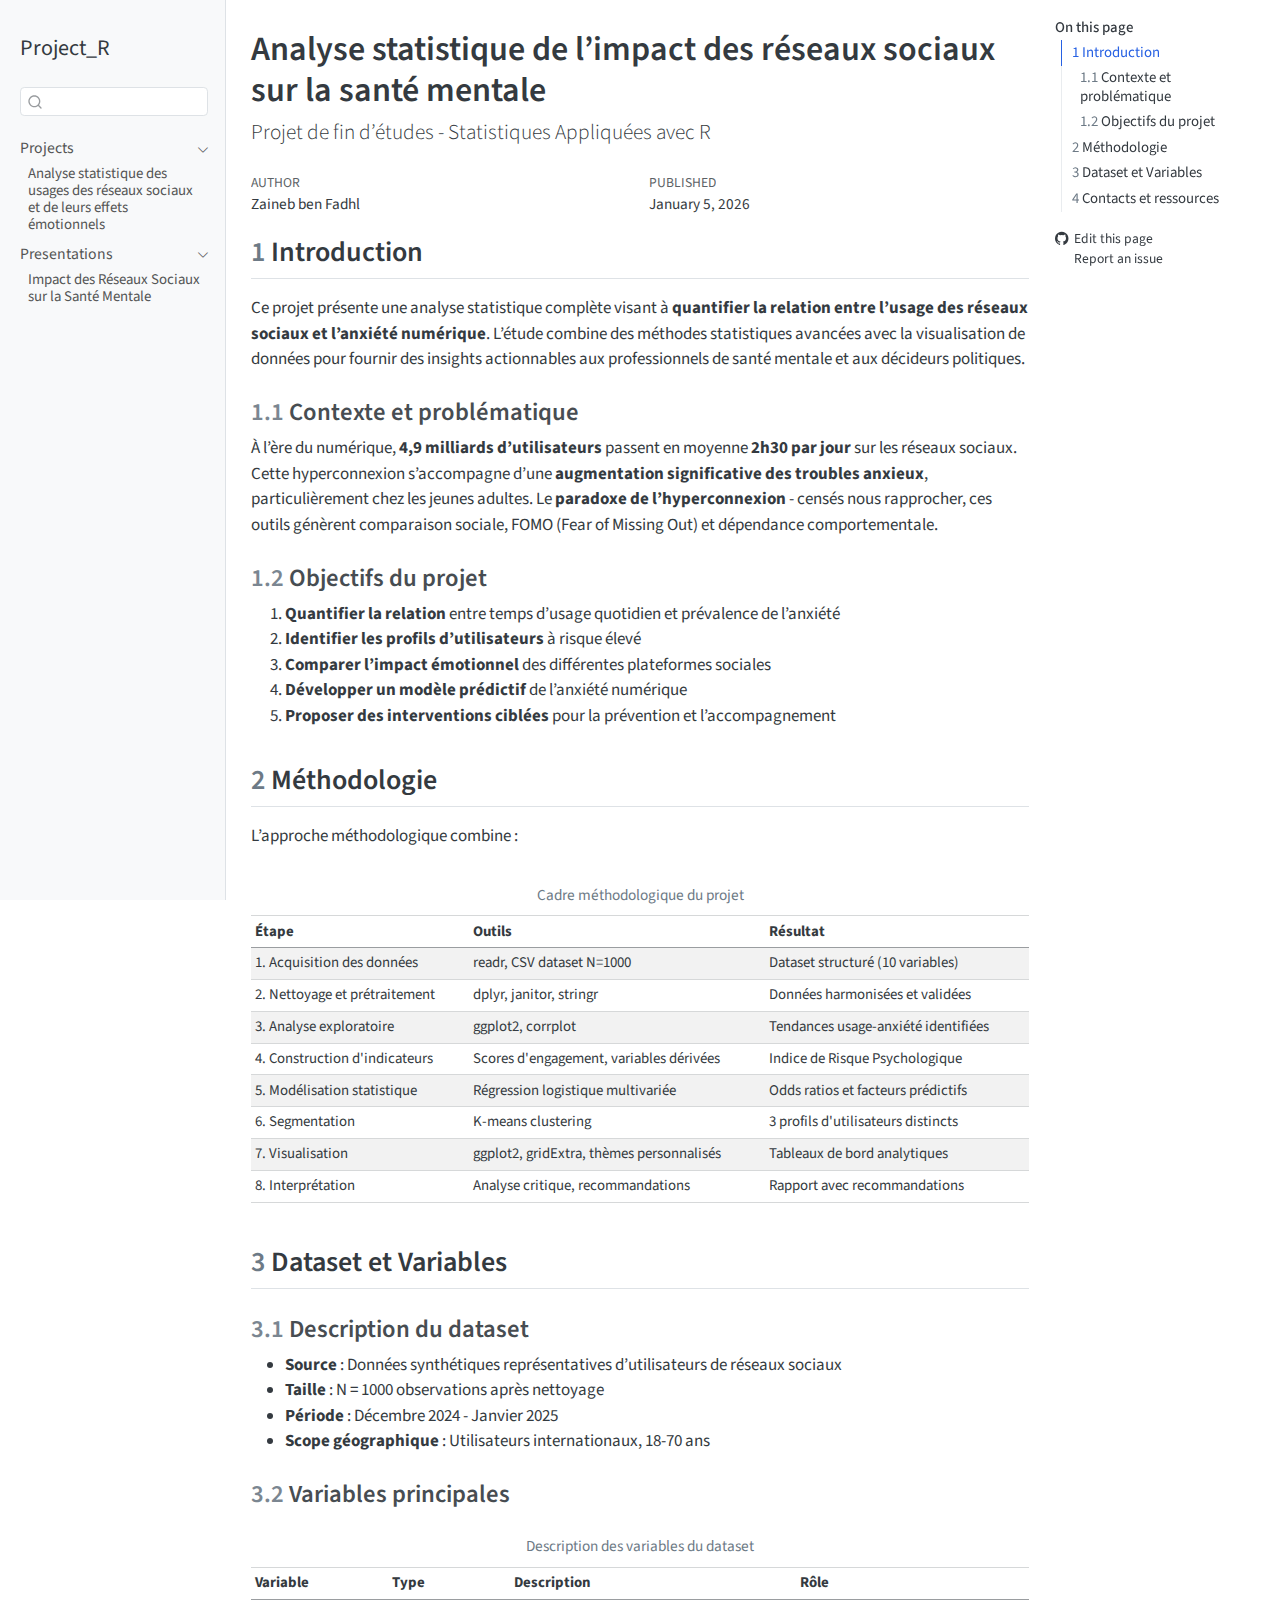
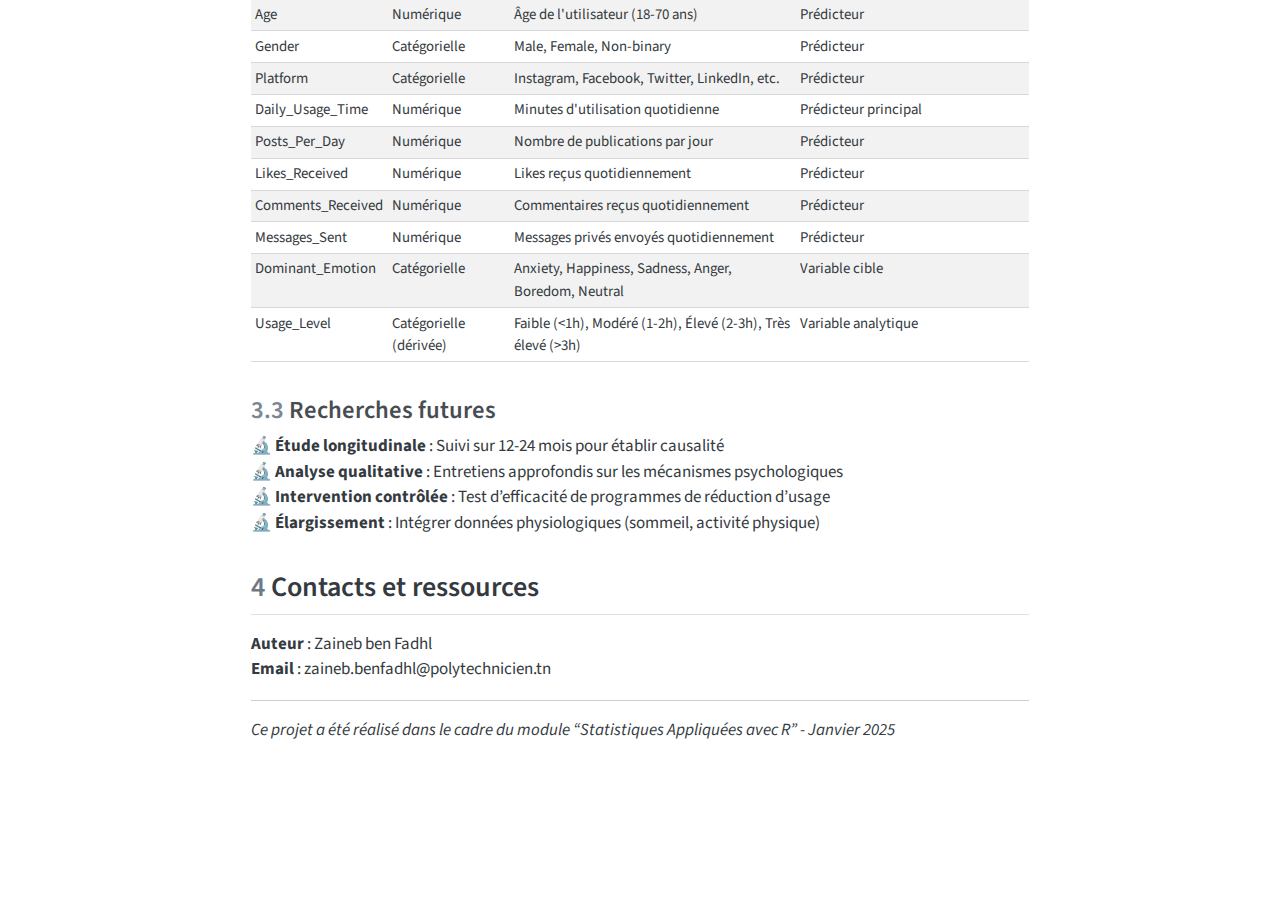
<file: index.html>
<!DOCTYPE html>
<html xmlns="http://www.w3.org/1999/xhtml" lang="en" xml:lang="en"><head>

<meta charset="utf-8">
<meta name="generator" content="quarto-1.8.26">

<meta name="viewport" content="width=device-width, initial-scale=1.0, user-scalable=yes">

<meta name="author" content="Zaineb ben Fadhl">
<meta name="dcterms.date" content="2026-01-05">

<title>Analyse statistique de l’impact des réseaux sociaux sur la santé mentale – Project_R</title>
<style>
code{white-space: pre-wrap;}
span.smallcaps{font-variant: small-caps;}
div.columns{display: flex; gap: min(4vw, 1.5em);}
div.column{flex: auto; overflow-x: auto;}
div.hanging-indent{margin-left: 1.5em; text-indent: -1.5em;}
ul.task-list{list-style: none;}
ul.task-list li input[type="checkbox"] {
  width: 0.8em;
  margin: 0 0.8em 0.2em -1em; /* quarto-specific, see https://github.com/quarto-dev/quarto-cli/issues/4556 */ 
  vertical-align: middle;
}
</style>


<script src="site_libs/quarto-nav/quarto-nav.js"></script>
<script src="site_libs/quarto-nav/headroom.min.js"></script>
<script src="site_libs/clipboard/clipboard.min.js"></script>
<script src="site_libs/quarto-search/autocomplete.umd.js"></script>
<script src="site_libs/quarto-search/fuse.min.js"></script>
<script src="site_libs/quarto-search/quarto-search.js"></script>
<meta name="quarto:offset" content="./">
<script src="site_libs/quarto-html/quarto.js" type="module"></script>
<script src="site_libs/quarto-html/tabsets/tabsets.js" type="module"></script>
<script src="site_libs/quarto-html/axe/axe-check.js" type="module"></script>
<script src="site_libs/quarto-html/popper.min.js"></script>
<script src="site_libs/quarto-html/tippy.umd.min.js"></script>
<script src="site_libs/quarto-html/anchor.min.js"></script>
<link href="site_libs/quarto-html/tippy.css" rel="stylesheet">
<link href="site_libs/quarto-html/quarto-syntax-highlighting-587c61ba64f3a5504c4d52d930310e48.css" rel="stylesheet" id="quarto-text-highlighting-styles">
<script src="site_libs/bootstrap/bootstrap.min.js"></script>
<link href="site_libs/bootstrap/bootstrap-icons.css" rel="stylesheet">
<link href="site_libs/bootstrap/bootstrap-448787667581206a8ee337d8d6bc6f89.min.css" rel="stylesheet" append-hash="true" id="quarto-bootstrap" data-mode="light">
<script id="quarto-search-options" type="application/json">{
  "location": "sidebar",
  "copy-button": false,
  "collapse-after": 3,
  "panel-placement": "start",
  "type": "textbox",
  "limit": 50,
  "keyboard-shortcut": [
    "f",
    "/",
    "s"
  ],
  "show-item-context": false,
  "language": {
    "search-no-results-text": "No results",
    "search-matching-documents-text": "matching documents",
    "search-copy-link-title": "Copy link to search",
    "search-hide-matches-text": "Hide additional matches",
    "search-more-match-text": "more match in this document",
    "search-more-matches-text": "more matches in this document",
    "search-clear-button-title": "Clear",
    "search-text-placeholder": "",
    "search-detached-cancel-button-title": "Cancel",
    "search-submit-button-title": "Submit",
    "search-label": "Search"
  }
}</script>
<script src="site_libs/kePrint-0.0.1/kePrint.js"></script>
<link href="site_libs/lightable-0.0.1/lightable.css" rel="stylesheet">


<link rel="stylesheet" href="thpe.css">
<link rel="stylesheet" href="styles.css">
</head>

<body class="nav-sidebar docked quarto-light">

<div id="quarto-search-results"></div>
  <header id="quarto-header" class="headroom fixed-top">
  <nav class="quarto-secondary-nav">
    <div class="container-fluid d-flex">
      <button type="button" class="quarto-btn-toggle btn" data-bs-toggle="collapse" role="button" data-bs-target=".quarto-sidebar-collapse-item" aria-controls="quarto-sidebar" aria-expanded="false" aria-label="Toggle sidebar navigation" onclick="if (window.quartoToggleHeadroom) { window.quartoToggleHeadroom(); }">
        <i class="bi bi-layout-text-sidebar-reverse"></i>
      </button>
        <nav class="quarto-page-breadcrumbs" aria-label="breadcrumb"><ol class="breadcrumb"><li class="breadcrumb-item">
      Project_R
      </li></ol></nav>
        <a class="flex-grow-1" role="navigation" data-bs-toggle="collapse" data-bs-target=".quarto-sidebar-collapse-item" aria-controls="quarto-sidebar" aria-expanded="false" aria-label="Toggle sidebar navigation" onclick="if (window.quartoToggleHeadroom) { window.quartoToggleHeadroom(); }">      
        </a>
      <button type="button" class="btn quarto-search-button" aria-label="Search" onclick="window.quartoOpenSearch();">
        <i class="bi bi-search"></i>
      </button>
    </div>
  </nav>
</header>
<!-- content -->
<div id="quarto-content" class="quarto-container page-columns page-rows-contents page-layout-article">
<!-- sidebar -->
  <nav id="quarto-sidebar" class="sidebar collapse collapse-horizontal quarto-sidebar-collapse-item sidebar-navigation docked overflow-auto">
    <div class="pt-lg-2 mt-2 text-left sidebar-header">
    <div class="sidebar-title mb-0 py-0">
      <a href="./">Project_R</a> 
    </div>
      </div>
        <div class="mt-2 flex-shrink-0 align-items-center">
        <div class="sidebar-search">
        <div id="quarto-search" class="" title="Search"></div>
        </div>
        </div>
    <div class="sidebar-menu-container"> 
    <ul class="list-unstyled mt-1">
        <li class="sidebar-item sidebar-item-section">
      <div class="sidebar-item-container"> 
            <a class="sidebar-item-text sidebar-link text-start" data-bs-toggle="collapse" data-bs-target="#quarto-sidebar-section-1" role="navigation" aria-expanded="true">
 <span class="menu-text">Projects</span></a>
          <a class="sidebar-item-toggle text-start" data-bs-toggle="collapse" data-bs-target="#quarto-sidebar-section-1" role="navigation" aria-expanded="true" aria-label="Toggle section">
            <i class="bi bi-chevron-right ms-2"></i>
          </a> 
      </div>
      <ul id="quarto-sidebar-section-1" class="collapse list-unstyled sidebar-section depth1 show">  
          <li class="sidebar-item">
  <div class="sidebar-item-container"> 
  <a href="./qmd/Project_R.html" class="sidebar-item-text sidebar-link">
 <span class="menu-text">Analyse statistique des usages des réseaux sociaux et de leurs effets émotionnels</span></a>
  </div>
</li>
      </ul>
  </li>
        <li class="sidebar-item sidebar-item-section">
      <div class="sidebar-item-container"> 
            <a class="sidebar-item-text sidebar-link text-start" data-bs-toggle="collapse" data-bs-target="#quarto-sidebar-section-2" role="navigation" aria-expanded="true">
 <span class="menu-text">Presentations</span></a>
          <a class="sidebar-item-toggle text-start" data-bs-toggle="collapse" data-bs-target="#quarto-sidebar-section-2" role="navigation" aria-expanded="true" aria-label="Toggle section">
            <i class="bi bi-chevron-right ms-2"></i>
          </a> 
      </div>
      <ul id="quarto-sidebar-section-2" class="collapse list-unstyled sidebar-section depth1 show">  
          <li class="sidebar-item">
  <div class="sidebar-item-container"> 
  <a href="./qmd/presentation.html" class="sidebar-item-text sidebar-link">
 <span class="menu-text">Impact des Réseaux Sociaux sur la Santé Mentale</span></a>
  </div>
</li>
      </ul>
  </li>
    </ul>
    </div>
</nav>
<div id="quarto-sidebar-glass" class="quarto-sidebar-collapse-item" data-bs-toggle="collapse" data-bs-target=".quarto-sidebar-collapse-item"></div>
<!-- margin-sidebar -->
    <div id="quarto-margin-sidebar" class="sidebar margin-sidebar">
        <nav id="TOC" role="doc-toc" class="toc-active">
    <h2 id="toc-title">On this page</h2>
   
  <ul>
  <li><a href="#introduction" id="toc-introduction" class="nav-link active" data-scroll-target="#introduction"><span class="header-section-number">1</span> Introduction</a>
  <ul class="collapse">
  <li><a href="#contexte-et-problématique" id="toc-contexte-et-problématique" class="nav-link" data-scroll-target="#contexte-et-problématique"><span class="header-section-number">1.1</span> Contexte et problématique</a></li>
  <li><a href="#objectifs-du-projet" id="toc-objectifs-du-projet" class="nav-link" data-scroll-target="#objectifs-du-projet"><span class="header-section-number">1.2</span> Objectifs du projet</a></li>
  </ul></li>
  <li><a href="#méthodologie" id="toc-méthodologie" class="nav-link" data-scroll-target="#méthodologie"><span class="header-section-number">2</span> Méthodologie</a></li>
  <li><a href="#dataset-et-variables" id="toc-dataset-et-variables" class="nav-link" data-scroll-target="#dataset-et-variables"><span class="header-section-number">3</span> Dataset et Variables</a>
  <ul class="collapse">
  <li><a href="#description-du-dataset" id="toc-description-du-dataset" class="nav-link" data-scroll-target="#description-du-dataset"><span class="header-section-number">3.1</span> Description du dataset</a></li>
  <li><a href="#variables-principales" id="toc-variables-principales" class="nav-link" data-scroll-target="#variables-principales"><span class="header-section-number">3.2</span> Variables principales</a></li>
  <li><a href="#recherches-futures" id="toc-recherches-futures" class="nav-link" data-scroll-target="#recherches-futures"><span class="header-section-number">3.3</span> Recherches futures</a></li>
  </ul></li>
  <li><a href="#contacts-et-ressources" id="toc-contacts-et-ressources" class="nav-link" data-scroll-target="#contacts-et-ressources"><span class="header-section-number">4</span> Contacts et ressources</a></li>
  </ul>
<div class="toc-actions"><ul><li><a href="https://github.com/zaineb-ben-fadhl/Project_R/edit/main/index.qmd" class="toc-action"><i class="bi bi-github"></i>Edit this page</a></li><li><a href="https://github.com/zaineb-ben-fadhl/Project_R/issues/new" class="toc-action"><i class="bi empty"></i>Report an issue</a></li></ul></div></nav>
    </div>
<!-- main -->
<main class="content" id="quarto-document-content">

<header id="title-block-header" class="quarto-title-block default">
<div class="quarto-title">
<h1 class="title">Analyse statistique de l’impact des réseaux sociaux sur la santé mentale</h1>
<p class="subtitle lead">Projet de fin d’études - Statistiques Appliquées avec R</p>
</div>



<div class="quarto-title-meta">

    <div>
    <div class="quarto-title-meta-heading">Author</div>
    <div class="quarto-title-meta-contents">
             <p>Zaineb ben Fadhl </p>
          </div>
  </div>
    
    <div>
    <div class="quarto-title-meta-heading">Published</div>
    <div class="quarto-title-meta-contents">
      <p class="date">January 5, 2026</p>
    </div>
  </div>
  
    
  </div>
  


</header>


<section id="introduction" class="level2" data-number="1">
<h2 data-number="1" class="anchored" data-anchor-id="introduction"><span class="header-section-number">1</span> Introduction</h2>
<p>Ce projet présente une analyse statistique complète visant à <strong>quantifier la relation entre l’usage des réseaux sociaux et l’anxiété numérique</strong>. L’étude combine des méthodes statistiques avancées avec la visualisation de données pour fournir des insights actionnables aux professionnels de santé mentale et aux décideurs politiques.</p>
<section id="contexte-et-problématique" class="level3" data-number="1.1">
<h3 data-number="1.1" class="anchored" data-anchor-id="contexte-et-problématique"><span class="header-section-number">1.1</span> Contexte et problématique</h3>
<p>À l’ère du numérique, <strong>4,9 milliards d’utilisateurs</strong> passent en moyenne <strong>2h30 par jour</strong> sur les réseaux sociaux. Cette hyperconnexion s’accompagne d’une <strong>augmentation significative des troubles anxieux</strong>, particulièrement chez les jeunes adultes. Le <strong>paradoxe de l’hyperconnexion</strong> - censés nous rapprocher, ces outils génèrent comparaison sociale, FOMO (Fear of Missing Out) et dépendance comportementale.</p>
</section>
<section id="objectifs-du-projet" class="level3" data-number="1.2">
<h3 data-number="1.2" class="anchored" data-anchor-id="objectifs-du-projet"><span class="header-section-number">1.2</span> Objectifs du projet</h3>
<ol type="1">
<li><strong>Quantifier la relation</strong> entre temps d’usage quotidien et prévalence de l’anxiété</li>
<li><strong>Identifier les profils d’utilisateurs</strong> à risque élevé</li>
<li><strong>Comparer l’impact émotionnel</strong> des différentes plateformes sociales</li>
<li><strong>Développer un modèle prédictif</strong> de l’anxiété numérique</li>
<li><strong>Proposer des interventions ciblées</strong> pour la prévention et l’accompagnement</li>
</ol>
</section>
</section>
<section id="méthodologie" class="level2" data-number="2">
<h2 data-number="2" class="anchored" data-anchor-id="méthodologie"><span class="header-section-number">2</span> Méthodologie</h2>
<p>L’approche méthodologique combine :</p>
<div class="cell">
<div class="cell-output-display">
<table class="table table-striped table-hover table-condensed caption-top table-sm small">
<caption>Cadre méthodologique du projet</caption>
<thead>
<tr class="header">
<th style="text-align: left;" data-quarto-table-cell-role="th">Étape</th>
<th style="text-align: left;" data-quarto-table-cell-role="th">Outils</th>
<th style="text-align: left;" data-quarto-table-cell-role="th">Résultat</th>
</tr>
</thead>
<tbody>
<tr class="odd">
<td style="text-align: left;">1. Acquisition des données</td>
<td style="text-align: left;">readr, CSV dataset N=1000</td>
<td style="text-align: left;">Dataset structuré (10 variables)</td>
</tr>
<tr class="even">
<td style="text-align: left;">2. Nettoyage et prétraitement</td>
<td style="text-align: left;">dplyr, janitor, stringr</td>
<td style="text-align: left;">Données harmonisées et validées</td>
</tr>
<tr class="odd">
<td style="text-align: left;">3. Analyse exploratoire</td>
<td style="text-align: left;">ggplot2, corrplot</td>
<td style="text-align: left;">Tendances usage-anxiété identifiées</td>
</tr>
<tr class="even">
<td style="text-align: left;">4. Construction d'indicateurs</td>
<td style="text-align: left;">Scores d'engagement, variables dérivées</td>
<td style="text-align: left;">Indice de Risque Psychologique</td>
</tr>
<tr class="odd">
<td style="text-align: left;">5. Modélisation statistique</td>
<td style="text-align: left;">Régression logistique multivariée</td>
<td style="text-align: left;">Odds ratios et facteurs prédictifs</td>
</tr>
<tr class="even">
<td style="text-align: left;">6. Segmentation</td>
<td style="text-align: left;">K-means clustering</td>
<td style="text-align: left;">3 profils d'utilisateurs distincts</td>
</tr>
<tr class="odd">
<td style="text-align: left;">7. Visualisation</td>
<td style="text-align: left;">ggplot2, gridExtra, thèmes personnalisés</td>
<td style="text-align: left;">Tableaux de bord analytiques</td>
</tr>
<tr class="even">
<td style="text-align: left;">8. Interprétation</td>
<td style="text-align: left;">Analyse critique, recommandations</td>
<td style="text-align: left;">Rapport avec recommandations</td>
</tr>
</tbody>
</table>
</div>
</div>
</section>
<section id="dataset-et-variables" class="level2" data-number="3">
<h2 data-number="3" class="anchored" data-anchor-id="dataset-et-variables"><span class="header-section-number">3</span> Dataset et Variables</h2>
<section id="description-du-dataset" class="level3" data-number="3.1">
<h3 data-number="3.1" class="anchored" data-anchor-id="description-du-dataset"><span class="header-section-number">3.1</span> Description du dataset</h3>
<ul>
<li><strong>Source</strong> : Données synthétiques représentatives d’utilisateurs de réseaux sociaux</li>
<li><strong>Taille</strong> : N = 1000 observations après nettoyage</li>
<li><strong>Période</strong> : Décembre 2024 - Janvier 2025</li>
<li><strong>Scope géographique</strong> : Utilisateurs internationaux, 18-70 ans</li>
</ul>
</section>
<section id="variables-principales" class="level3" data-number="3.2">
<h3 data-number="3.2" class="anchored" data-anchor-id="variables-principales"><span class="header-section-number">3.2</span> Variables principales</h3>
<div class="cell">
<div class="cell-output-display">
<table class="table table-striped table-hover table-condensed caption-top table-sm small">
<caption>Description des variables du dataset</caption>
<thead>
<tr class="header">
<th style="text-align: left;" data-quarto-table-cell-role="th">Variable</th>
<th style="text-align: left;" data-quarto-table-cell-role="th">Type</th>
<th style="text-align: left;" data-quarto-table-cell-role="th">Description</th>
<th style="text-align: left;" data-quarto-table-cell-role="th">Rôle</th>
</tr>
</thead>
<tbody>
<tr class="odd">
<td style="text-align: left;">Age</td>
<td style="text-align: left;">Numérique</td>
<td style="text-align: left;">Âge de l'utilisateur (18-70 ans)</td>
<td style="text-align: left; width: 30%;">Prédicteur</td>
</tr>
<tr class="even">
<td style="text-align: left;">Gender</td>
<td style="text-align: left;">Catégorielle</td>
<td style="text-align: left;">Male, Female, Non-binary</td>
<td style="text-align: left; width: 30%;">Prédicteur</td>
</tr>
<tr class="odd">
<td style="text-align: left;">Platform</td>
<td style="text-align: left;">Catégorielle</td>
<td style="text-align: left;">Instagram, Facebook, Twitter, LinkedIn, etc.</td>
<td style="text-align: left; width: 30%;">Prédicteur</td>
</tr>
<tr class="even">
<td style="text-align: left;">Daily_Usage_Time</td>
<td style="text-align: left;">Numérique</td>
<td style="text-align: left;">Minutes d'utilisation quotidienne</td>
<td style="text-align: left; width: 30%;">Prédicteur principal</td>
</tr>
<tr class="odd">
<td style="text-align: left;">Posts_Per_Day</td>
<td style="text-align: left;">Numérique</td>
<td style="text-align: left;">Nombre de publications par jour</td>
<td style="text-align: left; width: 30%;">Prédicteur</td>
</tr>
<tr class="even">
<td style="text-align: left;">Likes_Received</td>
<td style="text-align: left;">Numérique</td>
<td style="text-align: left;">Likes reçus quotidiennement</td>
<td style="text-align: left; width: 30%;">Prédicteur</td>
</tr>
<tr class="odd">
<td style="text-align: left;">Comments_Received</td>
<td style="text-align: left;">Numérique</td>
<td style="text-align: left;">Commentaires reçus quotidiennement</td>
<td style="text-align: left; width: 30%;">Prédicteur</td>
</tr>
<tr class="even">
<td style="text-align: left;">Messages_Sent</td>
<td style="text-align: left;">Numérique</td>
<td style="text-align: left;">Messages privés envoyés quotidiennement</td>
<td style="text-align: left; width: 30%;">Prédicteur</td>
</tr>
<tr class="odd">
<td style="text-align: left;">Dominant_Emotion</td>
<td style="text-align: left;">Catégorielle</td>
<td style="text-align: left;">Anxiety, Happiness, Sadness, Anger, Boredom, Neutral</td>
<td style="text-align: left; width: 30%;">Variable cible</td>
</tr>
<tr class="even">
<td style="text-align: left;">Usage_Level</td>
<td style="text-align: left;">Catégorielle (dérivée)</td>
<td style="text-align: left;">Faible (&lt;1h), Modéré (1-2h), Élevé (2-3h), Très élevé (&gt;3h)</td>
<td style="text-align: left; width: 30%;">Variable analytique</td>
</tr>
</tbody>
</table>
</div>
</div>
</section>
<section id="recherches-futures" class="level3" data-number="3.3">
<h3 data-number="3.3" class="anchored" data-anchor-id="recherches-futures"><span class="header-section-number">3.3</span> Recherches futures</h3>
<p>🔬 <strong>Étude longitudinale</strong> : Suivi sur 12-24 mois pour établir causalité<br>
🔬 <strong>Analyse qualitative</strong> : Entretiens approfondis sur les mécanismes psychologiques<br>
🔬 <strong>Intervention contrôlée</strong> : Test d’efficacité de programmes de réduction d’usage<br>
🔬 <strong>Élargissement</strong> : Intégrer données physiologiques (sommeil, activité physique)</p>
</section>
</section>
<section id="contacts-et-ressources" class="level2" data-number="4">
<h2 data-number="4" class="anchored" data-anchor-id="contacts-et-ressources"><span class="header-section-number">4</span> Contacts et ressources</h2>
<p><strong>Auteur</strong> : Zaineb ben Fadhl<br>
<strong>Email</strong> : zaineb.benfadhl@polytechnicien.tn</p>
<hr>
<p><em>Ce projet a été réalisé dans le cadre du module “Statistiques Appliquées avec R” - Janvier 2025</em></p>


</section>

</main> <!-- /main -->
<script id="quarto-html-after-body" type="application/javascript">
  window.document.addEventListener("DOMContentLoaded", function (event) {
    const icon = "";
    const anchorJS = new window.AnchorJS();
    anchorJS.options = {
      placement: 'right',
      icon: icon
    };
    anchorJS.add('.anchored');
    const isCodeAnnotation = (el) => {
      for (const clz of el.classList) {
        if (clz.startsWith('code-annotation-')) {                     
          return true;
        }
      }
      return false;
    }
    const onCopySuccess = function(e) {
      // button target
      const button = e.trigger;
      // don't keep focus
      button.blur();
      // flash "checked"
      button.classList.add('code-copy-button-checked');
      var currentTitle = button.getAttribute("title");
      button.setAttribute("title", "Copied!");
      let tooltip;
      if (window.bootstrap) {
        button.setAttribute("data-bs-toggle", "tooltip");
        button.setAttribute("data-bs-placement", "left");
        button.setAttribute("data-bs-title", "Copied!");
        tooltip = new bootstrap.Tooltip(button, 
          { trigger: "manual", 
            customClass: "code-copy-button-tooltip",
            offset: [0, -8]});
        tooltip.show();    
      }
      setTimeout(function() {
        if (tooltip) {
          tooltip.hide();
          button.removeAttribute("data-bs-title");
          button.removeAttribute("data-bs-toggle");
          button.removeAttribute("data-bs-placement");
        }
        button.setAttribute("title", currentTitle);
        button.classList.remove('code-copy-button-checked');
      }, 1000);
      // clear code selection
      e.clearSelection();
    }
    const getTextToCopy = function(trigger) {
      const outerScaffold = trigger.parentElement.cloneNode(true);
      const codeEl = outerScaffold.querySelector('code');
      for (const childEl of codeEl.children) {
        if (isCodeAnnotation(childEl)) {
          childEl.remove();
        }
      }
      return codeEl.innerText;
    }
    const clipboard = new window.ClipboardJS('.code-copy-button:not([data-in-quarto-modal])', {
      text: getTextToCopy
    });
    clipboard.on('success', onCopySuccess);
    if (window.document.getElementById('quarto-embedded-source-code-modal')) {
      const clipboardModal = new window.ClipboardJS('.code-copy-button[data-in-quarto-modal]', {
        text: getTextToCopy,
        container: window.document.getElementById('quarto-embedded-source-code-modal')
      });
      clipboardModal.on('success', onCopySuccess);
    }
      var localhostRegex = new RegExp(/^(?:http|https):\/\/localhost\:?[0-9]*\//);
      var mailtoRegex = new RegExp(/^mailto:/);
        var filterRegex = new RegExp("https:\/\/zaineb-ben-fadhl\.github\.io\/Project_R\/");
      var isInternal = (href) => {
          return filterRegex.test(href) || localhostRegex.test(href) || mailtoRegex.test(href);
      }
      // Inspect non-navigation links and adorn them if external
     var links = window.document.querySelectorAll('a[href]:not(.nav-link):not(.navbar-brand):not(.toc-action):not(.sidebar-link):not(.sidebar-item-toggle):not(.pagination-link):not(.no-external):not([aria-hidden]):not(.dropdown-item):not(.quarto-navigation-tool):not(.about-link)');
      for (var i=0; i<links.length; i++) {
        const link = links[i];
        if (!isInternal(link.href)) {
          // undo the damage that might have been done by quarto-nav.js in the case of
          // links that we want to consider external
          if (link.dataset.originalHref !== undefined) {
            link.href = link.dataset.originalHref;
          }
        }
      }
    function tippyHover(el, contentFn, onTriggerFn, onUntriggerFn) {
      const config = {
        allowHTML: true,
        maxWidth: 500,
        delay: 100,
        arrow: false,
        appendTo: function(el) {
            return el.parentElement;
        },
        interactive: true,
        interactiveBorder: 10,
        theme: 'quarto',
        placement: 'bottom-start',
      };
      if (contentFn) {
        config.content = contentFn;
      }
      if (onTriggerFn) {
        config.onTrigger = onTriggerFn;
      }
      if (onUntriggerFn) {
        config.onUntrigger = onUntriggerFn;
      }
      window.tippy(el, config); 
    }
    const noterefs = window.document.querySelectorAll('a[role="doc-noteref"]');
    for (var i=0; i<noterefs.length; i++) {
      const ref = noterefs[i];
      tippyHover(ref, function() {
        // use id or data attribute instead here
        let href = ref.getAttribute('data-footnote-href') || ref.getAttribute('href');
        try { href = new URL(href).hash; } catch {}
        const id = href.replace(/^#\/?/, "");
        const note = window.document.getElementById(id);
        if (note) {
          return note.innerHTML;
        } else {
          return "";
        }
      });
    }
    const xrefs = window.document.querySelectorAll('a.quarto-xref');
    const processXRef = (id, note) => {
      // Strip column container classes
      const stripColumnClz = (el) => {
        el.classList.remove("page-full", "page-columns");
        if (el.children) {
          for (const child of el.children) {
            stripColumnClz(child);
          }
        }
      }
      stripColumnClz(note)
      if (id === null || id.startsWith('sec-')) {
        // Special case sections, only their first couple elements
        const container = document.createElement("div");
        if (note.children && note.children.length > 2) {
          container.appendChild(note.children[0].cloneNode(true));
          for (let i = 1; i < note.children.length; i++) {
            const child = note.children[i];
            if (child.tagName === "P" && child.innerText === "") {
              continue;
            } else {
              container.appendChild(child.cloneNode(true));
              break;
            }
          }
          if (window.Quarto?.typesetMath) {
            window.Quarto.typesetMath(container);
          }
          return container.innerHTML
        } else {
          if (window.Quarto?.typesetMath) {
            window.Quarto.typesetMath(note);
          }
          return note.innerHTML;
        }
      } else {
        // Remove any anchor links if they are present
        const anchorLink = note.querySelector('a.anchorjs-link');
        if (anchorLink) {
          anchorLink.remove();
        }
        if (window.Quarto?.typesetMath) {
          window.Quarto.typesetMath(note);
        }
        if (note.classList.contains("callout")) {
          return note.outerHTML;
        } else {
          return note.innerHTML;
        }
      }
    }
    for (var i=0; i<xrefs.length; i++) {
      const xref = xrefs[i];
      tippyHover(xref, undefined, function(instance) {
        instance.disable();
        let url = xref.getAttribute('href');
        let hash = undefined; 
        if (url.startsWith('#')) {
          hash = url;
        } else {
          try { hash = new URL(url).hash; } catch {}
        }
        if (hash) {
          const id = hash.replace(/^#\/?/, "");
          const note = window.document.getElementById(id);
          if (note !== null) {
            try {
              const html = processXRef(id, note.cloneNode(true));
              instance.setContent(html);
            } finally {
              instance.enable();
              instance.show();
            }
          } else {
            // See if we can fetch this
            fetch(url.split('#')[0])
            .then(res => res.text())
            .then(html => {
              const parser = new DOMParser();
              const htmlDoc = parser.parseFromString(html, "text/html");
              const note = htmlDoc.getElementById(id);
              if (note !== null) {
                const html = processXRef(id, note);
                instance.setContent(html);
              } 
            }).finally(() => {
              instance.enable();
              instance.show();
            });
          }
        } else {
          // See if we can fetch a full url (with no hash to target)
          // This is a special case and we should probably do some content thinning / targeting
          fetch(url)
          .then(res => res.text())
          .then(html => {
            const parser = new DOMParser();
            const htmlDoc = parser.parseFromString(html, "text/html");
            const note = htmlDoc.querySelector('main.content');
            if (note !== null) {
              // This should only happen for chapter cross references
              // (since there is no id in the URL)
              // remove the first header
              if (note.children.length > 0 && note.children[0].tagName === "HEADER") {
                note.children[0].remove();
              }
              const html = processXRef(null, note);
              instance.setContent(html);
            } 
          }).finally(() => {
            instance.enable();
            instance.show();
          });
        }
      }, function(instance) {
      });
    }
        let selectedAnnoteEl;
        const selectorForAnnotation = ( cell, annotation) => {
          let cellAttr = 'data-code-cell="' + cell + '"';
          let lineAttr = 'data-code-annotation="' +  annotation + '"';
          const selector = 'span[' + cellAttr + '][' + lineAttr + ']';
          return selector;
        }
        const selectCodeLines = (annoteEl) => {
          const doc = window.document;
          const targetCell = annoteEl.getAttribute("data-target-cell");
          const targetAnnotation = annoteEl.getAttribute("data-target-annotation");
          const annoteSpan = window.document.querySelector(selectorForAnnotation(targetCell, targetAnnotation));
          const lines = annoteSpan.getAttribute("data-code-lines").split(",");
          const lineIds = lines.map((line) => {
            return targetCell + "-" + line;
          })
          let top = null;
          let height = null;
          let parent = null;
          if (lineIds.length > 0) {
              //compute the position of the single el (top and bottom and make a div)
              const el = window.document.getElementById(lineIds[0]);
              top = el.offsetTop;
              height = el.offsetHeight;
              parent = el.parentElement.parentElement;
            if (lineIds.length > 1) {
              const lastEl = window.document.getElementById(lineIds[lineIds.length - 1]);
              const bottom = lastEl.offsetTop + lastEl.offsetHeight;
              height = bottom - top;
            }
            if (top !== null && height !== null && parent !== null) {
              // cook up a div (if necessary) and position it 
              let div = window.document.getElementById("code-annotation-line-highlight");
              if (div === null) {
                div = window.document.createElement("div");
                div.setAttribute("id", "code-annotation-line-highlight");
                div.style.position = 'absolute';
                parent.appendChild(div);
              }
              div.style.top = top - 2 + "px";
              div.style.height = height + 4 + "px";
              div.style.left = 0;
              let gutterDiv = window.document.getElementById("code-annotation-line-highlight-gutter");
              if (gutterDiv === null) {
                gutterDiv = window.document.createElement("div");
                gutterDiv.setAttribute("id", "code-annotation-line-highlight-gutter");
                gutterDiv.style.position = 'absolute';
                const codeCell = window.document.getElementById(targetCell);
                const gutter = codeCell.querySelector('.code-annotation-gutter');
                gutter.appendChild(gutterDiv);
              }
              gutterDiv.style.top = top - 2 + "px";
              gutterDiv.style.height = height + 4 + "px";
            }
            selectedAnnoteEl = annoteEl;
          }
        };
        const unselectCodeLines = () => {
          const elementsIds = ["code-annotation-line-highlight", "code-annotation-line-highlight-gutter"];
          elementsIds.forEach((elId) => {
            const div = window.document.getElementById(elId);
            if (div) {
              div.remove();
            }
          });
          selectedAnnoteEl = undefined;
        };
          // Handle positioning of the toggle
      window.addEventListener(
        "resize",
        throttle(() => {
          elRect = undefined;
          if (selectedAnnoteEl) {
            selectCodeLines(selectedAnnoteEl);
          }
        }, 10)
      );
      function throttle(fn, ms) {
      let throttle = false;
      let timer;
        return (...args) => {
          if(!throttle) { // first call gets through
              fn.apply(this, args);
              throttle = true;
          } else { // all the others get throttled
              if(timer) clearTimeout(timer); // cancel #2
              timer = setTimeout(() => {
                fn.apply(this, args);
                timer = throttle = false;
              }, ms);
          }
        };
      }
        // Attach click handler to the DT
        const annoteDls = window.document.querySelectorAll('dt[data-target-cell]');
        for (const annoteDlNode of annoteDls) {
          annoteDlNode.addEventListener('click', (event) => {
            const clickedEl = event.target;
            if (clickedEl !== selectedAnnoteEl) {
              unselectCodeLines();
              const activeEl = window.document.querySelector('dt[data-target-cell].code-annotation-active');
              if (activeEl) {
                activeEl.classList.remove('code-annotation-active');
              }
              selectCodeLines(clickedEl);
              clickedEl.classList.add('code-annotation-active');
            } else {
              // Unselect the line
              unselectCodeLines();
              clickedEl.classList.remove('code-annotation-active');
            }
          });
        }
    const findCites = (el) => {
      const parentEl = el.parentElement;
      if (parentEl) {
        const cites = parentEl.dataset.cites;
        if (cites) {
          return {
            el,
            cites: cites.split(' ')
          };
        } else {
          return findCites(el.parentElement)
        }
      } else {
        return undefined;
      }
    };
    var bibliorefs = window.document.querySelectorAll('a[role="doc-biblioref"]');
    for (var i=0; i<bibliorefs.length; i++) {
      const ref = bibliorefs[i];
      const citeInfo = findCites(ref);
      if (citeInfo) {
        tippyHover(citeInfo.el, function() {
          var popup = window.document.createElement('div');
          citeInfo.cites.forEach(function(cite) {
            var citeDiv = window.document.createElement('div');
            citeDiv.classList.add('hanging-indent');
            citeDiv.classList.add('csl-entry');
            var biblioDiv = window.document.getElementById('ref-' + cite);
            if (biblioDiv) {
              citeDiv.innerHTML = biblioDiv.innerHTML;
            }
            popup.appendChild(citeDiv);
          });
          return popup.innerHTML;
        });
      }
    }
  });
  </script>
</div> <!-- /content -->




<footer class="footer"><div class="nav-footer"><div class="nav-footer-center"><div class="toc-actions d-sm-block d-md-none"><ul><li><a href="https://github.com/zaineb-ben-fadhl/Project_R/edit/main/index.qmd" class="toc-action"><i class="bi bi-github"></i>Edit this page</a></li><li><a href="https://github.com/zaineb-ben-fadhl/Project_R/issues/new" class="toc-action"><i class="bi empty"></i>Report an issue</a></li></ul></div></div></div></footer></body></html>
</file>
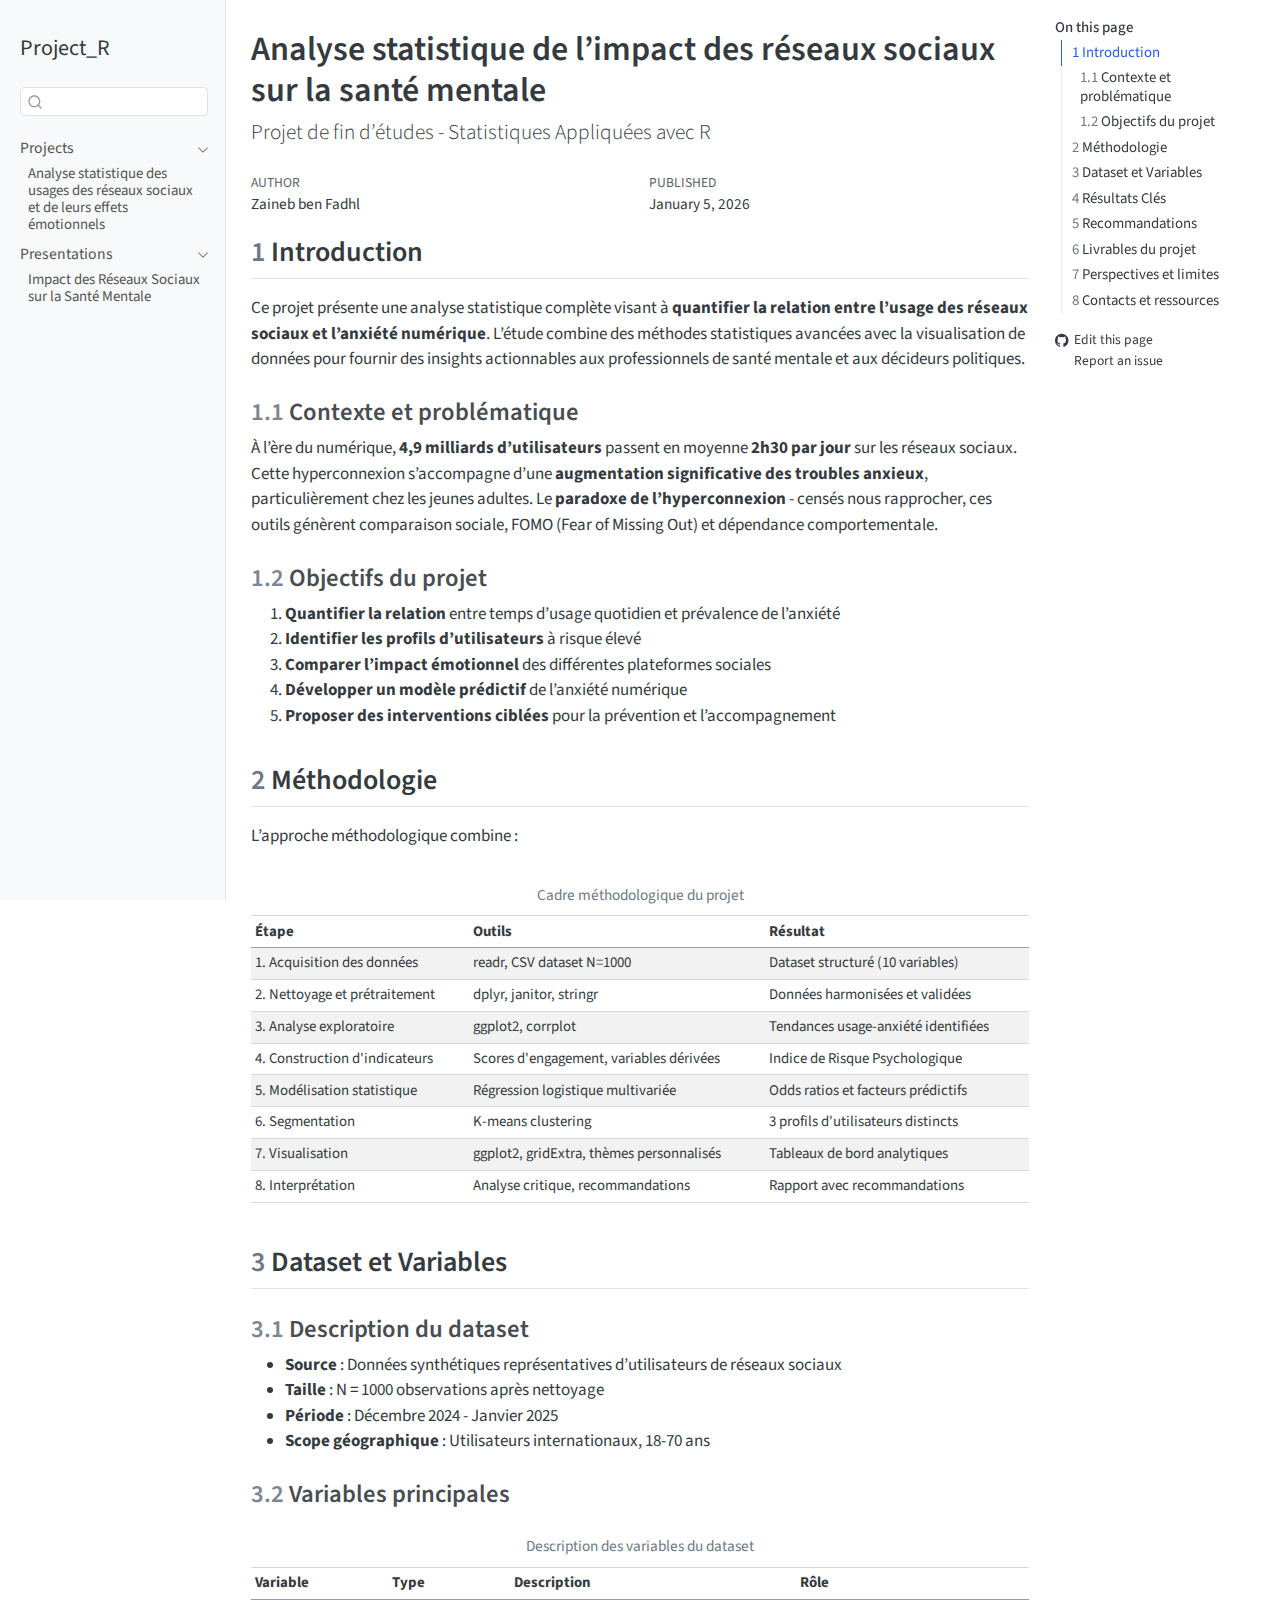
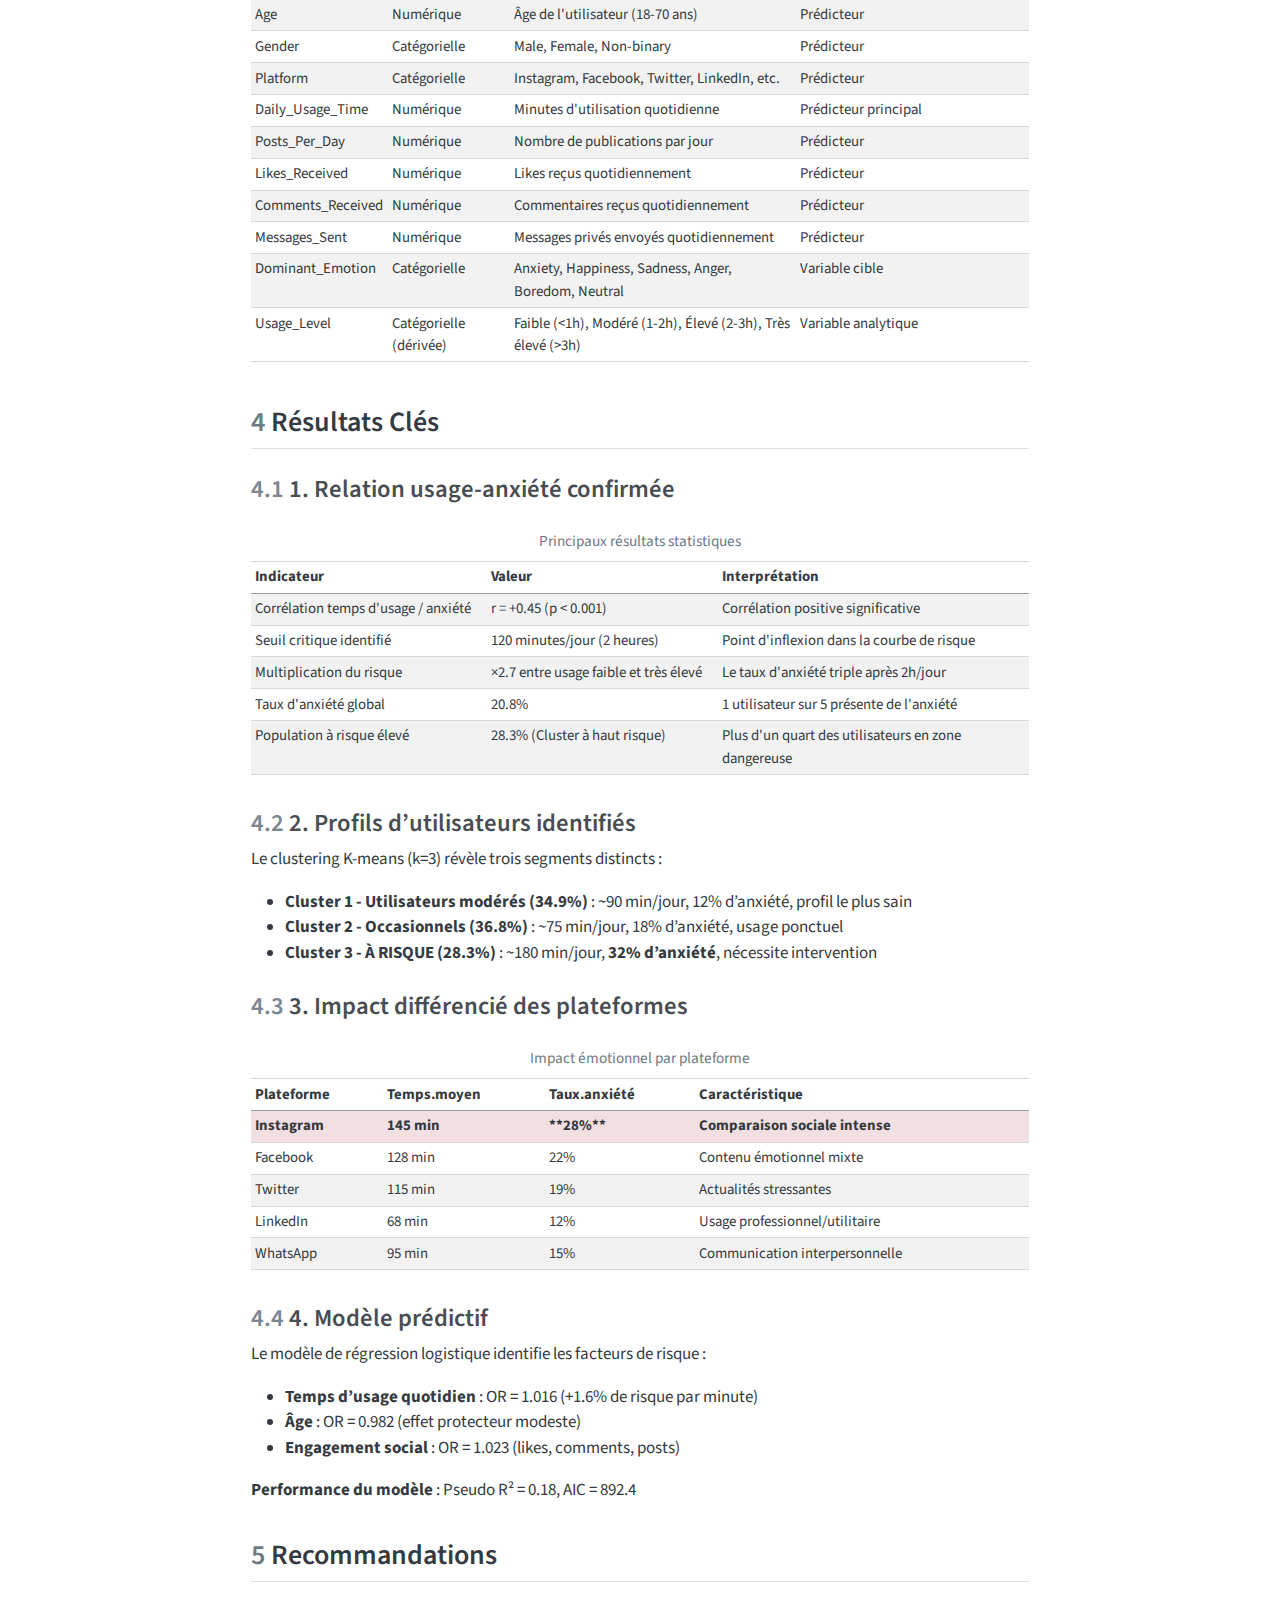
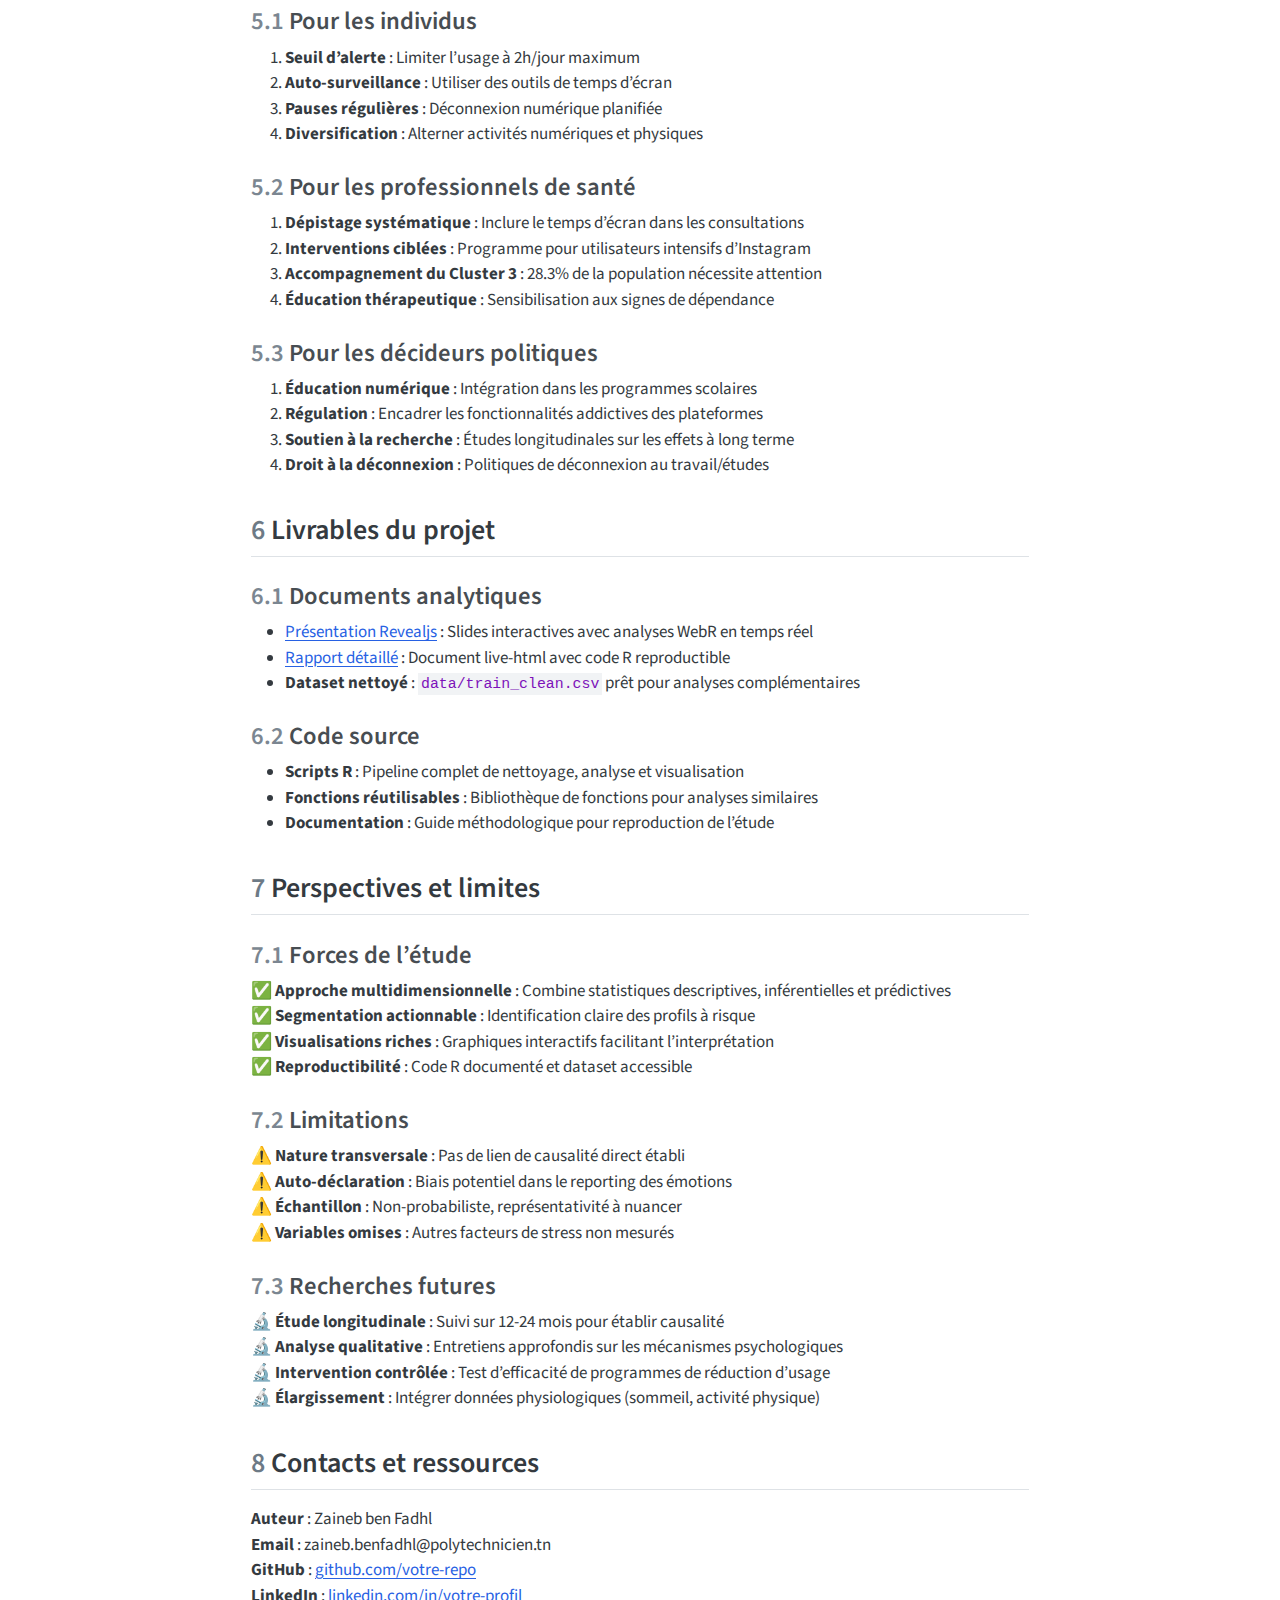
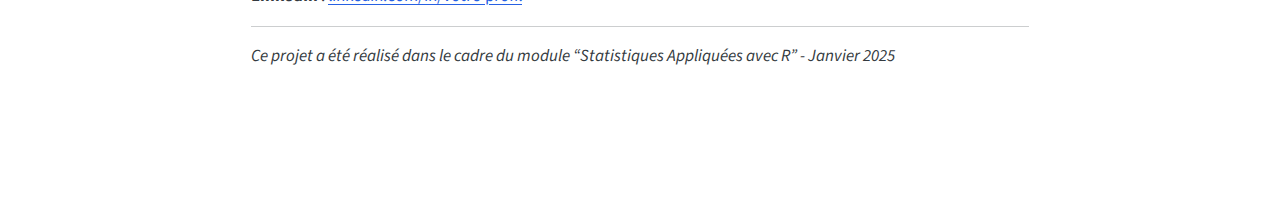
<file: docs/index.html>
<!DOCTYPE html>
<html xmlns="http://www.w3.org/1999/xhtml" lang="en" xml:lang="en"><head>

<meta charset="utf-8">
<meta name="generator" content="quarto-1.8.26">

<meta name="viewport" content="width=device-width, initial-scale=1.0, user-scalable=yes">

<meta name="author" content="Zaineb ben Fadhl">
<meta name="dcterms.date" content="2026-01-05">

<title>Analyse statistique de l’impact des réseaux sociaux sur la santé mentale – Project_R</title>
<style>
code{white-space: pre-wrap;}
span.smallcaps{font-variant: small-caps;}
div.columns{display: flex; gap: min(4vw, 1.5em);}
div.column{flex: auto; overflow-x: auto;}
div.hanging-indent{margin-left: 1.5em; text-indent: -1.5em;}
ul.task-list{list-style: none;}
ul.task-list li input[type="checkbox"] {
  width: 0.8em;
  margin: 0 0.8em 0.2em -1em; /* quarto-specific, see https://github.com/quarto-dev/quarto-cli/issues/4556 */ 
  vertical-align: middle;
}
</style>


<script src="site_libs/quarto-nav/quarto-nav.js"></script>
<script src="site_libs/quarto-nav/headroom.min.js"></script>
<script src="site_libs/clipboard/clipboard.min.js"></script>
<script src="site_libs/quarto-search/autocomplete.umd.js"></script>
<script src="site_libs/quarto-search/fuse.min.js"></script>
<script src="site_libs/quarto-search/quarto-search.js"></script>
<meta name="quarto:offset" content="./">
<script src="site_libs/quarto-html/quarto.js" type="module"></script>
<script src="site_libs/quarto-html/tabsets/tabsets.js" type="module"></script>
<script src="site_libs/quarto-html/axe/axe-check.js" type="module"></script>
<script src="site_libs/quarto-html/popper.min.js"></script>
<script src="site_libs/quarto-html/tippy.umd.min.js"></script>
<script src="site_libs/quarto-html/anchor.min.js"></script>
<link href="site_libs/quarto-html/tippy.css" rel="stylesheet">
<link href="site_libs/quarto-html/quarto-syntax-highlighting-587c61ba64f3a5504c4d52d930310e48.css" rel="stylesheet" id="quarto-text-highlighting-styles">
<script src="site_libs/bootstrap/bootstrap.min.js"></script>
<link href="site_libs/bootstrap/bootstrap-icons.css" rel="stylesheet">
<link href="site_libs/bootstrap/bootstrap-72c6edec9233c93ed9f8a4e260728ea8.min.css" rel="stylesheet" append-hash="true" id="quarto-bootstrap" data-mode="light">
<script id="quarto-search-options" type="application/json">{
  "location": "sidebar",
  "copy-button": false,
  "collapse-after": 3,
  "panel-placement": "start",
  "type": "textbox",
  "limit": 50,
  "keyboard-shortcut": [
    "f",
    "/",
    "s"
  ],
  "show-item-context": false,
  "language": {
    "search-no-results-text": "No results",
    "search-matching-documents-text": "matching documents",
    "search-copy-link-title": "Copy link to search",
    "search-hide-matches-text": "Hide additional matches",
    "search-more-match-text": "more match in this document",
    "search-more-matches-text": "more matches in this document",
    "search-clear-button-title": "Clear",
    "search-text-placeholder": "",
    "search-detached-cancel-button-title": "Cancel",
    "search-submit-button-title": "Submit",
    "search-label": "Search"
  }
}</script>
<script src="site_libs/kePrint-0.0.1/kePrint.js"></script>

<link href="site_libs/lightable-0.0.1/lightable.css" rel="stylesheet">



<link rel="stylesheet" href="thpe.css">
<link rel="stylesheet" href="styles.css">
</head>

<body class="nav-sidebar docked quarto-light">

<div id="quarto-search-results"></div>
  <header id="quarto-header" class="headroom fixed-top">
  <nav class="quarto-secondary-nav">
    <div class="container-fluid d-flex">
      <button type="button" class="quarto-btn-toggle btn" data-bs-toggle="collapse" role="button" data-bs-target=".quarto-sidebar-collapse-item" aria-controls="quarto-sidebar" aria-expanded="false" aria-label="Toggle sidebar navigation" onclick="if (window.quartoToggleHeadroom) { window.quartoToggleHeadroom(); }">
        <i class="bi bi-layout-text-sidebar-reverse"></i>
      </button>
        <nav class="quarto-page-breadcrumbs" aria-label="breadcrumb"><ol class="breadcrumb"><li class="breadcrumb-item">
      Project_R
      </li></ol></nav>
        <a class="flex-grow-1" role="navigation" data-bs-toggle="collapse" data-bs-target=".quarto-sidebar-collapse-item" aria-controls="quarto-sidebar" aria-expanded="false" aria-label="Toggle sidebar navigation" onclick="if (window.quartoToggleHeadroom) { window.quartoToggleHeadroom(); }">      
        </a>
      <button type="button" class="btn quarto-search-button" aria-label="Search" onclick="window.quartoOpenSearch();">
        <i class="bi bi-search"></i>
      </button>
    </div>
  </nav>
</header>
<!-- content -->
<div id="quarto-content" class="quarto-container page-columns page-rows-contents page-layout-article">
<!-- sidebar -->
  <nav id="quarto-sidebar" class="sidebar collapse collapse-horizontal quarto-sidebar-collapse-item sidebar-navigation docked overflow-auto">
    <div class="pt-lg-2 mt-2 text-left sidebar-header">
    <div class="sidebar-title mb-0 py-0">
      <a href="./">Project_R</a> 
    </div>
      </div>
        <div class="mt-2 flex-shrink-0 align-items-center">
        <div class="sidebar-search">
        <div id="quarto-search" class="" title="Search"></div>
        </div>
        </div>
    <div class="sidebar-menu-container"> 
    <ul class="list-unstyled mt-1">
        <li class="sidebar-item sidebar-item-section">
      <div class="sidebar-item-container"> 
            <a class="sidebar-item-text sidebar-link text-start" data-bs-toggle="collapse" data-bs-target="#quarto-sidebar-section-1" role="navigation" aria-expanded="true">
 <span class="menu-text">Projects</span></a>
          <a class="sidebar-item-toggle text-start" data-bs-toggle="collapse" data-bs-target="#quarto-sidebar-section-1" role="navigation" aria-expanded="true" aria-label="Toggle section">
            <i class="bi bi-chevron-right ms-2"></i>
          </a> 
      </div>
      <ul id="quarto-sidebar-section-1" class="collapse list-unstyled sidebar-section depth1 show">  
          <li class="sidebar-item">
  <div class="sidebar-item-container"> 
  <a href="./qmd/Project_R.html" class="sidebar-item-text sidebar-link">
 <span class="menu-text">Analyse statistique des usages des réseaux sociaux et de leurs effets émotionnels</span></a>
  </div>
</li>
      </ul>
  </li>
        <li class="sidebar-item sidebar-item-section">
      <div class="sidebar-item-container"> 
            <a class="sidebar-item-text sidebar-link text-start" data-bs-toggle="collapse" data-bs-target="#quarto-sidebar-section-2" role="navigation" aria-expanded="true">
 <span class="menu-text">Presentations</span></a>
          <a class="sidebar-item-toggle text-start" data-bs-toggle="collapse" data-bs-target="#quarto-sidebar-section-2" role="navigation" aria-expanded="true" aria-label="Toggle section">
            <i class="bi bi-chevron-right ms-2"></i>
          </a> 
      </div>
      <ul id="quarto-sidebar-section-2" class="collapse list-unstyled sidebar-section depth1 show">  
          <li class="sidebar-item">
  <div class="sidebar-item-container"> 
  <a href="./qmd/presentation.html" class="sidebar-item-text sidebar-link">
 <span class="menu-text">Impact des Réseaux Sociaux sur la Santé Mentale</span></a>
  </div>
</li>
      </ul>
  </li>
    </ul>
    </div>
</nav>
<div id="quarto-sidebar-glass" class="quarto-sidebar-collapse-item" data-bs-toggle="collapse" data-bs-target=".quarto-sidebar-collapse-item"></div>
<!-- margin-sidebar -->
    <div id="quarto-margin-sidebar" class="sidebar margin-sidebar">
        <nav id="TOC" role="doc-toc" class="toc-active">
    <h2 id="toc-title">On this page</h2>
   
  <ul>
  <li><a href="#introduction" id="toc-introduction" class="nav-link active" data-scroll-target="#introduction"><span class="header-section-number">1</span> Introduction</a>
  <ul class="collapse">
  <li><a href="#contexte-et-problématique" id="toc-contexte-et-problématique" class="nav-link" data-scroll-target="#contexte-et-problématique"><span class="header-section-number">1.1</span> Contexte et problématique</a></li>
  <li><a href="#objectifs-du-projet" id="toc-objectifs-du-projet" class="nav-link" data-scroll-target="#objectifs-du-projet"><span class="header-section-number">1.2</span> Objectifs du projet</a></li>
  </ul></li>
  <li><a href="#méthodologie" id="toc-méthodologie" class="nav-link" data-scroll-target="#méthodologie"><span class="header-section-number">2</span> Méthodologie</a></li>
  <li><a href="#dataset-et-variables" id="toc-dataset-et-variables" class="nav-link" data-scroll-target="#dataset-et-variables"><span class="header-section-number">3</span> Dataset et Variables</a>
  <ul class="collapse">
  <li><a href="#description-du-dataset" id="toc-description-du-dataset" class="nav-link" data-scroll-target="#description-du-dataset"><span class="header-section-number">3.1</span> Description du dataset</a></li>
  <li><a href="#variables-principales" id="toc-variables-principales" class="nav-link" data-scroll-target="#variables-principales"><span class="header-section-number">3.2</span> Variables principales</a></li>
  </ul></li>
  <li><a href="#résultats-clés" id="toc-résultats-clés" class="nav-link" data-scroll-target="#résultats-clés"><span class="header-section-number">4</span> Résultats Clés</a>
  <ul class="collapse">
  <li><a href="#relation-usage-anxiété-confirmée" id="toc-relation-usage-anxiété-confirmée" class="nav-link" data-scroll-target="#relation-usage-anxiété-confirmée"><span class="header-section-number">4.1</span> 1. Relation usage-anxiété confirmée</a></li>
  <li><a href="#profils-dutilisateurs-identifiés" id="toc-profils-dutilisateurs-identifiés" class="nav-link" data-scroll-target="#profils-dutilisateurs-identifiés"><span class="header-section-number">4.2</span> 2. Profils d’utilisateurs identifiés</a></li>
  <li><a href="#impact-différencié-des-plateformes" id="toc-impact-différencié-des-plateformes" class="nav-link" data-scroll-target="#impact-différencié-des-plateformes"><span class="header-section-number">4.3</span> 3. Impact différencié des plateformes</a></li>
  <li><a href="#modèle-prédictif" id="toc-modèle-prédictif" class="nav-link" data-scroll-target="#modèle-prédictif"><span class="header-section-number">4.4</span> 4. Modèle prédictif</a></li>
  </ul></li>
  <li><a href="#recommandations" id="toc-recommandations" class="nav-link" data-scroll-target="#recommandations"><span class="header-section-number">5</span> Recommandations</a>
  <ul class="collapse">
  <li><a href="#pour-les-individus" id="toc-pour-les-individus" class="nav-link" data-scroll-target="#pour-les-individus"><span class="header-section-number">5.1</span> Pour les individus</a></li>
  <li><a href="#pour-les-professionnels-de-santé" id="toc-pour-les-professionnels-de-santé" class="nav-link" data-scroll-target="#pour-les-professionnels-de-santé"><span class="header-section-number">5.2</span> Pour les professionnels de santé</a></li>
  <li><a href="#pour-les-décideurs-politiques" id="toc-pour-les-décideurs-politiques" class="nav-link" data-scroll-target="#pour-les-décideurs-politiques"><span class="header-section-number">5.3</span> Pour les décideurs politiques</a></li>
  </ul></li>
  <li><a href="#livrables-du-projet" id="toc-livrables-du-projet" class="nav-link" data-scroll-target="#livrables-du-projet"><span class="header-section-number">6</span> Livrables du projet</a>
  <ul class="collapse">
  <li><a href="#documents-analytiques" id="toc-documents-analytiques" class="nav-link" data-scroll-target="#documents-analytiques"><span class="header-section-number">6.1</span> Documents analytiques</a></li>
  <li><a href="#code-source" id="toc-code-source" class="nav-link" data-scroll-target="#code-source"><span class="header-section-number">6.2</span> Code source</a></li>
  </ul></li>
  <li><a href="#perspectives-et-limites" id="toc-perspectives-et-limites" class="nav-link" data-scroll-target="#perspectives-et-limites"><span class="header-section-number">7</span> Perspectives et limites</a>
  <ul class="collapse">
  <li><a href="#forces-de-létude" id="toc-forces-de-létude" class="nav-link" data-scroll-target="#forces-de-létude"><span class="header-section-number">7.1</span> Forces de l’étude</a></li>
  <li><a href="#limitations" id="toc-limitations" class="nav-link" data-scroll-target="#limitations"><span class="header-section-number">7.2</span> Limitations</a></li>
  <li><a href="#recherches-futures" id="toc-recherches-futures" class="nav-link" data-scroll-target="#recherches-futures"><span class="header-section-number">7.3</span> Recherches futures</a></li>
  </ul></li>
  <li><a href="#contacts-et-ressources" id="toc-contacts-et-ressources" class="nav-link" data-scroll-target="#contacts-et-ressources"><span class="header-section-number">8</span> Contacts et ressources</a></li>
  </ul>
<div class="toc-actions"><ul><li><a href="https://github.com/zaineb-ben-fadhl/Project_R/edit/main/index.qmd" class="toc-action"><i class="bi bi-github"></i>Edit this page</a></li><li><a href="https://github.com/zaineb-ben-fadhl/Project_R/issues/new" class="toc-action"><i class="bi empty"></i>Report an issue</a></li></ul></div></nav>
    </div>
<!-- main -->
<main class="content" id="quarto-document-content">

<header id="title-block-header" class="quarto-title-block default">
<div class="quarto-title">
<h1 class="title">Analyse statistique de l’impact des réseaux sociaux sur la santé mentale</h1>
<p class="subtitle lead">Projet de fin d’études - Statistiques Appliquées avec R</p>
</div>



<div class="quarto-title-meta">

    <div>
    <div class="quarto-title-meta-heading">Author</div>
    <div class="quarto-title-meta-contents">
             <p>Zaineb ben Fadhl </p>
          </div>
  </div>
    
    <div>
    <div class="quarto-title-meta-heading">Published</div>
    <div class="quarto-title-meta-contents">
      <p class="date">January 5, 2026</p>
    </div>
  </div>
  
    
  </div>
  


</header>


<section id="introduction" class="level2" data-number="1">
<h2 data-number="1" class="anchored" data-anchor-id="introduction"><span class="header-section-number">1</span> Introduction</h2>
<p>Ce projet présente une analyse statistique complète visant à <strong>quantifier la relation entre l’usage des réseaux sociaux et l’anxiété numérique</strong>. L’étude combine des méthodes statistiques avancées avec la visualisation de données pour fournir des insights actionnables aux professionnels de santé mentale et aux décideurs politiques.</p>
<section id="contexte-et-problématique" class="level3" data-number="1.1">
<h3 data-number="1.1" class="anchored" data-anchor-id="contexte-et-problématique"><span class="header-section-number">1.1</span> Contexte et problématique</h3>
<p>À l’ère du numérique, <strong>4,9 milliards d’utilisateurs</strong> passent en moyenne <strong>2h30 par jour</strong> sur les réseaux sociaux. Cette hyperconnexion s’accompagne d’une <strong>augmentation significative des troubles anxieux</strong>, particulièrement chez les jeunes adultes. Le <strong>paradoxe de l’hyperconnexion</strong> - censés nous rapprocher, ces outils génèrent comparaison sociale, FOMO (Fear of Missing Out) et dépendance comportementale.</p>
</section>
<section id="objectifs-du-projet" class="level3" data-number="1.2">
<h3 data-number="1.2" class="anchored" data-anchor-id="objectifs-du-projet"><span class="header-section-number">1.2</span> Objectifs du projet</h3>
<ol type="1">
<li><strong>Quantifier la relation</strong> entre temps d’usage quotidien et prévalence de l’anxiété</li>
<li><strong>Identifier les profils d’utilisateurs</strong> à risque élevé</li>
<li><strong>Comparer l’impact émotionnel</strong> des différentes plateformes sociales</li>
<li><strong>Développer un modèle prédictif</strong> de l’anxiété numérique</li>
<li><strong>Proposer des interventions ciblées</strong> pour la prévention et l’accompagnement</li>
</ol>
</section>
</section>
<section id="méthodologie" class="level2" data-number="2">
<h2 data-number="2" class="anchored" data-anchor-id="méthodologie"><span class="header-section-number">2</span> Méthodologie</h2>
<p>L’approche méthodologique combine :</p>
<div class="cell">
<div class="cell-output-display">
<table class="table table-striped table-hover table-condensed caption-top table-sm small">
<caption>Cadre méthodologique du projet</caption>
<thead>
<tr class="header">
<th style="text-align: left;" data-quarto-table-cell-role="th">Étape</th>
<th style="text-align: left;" data-quarto-table-cell-role="th">Outils</th>
<th style="text-align: left;" data-quarto-table-cell-role="th">Résultat</th>
</tr>
</thead>
<tbody>
<tr class="odd">
<td style="text-align: left;">1. Acquisition des données</td>
<td style="text-align: left;">readr, CSV dataset N=1000</td>
<td style="text-align: left;">Dataset structuré (10 variables)</td>
</tr>
<tr class="even">
<td style="text-align: left;">2. Nettoyage et prétraitement</td>
<td style="text-align: left;">dplyr, janitor, stringr</td>
<td style="text-align: left;">Données harmonisées et validées</td>
</tr>
<tr class="odd">
<td style="text-align: left;">3. Analyse exploratoire</td>
<td style="text-align: left;">ggplot2, corrplot</td>
<td style="text-align: left;">Tendances usage-anxiété identifiées</td>
</tr>
<tr class="even">
<td style="text-align: left;">4. Construction d'indicateurs</td>
<td style="text-align: left;">Scores d'engagement, variables dérivées</td>
<td style="text-align: left;">Indice de Risque Psychologique</td>
</tr>
<tr class="odd">
<td style="text-align: left;">5. Modélisation statistique</td>
<td style="text-align: left;">Régression logistique multivariée</td>
<td style="text-align: left;">Odds ratios et facteurs prédictifs</td>
</tr>
<tr class="even">
<td style="text-align: left;">6. Segmentation</td>
<td style="text-align: left;">K-means clustering</td>
<td style="text-align: left;">3 profils d'utilisateurs distincts</td>
</tr>
<tr class="odd">
<td style="text-align: left;">7. Visualisation</td>
<td style="text-align: left;">ggplot2, gridExtra, thèmes personnalisés</td>
<td style="text-align: left;">Tableaux de bord analytiques</td>
</tr>
<tr class="even">
<td style="text-align: left;">8. Interprétation</td>
<td style="text-align: left;">Analyse critique, recommandations</td>
<td style="text-align: left;">Rapport avec recommandations</td>
</tr>
</tbody>
</table>
</div>
</div>
</section>
<section id="dataset-et-variables" class="level2" data-number="3">
<h2 data-number="3" class="anchored" data-anchor-id="dataset-et-variables"><span class="header-section-number">3</span> Dataset et Variables</h2>
<section id="description-du-dataset" class="level3" data-number="3.1">
<h3 data-number="3.1" class="anchored" data-anchor-id="description-du-dataset"><span class="header-section-number">3.1</span> Description du dataset</h3>
<ul>
<li><strong>Source</strong> : Données synthétiques représentatives d’utilisateurs de réseaux sociaux</li>
<li><strong>Taille</strong> : N = 1000 observations après nettoyage</li>
<li><strong>Période</strong> : Décembre 2024 - Janvier 2025</li>
<li><strong>Scope géographique</strong> : Utilisateurs internationaux, 18-70 ans</li>
</ul>
</section>
<section id="variables-principales" class="level3" data-number="3.2">
<h3 data-number="3.2" class="anchored" data-anchor-id="variables-principales"><span class="header-section-number">3.2</span> Variables principales</h3>
<div class="cell">
<div class="cell-output-display">
<table class="table table-striped table-hover table-condensed caption-top table-sm small">
<caption>Description des variables du dataset</caption>
<thead>
<tr class="header">
<th style="text-align: left;" data-quarto-table-cell-role="th">Variable</th>
<th style="text-align: left;" data-quarto-table-cell-role="th">Type</th>
<th style="text-align: left;" data-quarto-table-cell-role="th">Description</th>
<th style="text-align: left;" data-quarto-table-cell-role="th">Rôle</th>
</tr>
</thead>
<tbody>
<tr class="odd">
<td style="text-align: left;">Age</td>
<td style="text-align: left;">Numérique</td>
<td style="text-align: left;">Âge de l'utilisateur (18-70 ans)</td>
<td style="text-align: left; width: 30%;">Prédicteur</td>
</tr>
<tr class="even">
<td style="text-align: left;">Gender</td>
<td style="text-align: left;">Catégorielle</td>
<td style="text-align: left;">Male, Female, Non-binary</td>
<td style="text-align: left; width: 30%;">Prédicteur</td>
</tr>
<tr class="odd">
<td style="text-align: left;">Platform</td>
<td style="text-align: left;">Catégorielle</td>
<td style="text-align: left;">Instagram, Facebook, Twitter, LinkedIn, etc.</td>
<td style="text-align: left; width: 30%;">Prédicteur</td>
</tr>
<tr class="even">
<td style="text-align: left;">Daily_Usage_Time</td>
<td style="text-align: left;">Numérique</td>
<td style="text-align: left;">Minutes d'utilisation quotidienne</td>
<td style="text-align: left; width: 30%;">Prédicteur principal</td>
</tr>
<tr class="odd">
<td style="text-align: left;">Posts_Per_Day</td>
<td style="text-align: left;">Numérique</td>
<td style="text-align: left;">Nombre de publications par jour</td>
<td style="text-align: left; width: 30%;">Prédicteur</td>
</tr>
<tr class="even">
<td style="text-align: left;">Likes_Received</td>
<td style="text-align: left;">Numérique</td>
<td style="text-align: left;">Likes reçus quotidiennement</td>
<td style="text-align: left; width: 30%;">Prédicteur</td>
</tr>
<tr class="odd">
<td style="text-align: left;">Comments_Received</td>
<td style="text-align: left;">Numérique</td>
<td style="text-align: left;">Commentaires reçus quotidiennement</td>
<td style="text-align: left; width: 30%;">Prédicteur</td>
</tr>
<tr class="even">
<td style="text-align: left;">Messages_Sent</td>
<td style="text-align: left;">Numérique</td>
<td style="text-align: left;">Messages privés envoyés quotidiennement</td>
<td style="text-align: left; width: 30%;">Prédicteur</td>
</tr>
<tr class="odd">
<td style="text-align: left;">Dominant_Emotion</td>
<td style="text-align: left;">Catégorielle</td>
<td style="text-align: left;">Anxiety, Happiness, Sadness, Anger, Boredom, Neutral</td>
<td style="text-align: left; width: 30%;">Variable cible</td>
</tr>
<tr class="even">
<td style="text-align: left;">Usage_Level</td>
<td style="text-align: left;">Catégorielle (dérivée)</td>
<td style="text-align: left;">Faible (&lt;1h), Modéré (1-2h), Élevé (2-3h), Très élevé (&gt;3h)</td>
<td style="text-align: left; width: 30%;">Variable analytique</td>
</tr>
</tbody>
</table>
</div>
</div>
</section>
</section>
<section id="résultats-clés" class="level2" data-number="4">
<h2 data-number="4" class="anchored" data-anchor-id="résultats-clés"><span class="header-section-number">4</span> Résultats Clés</h2>
<section id="relation-usage-anxiété-confirmée" class="level3" data-number="4.1">
<h3 data-number="4.1" class="anchored" data-anchor-id="relation-usage-anxiété-confirmée"><span class="header-section-number">4.1</span> 1. Relation usage-anxiété confirmée</h3>
<div class="cell">
<div class="cell-output-display">
<table class="table table-striped table-hover table-condensed caption-top table-sm small">
<caption>Principaux résultats statistiques</caption>
<thead>
<tr class="header">
<th style="text-align: left;" data-quarto-table-cell-role="th">Indicateur</th>
<th style="text-align: left;" data-quarto-table-cell-role="th">Valeur</th>
<th style="text-align: left;" data-quarto-table-cell-role="th">Interprétation</th>
</tr>
</thead>
<tbody>
<tr class="odd">
<td style="text-align: left;">Corrélation temps d'usage / anxiété</td>
<td style="text-align: left;">r = +0.45 (p &lt; 0.001)</td>
<td style="text-align: left; width: 40%;">Corrélation positive significative</td>
</tr>
<tr class="even">
<td style="text-align: left;">Seuil critique identifié</td>
<td style="text-align: left;">120 minutes/jour (2 heures)</td>
<td style="text-align: left; width: 40%;">Point d'inflexion dans la courbe de risque</td>
</tr>
<tr class="odd">
<td style="text-align: left;">Multiplication du risque</td>
<td style="text-align: left;">×2.7 entre usage faible et très élevé</td>
<td style="text-align: left; width: 40%;">Le taux d'anxiété triple après 2h/jour</td>
</tr>
<tr class="even">
<td style="text-align: left;">Taux d'anxiété global</td>
<td style="text-align: left;">20.8%</td>
<td style="text-align: left; width: 40%;">1 utilisateur sur 5 présente de l'anxiété</td>
</tr>
<tr class="odd">
<td style="text-align: left;">Population à risque élevé</td>
<td style="text-align: left;">28.3% (Cluster à haut risque)</td>
<td style="text-align: left; width: 40%;">Plus d'un quart des utilisateurs en zone dangereuse</td>
</tr>
</tbody>
</table>
</div>
</div>
</section>
<section id="profils-dutilisateurs-identifiés" class="level3" data-number="4.2">
<h3 data-number="4.2" class="anchored" data-anchor-id="profils-dutilisateurs-identifiés"><span class="header-section-number">4.2</span> 2. Profils d’utilisateurs identifiés</h3>
<p>Le clustering K-means (k=3) révèle trois segments distincts :</p>
<ul>
<li><strong>Cluster 1 - Utilisateurs modérés (34.9%)</strong> : ~90 min/jour, 12% d’anxiété, profil le plus sain</li>
<li><strong>Cluster 2 - Occasionnels (36.8%)</strong> : ~75 min/jour, 18% d’anxiété, usage ponctuel</li>
<li><strong>Cluster 3 - À RISQUE (28.3%)</strong> : ~180 min/jour, <strong>32% d’anxiété</strong>, nécessite intervention</li>
</ul>
</section>
<section id="impact-différencié-des-plateformes" class="level3" data-number="4.3">
<h3 data-number="4.3" class="anchored" data-anchor-id="impact-différencié-des-plateformes"><span class="header-section-number">4.3</span> 3. Impact différencié des plateformes</h3>
<div class="cell">
<div class="cell-output-display">
<table class="table table-striped table-hover table-condensed caption-top table-sm small">
<caption>Impact émotionnel par plateforme</caption>
<thead>
<tr class="header">
<th style="text-align: left;" data-quarto-table-cell-role="th">Plateforme</th>
<th style="text-align: left;" data-quarto-table-cell-role="th">Temps.moyen</th>
<th style="text-align: left;" data-quarto-table-cell-role="th">Taux.anxiété</th>
<th style="text-align: left;" data-quarto-table-cell-role="th">Caractéristique</th>
</tr>
</thead>
<tbody>
<tr class="odd">
<td style="text-align: left; font-weight: bold; background-color: rgba(255, 235, 238, 255) !important;">Instagram</td>
<td style="text-align: left; font-weight: bold; background-color: rgba(255, 235, 238, 255) !important;">145 min</td>
<td style="text-align: left; font-weight: bold; background-color: rgba(255, 235, 238, 255) !important;">**28%**</td>
<td style="text-align: left; font-weight: bold; background-color: rgba(255, 235, 238, 255) !important;">Comparaison sociale intense</td>
</tr>
<tr class="even">
<td style="text-align: left;">Facebook</td>
<td style="text-align: left;">128 min</td>
<td style="text-align: left;">22%</td>
<td style="text-align: left;">Contenu émotionnel mixte</td>
</tr>
<tr class="odd">
<td style="text-align: left;">Twitter</td>
<td style="text-align: left;">115 min</td>
<td style="text-align: left;">19%</td>
<td style="text-align: left;">Actualités stressantes</td>
</tr>
<tr class="even">
<td style="text-align: left;">LinkedIn</td>
<td style="text-align: left;">68 min</td>
<td style="text-align: left;">12%</td>
<td style="text-align: left;">Usage professionnel/utilitaire</td>
</tr>
<tr class="odd">
<td style="text-align: left;">WhatsApp</td>
<td style="text-align: left;">95 min</td>
<td style="text-align: left;">15%</td>
<td style="text-align: left;">Communication interpersonnelle</td>
</tr>
</tbody>
</table>
</div>
</div>
</section>
<section id="modèle-prédictif" class="level3" data-number="4.4">
<h3 data-number="4.4" class="anchored" data-anchor-id="modèle-prédictif"><span class="header-section-number">4.4</span> 4. Modèle prédictif</h3>
<p>Le modèle de régression logistique identifie les facteurs de risque :</p>
<ul>
<li><strong>Temps d’usage quotidien</strong> : OR = 1.016 (+1.6% de risque par minute)</li>
<li><strong>Âge</strong> : OR = 0.982 (effet protecteur modeste)</li>
<li><strong>Engagement social</strong> : OR = 1.023 (likes, comments, posts)</li>
</ul>
<p><strong>Performance du modèle</strong> : Pseudo R² = 0.18, AIC = 892.4</p>
</section>
</section>
<section id="recommandations" class="level2" data-number="5">
<h2 data-number="5" class="anchored" data-anchor-id="recommandations"><span class="header-section-number">5</span> Recommandations</h2>
<section id="pour-les-individus" class="level3" data-number="5.1">
<h3 data-number="5.1" class="anchored" data-anchor-id="pour-les-individus"><span class="header-section-number">5.1</span> Pour les individus</h3>
<ol type="1">
<li><strong>Seuil d’alerte</strong> : Limiter l’usage à 2h/jour maximum</li>
<li><strong>Auto-surveillance</strong> : Utiliser des outils de temps d’écran</li>
<li><strong>Pauses régulières</strong> : Déconnexion numérique planifiée</li>
<li><strong>Diversification</strong> : Alterner activités numériques et physiques</li>
</ol>
</section>
<section id="pour-les-professionnels-de-santé" class="level3" data-number="5.2">
<h3 data-number="5.2" class="anchored" data-anchor-id="pour-les-professionnels-de-santé"><span class="header-section-number">5.2</span> Pour les professionnels de santé</h3>
<ol type="1">
<li><strong>Dépistage systématique</strong> : Inclure le temps d’écran dans les consultations</li>
<li><strong>Interventions ciblées</strong> : Programme pour utilisateurs intensifs d’Instagram</li>
<li><strong>Accompagnement du Cluster 3</strong> : 28.3% de la population nécessite attention</li>
<li><strong>Éducation thérapeutique</strong> : Sensibilisation aux signes de dépendance</li>
</ol>
</section>
<section id="pour-les-décideurs-politiques" class="level3" data-number="5.3">
<h3 data-number="5.3" class="anchored" data-anchor-id="pour-les-décideurs-politiques"><span class="header-section-number">5.3</span> Pour les décideurs politiques</h3>
<ol type="1">
<li><strong>Éducation numérique</strong> : Intégration dans les programmes scolaires</li>
<li><strong>Régulation</strong> : Encadrer les fonctionnalités addictives des plateformes</li>
<li><strong>Soutien à la recherche</strong> : Études longitudinales sur les effets à long terme</li>
<li><strong>Droit à la déconnexion</strong> : Politiques de déconnexion au travail/études</li>
</ol>
</section>
</section>
<section id="livrables-du-projet" class="level2" data-number="6">
<h2 data-number="6" class="anchored" data-anchor-id="livrables-du-projet"><span class="header-section-number">6</span> Livrables du projet</h2>
<section id="documents-analytiques" class="level3" data-number="6.1">
<h3 data-number="6.1" class="anchored" data-anchor-id="documents-analytiques"><span class="header-section-number">6.1</span> Documents analytiques</h3>
<ul>
<li><strong><a href="presentation.html">Présentation Revealjs</a></strong> : Slides interactives avec analyses WebR en temps réel</li>
<li><strong><a href="rapport-complet.html">Rapport détaillé</a></strong> : Document live-html avec code R reproductible</li>
<li><strong>Dataset nettoyé</strong> : <code>data/train_clean.csv</code> prêt pour analyses complémentaires</li>
</ul>
</section>
<section id="code-source" class="level3" data-number="6.2">
<h3 data-number="6.2" class="anchored" data-anchor-id="code-source"><span class="header-section-number">6.2</span> Code source</h3>
<ul>
<li><strong>Scripts R</strong> : Pipeline complet de nettoyage, analyse et visualisation</li>
<li><strong>Fonctions réutilisables</strong> : Bibliothèque de fonctions pour analyses similaires</li>
<li><strong>Documentation</strong> : Guide méthodologique pour reproduction de l’étude</li>
</ul>
</section>
</section>
<section id="perspectives-et-limites" class="level2" data-number="7">
<h2 data-number="7" class="anchored" data-anchor-id="perspectives-et-limites"><span class="header-section-number">7</span> Perspectives et limites</h2>
<section id="forces-de-létude" class="level3" data-number="7.1">
<h3 data-number="7.1" class="anchored" data-anchor-id="forces-de-létude"><span class="header-section-number">7.1</span> Forces de l’étude</h3>
<p>✅ <strong>Approche multidimensionnelle</strong> : Combine statistiques descriptives, inférentielles et prédictives<br>
✅ <strong>Segmentation actionnable</strong> : Identification claire des profils à risque<br>
✅ <strong>Visualisations riches</strong> : Graphiques interactifs facilitant l’interprétation<br>
✅ <strong>Reproductibilité</strong> : Code R documenté et dataset accessible</p>
</section>
<section id="limitations" class="level3" data-number="7.2">
<h3 data-number="7.2" class="anchored" data-anchor-id="limitations"><span class="header-section-number">7.2</span> Limitations</h3>
<p>⚠️ <strong>Nature transversale</strong> : Pas de lien de causalité direct établi<br>
⚠️ <strong>Auto-déclaration</strong> : Biais potentiel dans le reporting des émotions<br>
⚠️ <strong>Échantillon</strong> : Non-probabiliste, représentativité à nuancer<br>
⚠️ <strong>Variables omises</strong> : Autres facteurs de stress non mesurés</p>
</section>
<section id="recherches-futures" class="level3" data-number="7.3">
<h3 data-number="7.3" class="anchored" data-anchor-id="recherches-futures"><span class="header-section-number">7.3</span> Recherches futures</h3>
<p>🔬 <strong>Étude longitudinale</strong> : Suivi sur 12-24 mois pour établir causalité<br>
🔬 <strong>Analyse qualitative</strong> : Entretiens approfondis sur les mécanismes psychologiques<br>
🔬 <strong>Intervention contrôlée</strong> : Test d’efficacité de programmes de réduction d’usage<br>
🔬 <strong>Élargissement</strong> : Intégrer données physiologiques (sommeil, activité physique)</p>
</section>
</section>
<section id="contacts-et-ressources" class="level2" data-number="8">
<h2 data-number="8" class="anchored" data-anchor-id="contacts-et-ressources"><span class="header-section-number">8</span> Contacts et ressources</h2>
<p><strong>Auteur</strong> : Zaineb ben Fadhl<br>
<strong>Email</strong> : zaineb.benfadhl@polytechnicien.tn<br>
<strong>GitHub</strong> : <a href="https://github.com/votre-repo">github.com/votre-repo</a><br>
<strong>LinkedIn</strong> : <a href="https://linkedin.com/in/votre-profil">linkedin.com/in/votre-profil</a></p>
<hr>
<p><em>Ce projet a été réalisé dans le cadre du module “Statistiques Appliquées avec R” - Janvier 2025</em></p>


</section>

</main> <!-- /main -->
<script id="quarto-html-after-body" type="application/javascript">
  window.document.addEventListener("DOMContentLoaded", function (event) {
    const icon = "";
    const anchorJS = new window.AnchorJS();
    anchorJS.options = {
      placement: 'right',
      icon: icon
    };
    anchorJS.add('.anchored');
    const isCodeAnnotation = (el) => {
      for (const clz of el.classList) {
        if (clz.startsWith('code-annotation-')) {                     
          return true;
        }
      }
      return false;
    }
    const onCopySuccess = function(e) {
      // button target
      const button = e.trigger;
      // don't keep focus
      button.blur();
      // flash "checked"
      button.classList.add('code-copy-button-checked');
      var currentTitle = button.getAttribute("title");
      button.setAttribute("title", "Copied!");
      let tooltip;
      if (window.bootstrap) {
        button.setAttribute("data-bs-toggle", "tooltip");
        button.setAttribute("data-bs-placement", "left");
        button.setAttribute("data-bs-title", "Copied!");
        tooltip = new bootstrap.Tooltip(button, 
          { trigger: "manual", 
            customClass: "code-copy-button-tooltip",
            offset: [0, -8]});
        tooltip.show();    
      }
      setTimeout(function() {
        if (tooltip) {
          tooltip.hide();
          button.removeAttribute("data-bs-title");
          button.removeAttribute("data-bs-toggle");
          button.removeAttribute("data-bs-placement");
        }
        button.setAttribute("title", currentTitle);
        button.classList.remove('code-copy-button-checked');
      }, 1000);
      // clear code selection
      e.clearSelection();
    }
    const getTextToCopy = function(trigger) {
      const outerScaffold = trigger.parentElement.cloneNode(true);
      const codeEl = outerScaffold.querySelector('code');
      for (const childEl of codeEl.children) {
        if (isCodeAnnotation(childEl)) {
          childEl.remove();
        }
      }
      return codeEl.innerText;
    }
    const clipboard = new window.ClipboardJS('.code-copy-button:not([data-in-quarto-modal])', {
      text: getTextToCopy
    });
    clipboard.on('success', onCopySuccess);
    if (window.document.getElementById('quarto-embedded-source-code-modal')) {
      const clipboardModal = new window.ClipboardJS('.code-copy-button[data-in-quarto-modal]', {
        text: getTextToCopy,
        container: window.document.getElementById('quarto-embedded-source-code-modal')
      });
      clipboardModal.on('success', onCopySuccess);
    }
      var localhostRegex = new RegExp(/^(?:http|https):\/\/localhost\:?[0-9]*\//);
      var mailtoRegex = new RegExp(/^mailto:/);
        var filterRegex = new RegExp("https:\/\/zaineb-ben-fadhl\.github\.io\/Project_R\/");
      var isInternal = (href) => {
          return filterRegex.test(href) || localhostRegex.test(href) || mailtoRegex.test(href);
      }
      // Inspect non-navigation links and adorn them if external
     var links = window.document.querySelectorAll('a[href]:not(.nav-link):not(.navbar-brand):not(.toc-action):not(.sidebar-link):not(.sidebar-item-toggle):not(.pagination-link):not(.no-external):not([aria-hidden]):not(.dropdown-item):not(.quarto-navigation-tool):not(.about-link)');
      for (var i=0; i<links.length; i++) {
        const link = links[i];
        if (!isInternal(link.href)) {
          // undo the damage that might have been done by quarto-nav.js in the case of
          // links that we want to consider external
          if (link.dataset.originalHref !== undefined) {
            link.href = link.dataset.originalHref;
          }
        }
      }
    function tippyHover(el, contentFn, onTriggerFn, onUntriggerFn) {
      const config = {
        allowHTML: true,
        maxWidth: 500,
        delay: 100,
        arrow: false,
        appendTo: function(el) {
            return el.parentElement;
        },
        interactive: true,
        interactiveBorder: 10,
        theme: 'quarto',
        placement: 'bottom-start',
      };
      if (contentFn) {
        config.content = contentFn;
      }
      if (onTriggerFn) {
        config.onTrigger = onTriggerFn;
      }
      if (onUntriggerFn) {
        config.onUntrigger = onUntriggerFn;
      }
      window.tippy(el, config); 
    }
    const noterefs = window.document.querySelectorAll('a[role="doc-noteref"]');
    for (var i=0; i<noterefs.length; i++) {
      const ref = noterefs[i];
      tippyHover(ref, function() {
        // use id or data attribute instead here
        let href = ref.getAttribute('data-footnote-href') || ref.getAttribute('href');
        try { href = new URL(href).hash; } catch {}
        const id = href.replace(/^#\/?/, "");
        const note = window.document.getElementById(id);
        if (note) {
          return note.innerHTML;
        } else {
          return "";
        }
      });
    }
    const xrefs = window.document.querySelectorAll('a.quarto-xref');
    const processXRef = (id, note) => {
      // Strip column container classes
      const stripColumnClz = (el) => {
        el.classList.remove("page-full", "page-columns");
        if (el.children) {
          for (const child of el.children) {
            stripColumnClz(child);
          }
        }
      }
      stripColumnClz(note)
      if (id === null || id.startsWith('sec-')) {
        // Special case sections, only their first couple elements
        const container = document.createElement("div");
        if (note.children && note.children.length > 2) {
          container.appendChild(note.children[0].cloneNode(true));
          for (let i = 1; i < note.children.length; i++) {
            const child = note.children[i];
            if (child.tagName === "P" && child.innerText === "") {
              continue;
            } else {
              container.appendChild(child.cloneNode(true));
              break;
            }
          }
          if (window.Quarto?.typesetMath) {
            window.Quarto.typesetMath(container);
          }
          return container.innerHTML
        } else {
          if (window.Quarto?.typesetMath) {
            window.Quarto.typesetMath(note);
          }
          return note.innerHTML;
        }
      } else {
        // Remove any anchor links if they are present
        const anchorLink = note.querySelector('a.anchorjs-link');
        if (anchorLink) {
          anchorLink.remove();
        }
        if (window.Quarto?.typesetMath) {
          window.Quarto.typesetMath(note);
        }
        if (note.classList.contains("callout")) {
          return note.outerHTML;
        } else {
          return note.innerHTML;
        }
      }
    }
    for (var i=0; i<xrefs.length; i++) {
      const xref = xrefs[i];
      tippyHover(xref, undefined, function(instance) {
        instance.disable();
        let url = xref.getAttribute('href');
        let hash = undefined; 
        if (url.startsWith('#')) {
          hash = url;
        } else {
          try { hash = new URL(url).hash; } catch {}
        }
        if (hash) {
          const id = hash.replace(/^#\/?/, "");
          const note = window.document.getElementById(id);
          if (note !== null) {
            try {
              const html = processXRef(id, note.cloneNode(true));
              instance.setContent(html);
            } finally {
              instance.enable();
              instance.show();
            }
          } else {
            // See if we can fetch this
            fetch(url.split('#')[0])
            .then(res => res.text())
            .then(html => {
              const parser = new DOMParser();
              const htmlDoc = parser.parseFromString(html, "text/html");
              const note = htmlDoc.getElementById(id);
              if (note !== null) {
                const html = processXRef(id, note);
                instance.setContent(html);
              } 
            }).finally(() => {
              instance.enable();
              instance.show();
            });
          }
        } else {
          // See if we can fetch a full url (with no hash to target)
          // This is a special case and we should probably do some content thinning / targeting
          fetch(url)
          .then(res => res.text())
          .then(html => {
            const parser = new DOMParser();
            const htmlDoc = parser.parseFromString(html, "text/html");
            const note = htmlDoc.querySelector('main.content');
            if (note !== null) {
              // This should only happen for chapter cross references
              // (since there is no id in the URL)
              // remove the first header
              if (note.children.length > 0 && note.children[0].tagName === "HEADER") {
                note.children[0].remove();
              }
              const html = processXRef(null, note);
              instance.setContent(html);
            } 
          }).finally(() => {
            instance.enable();
            instance.show();
          });
        }
      }, function(instance) {
      });
    }
        let selectedAnnoteEl;
        const selectorForAnnotation = ( cell, annotation) => {
          let cellAttr = 'data-code-cell="' + cell + '"';
          let lineAttr = 'data-code-annotation="' +  annotation + '"';
          const selector = 'span[' + cellAttr + '][' + lineAttr + ']';
          return selector;
        }
        const selectCodeLines = (annoteEl) => {
          const doc = window.document;
          const targetCell = annoteEl.getAttribute("data-target-cell");
          const targetAnnotation = annoteEl.getAttribute("data-target-annotation");
          const annoteSpan = window.document.querySelector(selectorForAnnotation(targetCell, targetAnnotation));
          const lines = annoteSpan.getAttribute("data-code-lines").split(",");
          const lineIds = lines.map((line) => {
            return targetCell + "-" + line;
          })
          let top = null;
          let height = null;
          let parent = null;
          if (lineIds.length > 0) {
              //compute the position of the single el (top and bottom and make a div)
              const el = window.document.getElementById(lineIds[0]);
              top = el.offsetTop;
              height = el.offsetHeight;
              parent = el.parentElement.parentElement;
            if (lineIds.length > 1) {
              const lastEl = window.document.getElementById(lineIds[lineIds.length - 1]);
              const bottom = lastEl.offsetTop + lastEl.offsetHeight;
              height = bottom - top;
            }
            if (top !== null && height !== null && parent !== null) {
              // cook up a div (if necessary) and position it 
              let div = window.document.getElementById("code-annotation-line-highlight");
              if (div === null) {
                div = window.document.createElement("div");
                div.setAttribute("id", "code-annotation-line-highlight");
                div.style.position = 'absolute';
                parent.appendChild(div);
              }
              div.style.top = top - 2 + "px";
              div.style.height = height + 4 + "px";
              div.style.left = 0;
              let gutterDiv = window.document.getElementById("code-annotation-line-highlight-gutter");
              if (gutterDiv === null) {
                gutterDiv = window.document.createElement("div");
                gutterDiv.setAttribute("id", "code-annotation-line-highlight-gutter");
                gutterDiv.style.position = 'absolute';
                const codeCell = window.document.getElementById(targetCell);
                const gutter = codeCell.querySelector('.code-annotation-gutter');
                gutter.appendChild(gutterDiv);
              }
              gutterDiv.style.top = top - 2 + "px";
              gutterDiv.style.height = height + 4 + "px";
            }
            selectedAnnoteEl = annoteEl;
          }
        };
        const unselectCodeLines = () => {
          const elementsIds = ["code-annotation-line-highlight", "code-annotation-line-highlight-gutter"];
          elementsIds.forEach((elId) => {
            const div = window.document.getElementById(elId);
            if (div) {
              div.remove();
            }
          });
          selectedAnnoteEl = undefined;
        };
          // Handle positioning of the toggle
      window.addEventListener(
        "resize",
        throttle(() => {
          elRect = undefined;
          if (selectedAnnoteEl) {
            selectCodeLines(selectedAnnoteEl);
          }
        }, 10)
      );
      function throttle(fn, ms) {
      let throttle = false;
      let timer;
        return (...args) => {
          if(!throttle) { // first call gets through
              fn.apply(this, args);
              throttle = true;
          } else { // all the others get throttled
              if(timer) clearTimeout(timer); // cancel #2
              timer = setTimeout(() => {
                fn.apply(this, args);
                timer = throttle = false;
              }, ms);
          }
        };
      }
        // Attach click handler to the DT
        const annoteDls = window.document.querySelectorAll('dt[data-target-cell]');
        for (const annoteDlNode of annoteDls) {
          annoteDlNode.addEventListener('click', (event) => {
            const clickedEl = event.target;
            if (clickedEl !== selectedAnnoteEl) {
              unselectCodeLines();
              const activeEl = window.document.querySelector('dt[data-target-cell].code-annotation-active');
              if (activeEl) {
                activeEl.classList.remove('code-annotation-active');
              }
              selectCodeLines(clickedEl);
              clickedEl.classList.add('code-annotation-active');
            } else {
              // Unselect the line
              unselectCodeLines();
              clickedEl.classList.remove('code-annotation-active');
            }
          });
        }
    const findCites = (el) => {
      const parentEl = el.parentElement;
      if (parentEl) {
        const cites = parentEl.dataset.cites;
        if (cites) {
          return {
            el,
            cites: cites.split(' ')
          };
        } else {
          return findCites(el.parentElement)
        }
      } else {
        return undefined;
      }
    };
    var bibliorefs = window.document.querySelectorAll('a[role="doc-biblioref"]');
    for (var i=0; i<bibliorefs.length; i++) {
      const ref = bibliorefs[i];
      const citeInfo = findCites(ref);
      if (citeInfo) {
        tippyHover(citeInfo.el, function() {
          var popup = window.document.createElement('div');
          citeInfo.cites.forEach(function(cite) {
            var citeDiv = window.document.createElement('div');
            citeDiv.classList.add('hanging-indent');
            citeDiv.classList.add('csl-entry');
            var biblioDiv = window.document.getElementById('ref-' + cite);
            if (biblioDiv) {
              citeDiv.innerHTML = biblioDiv.innerHTML;
            }
            popup.appendChild(citeDiv);
          });
          return popup.innerHTML;
        });
      }
    }
  });
  </script>
</div> <!-- /content -->




<footer class="footer"><div class="nav-footer"><div class="nav-footer-center"><div class="toc-actions d-sm-block d-md-none"><ul><li><a href="https://github.com/zaineb-ben-fadhl/Project_R/edit/main/index.qmd" class="toc-action"><i class="bi bi-github"></i>Edit this page</a></li><li><a href="https://github.com/zaineb-ben-fadhl/Project_R/issues/new" class="toc-action"><i class="bi empty"></i>Report an issue</a></li></ul></div></div></div></footer></body></html>
</file>
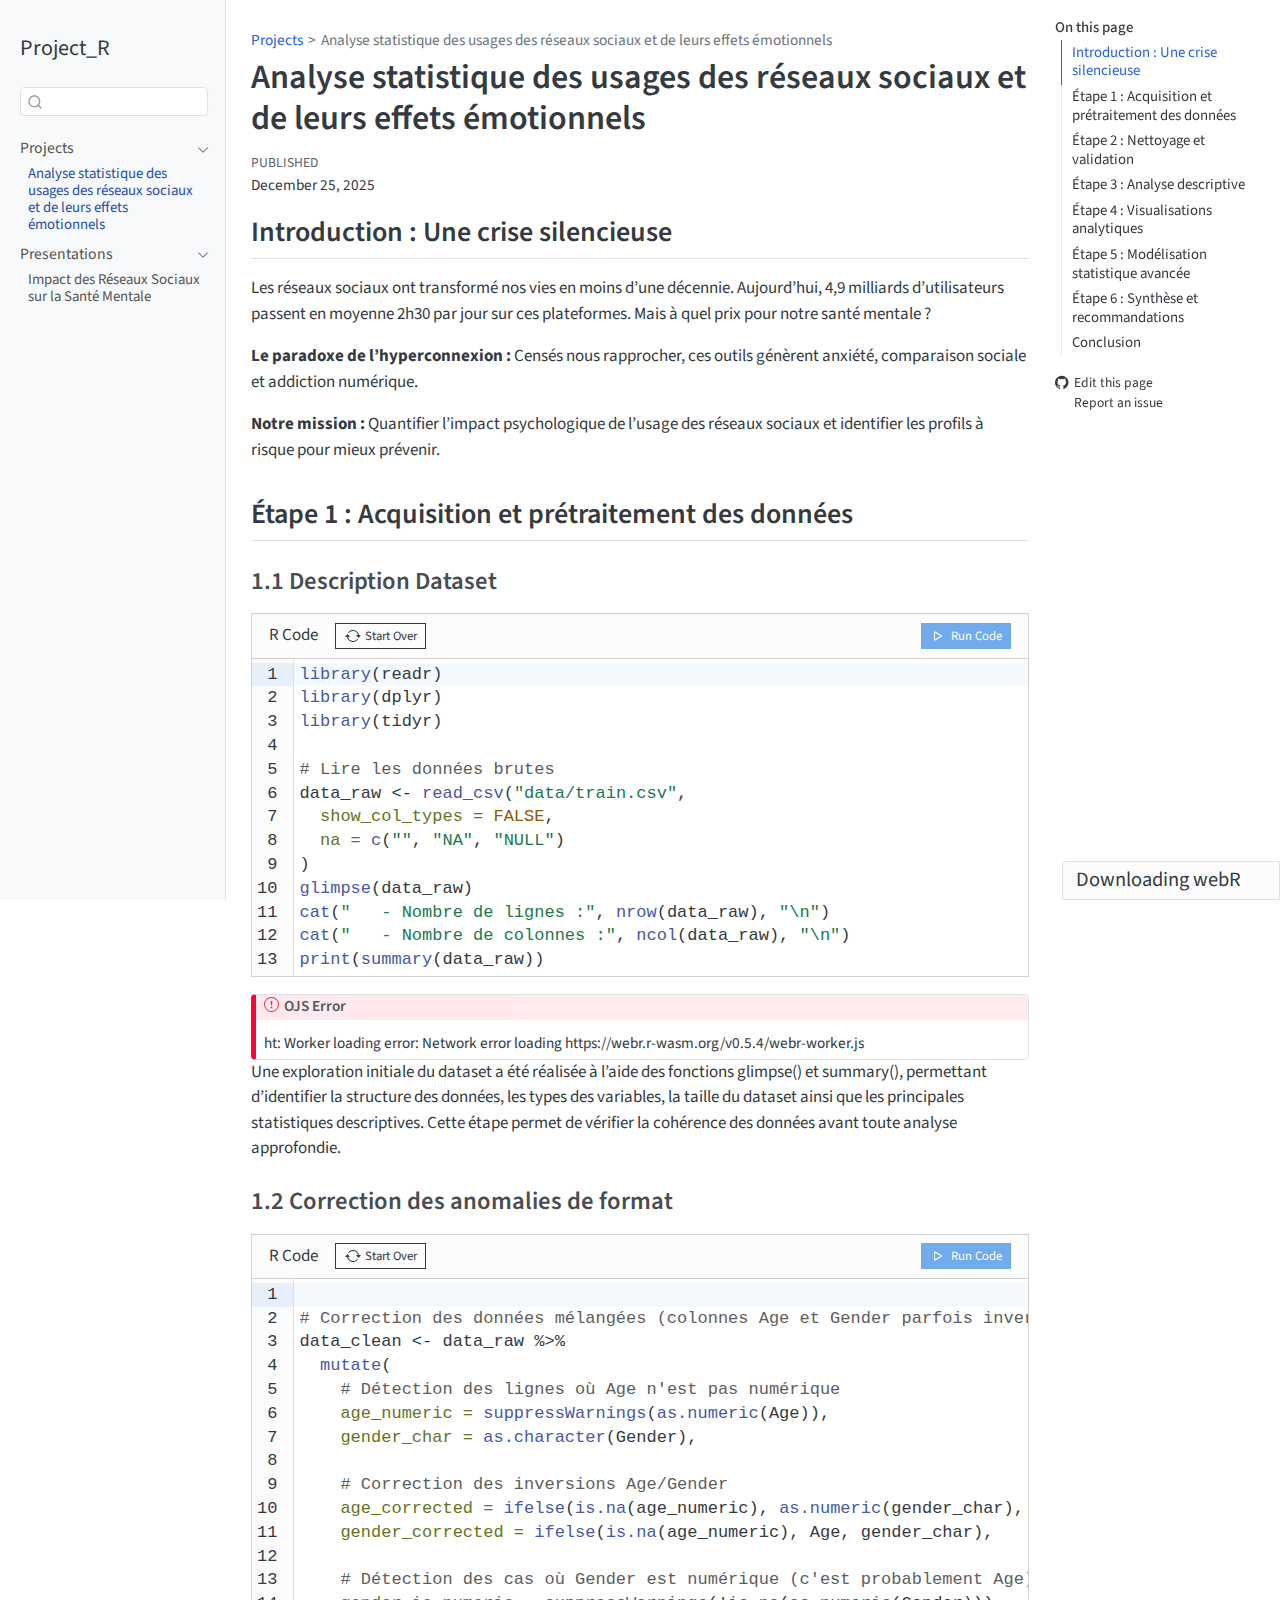
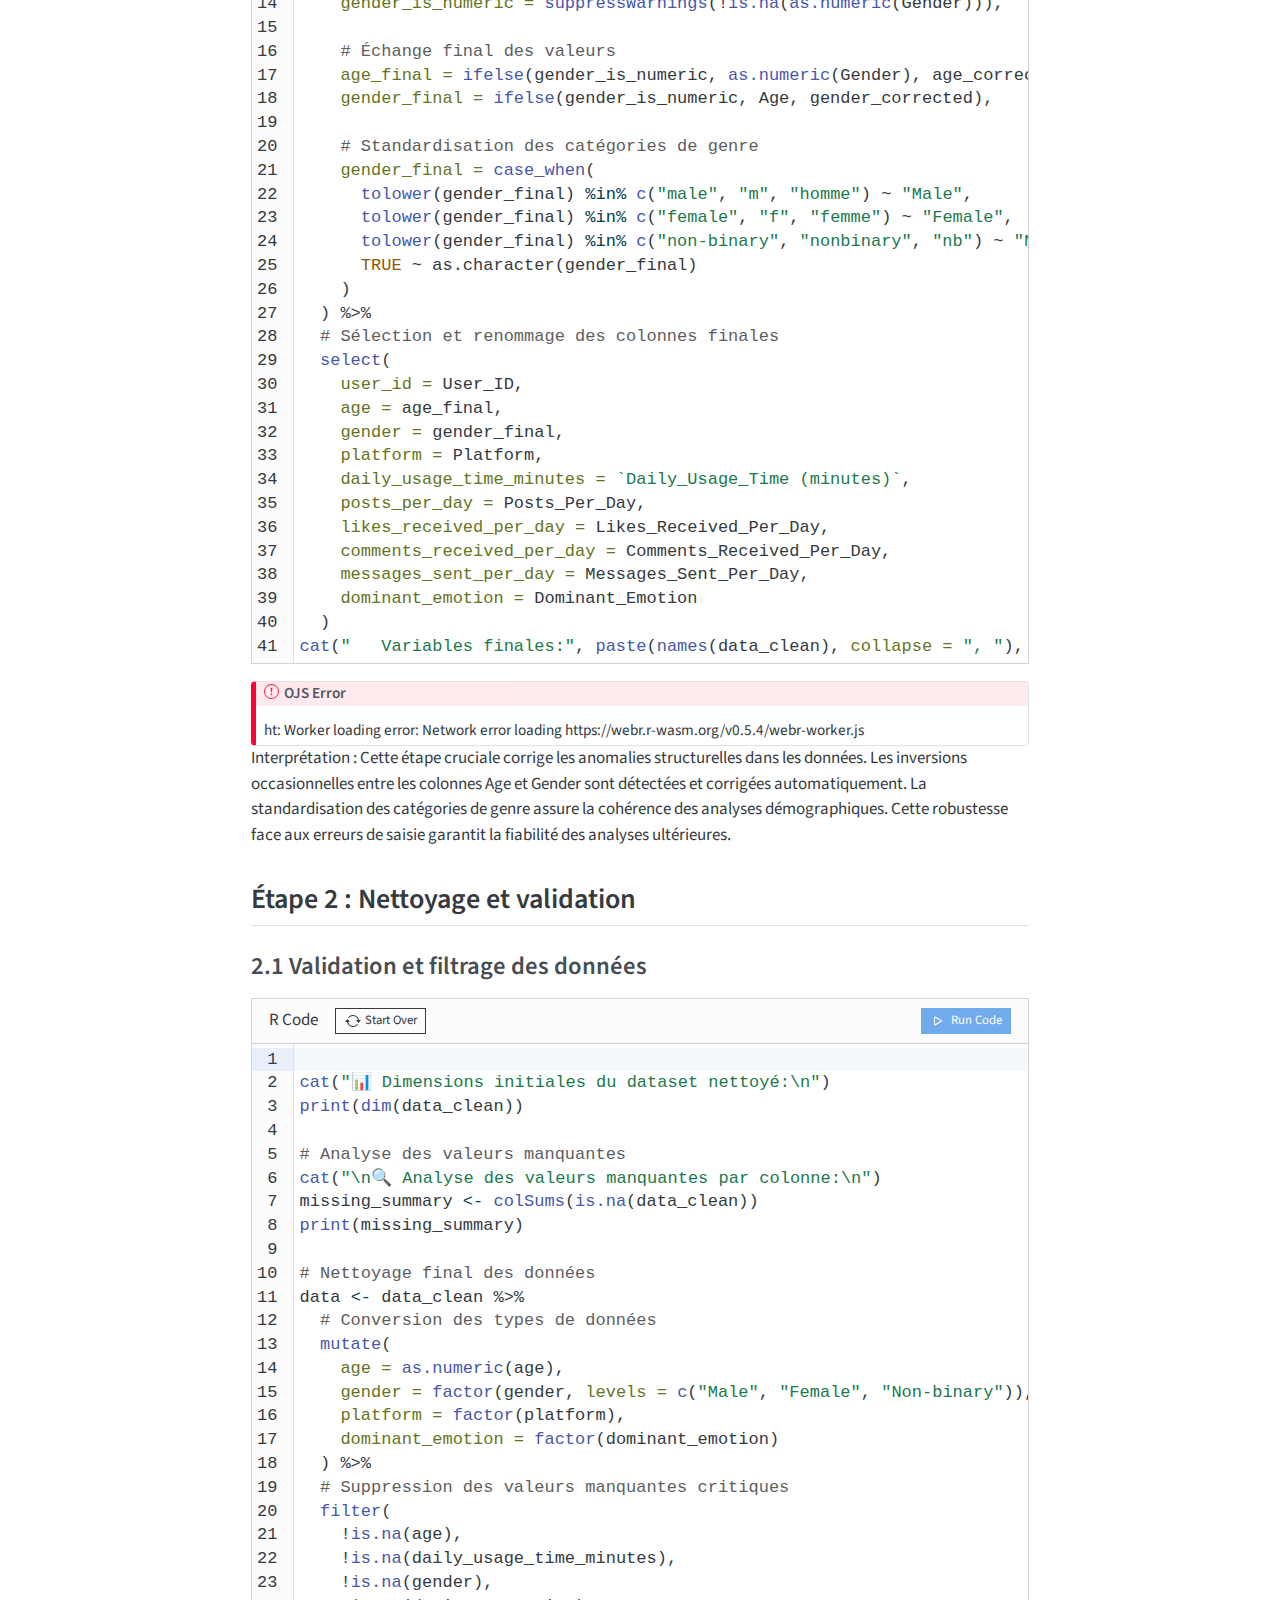
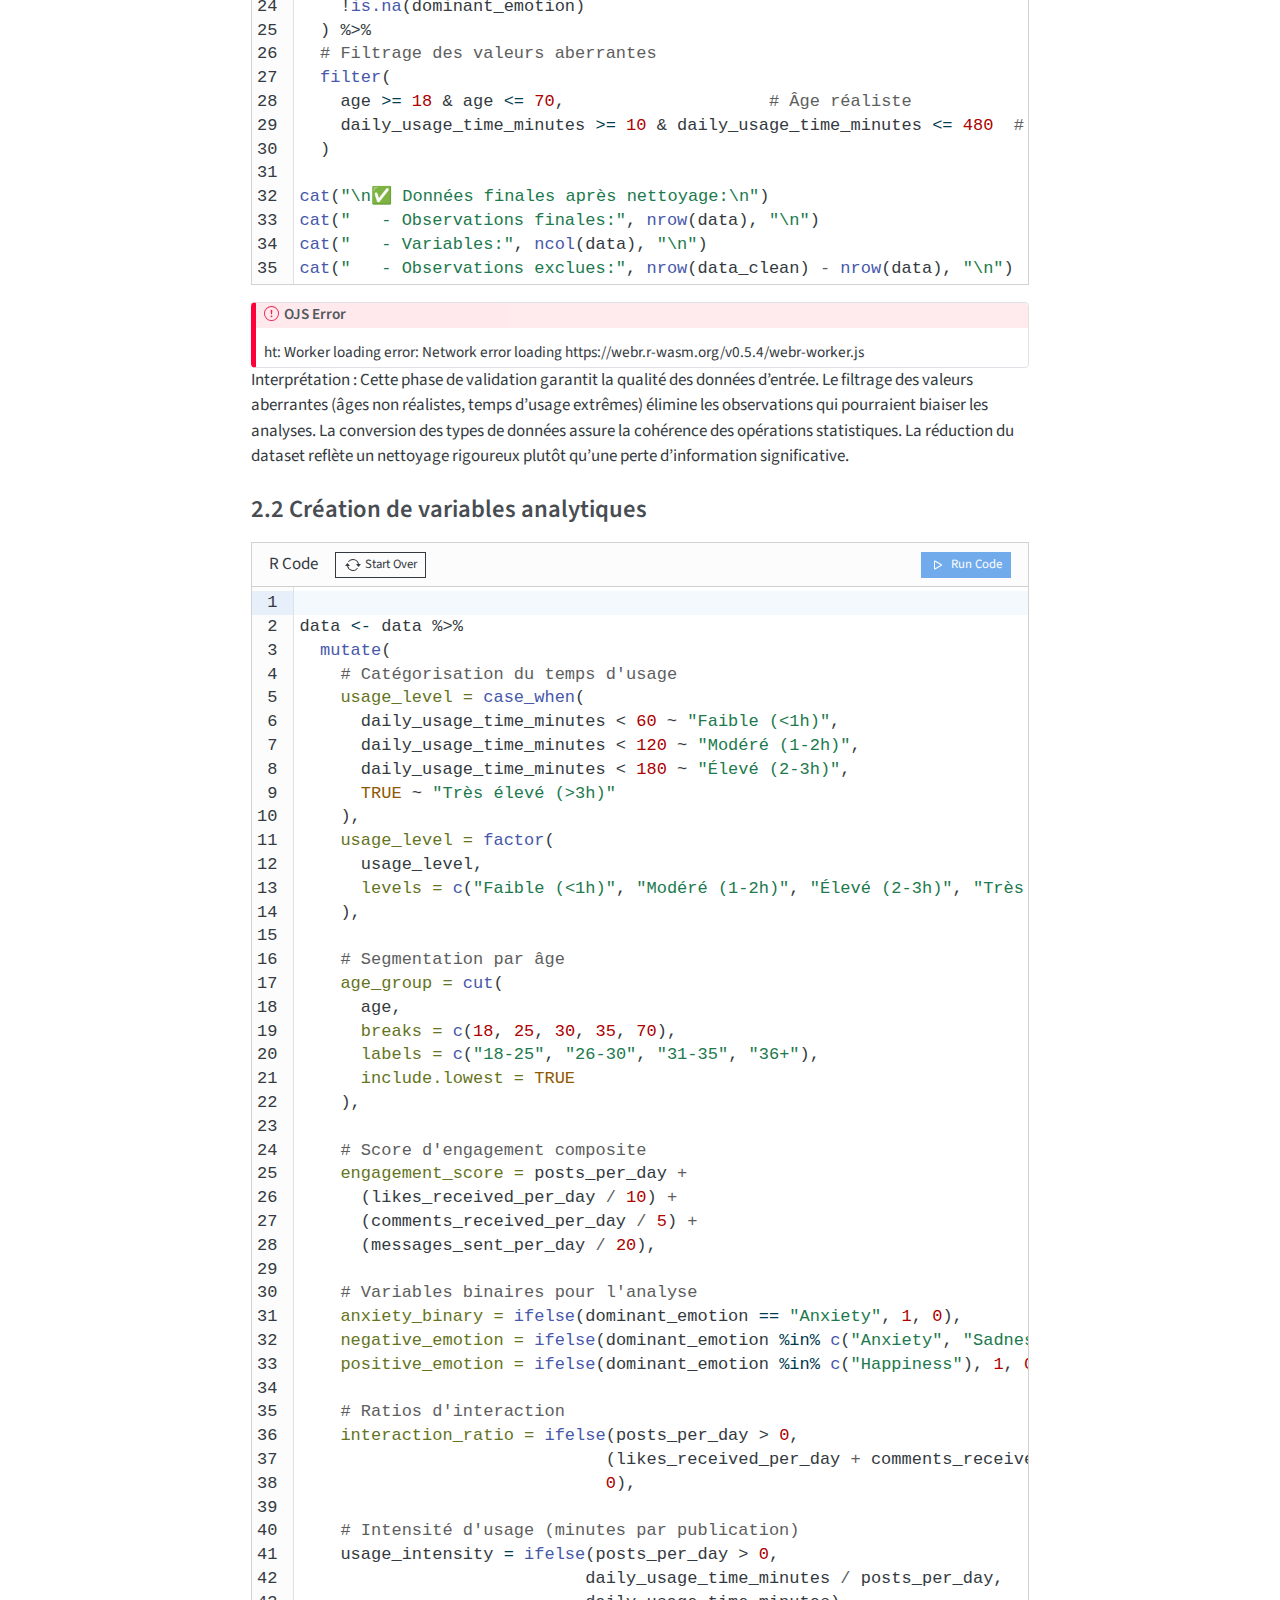
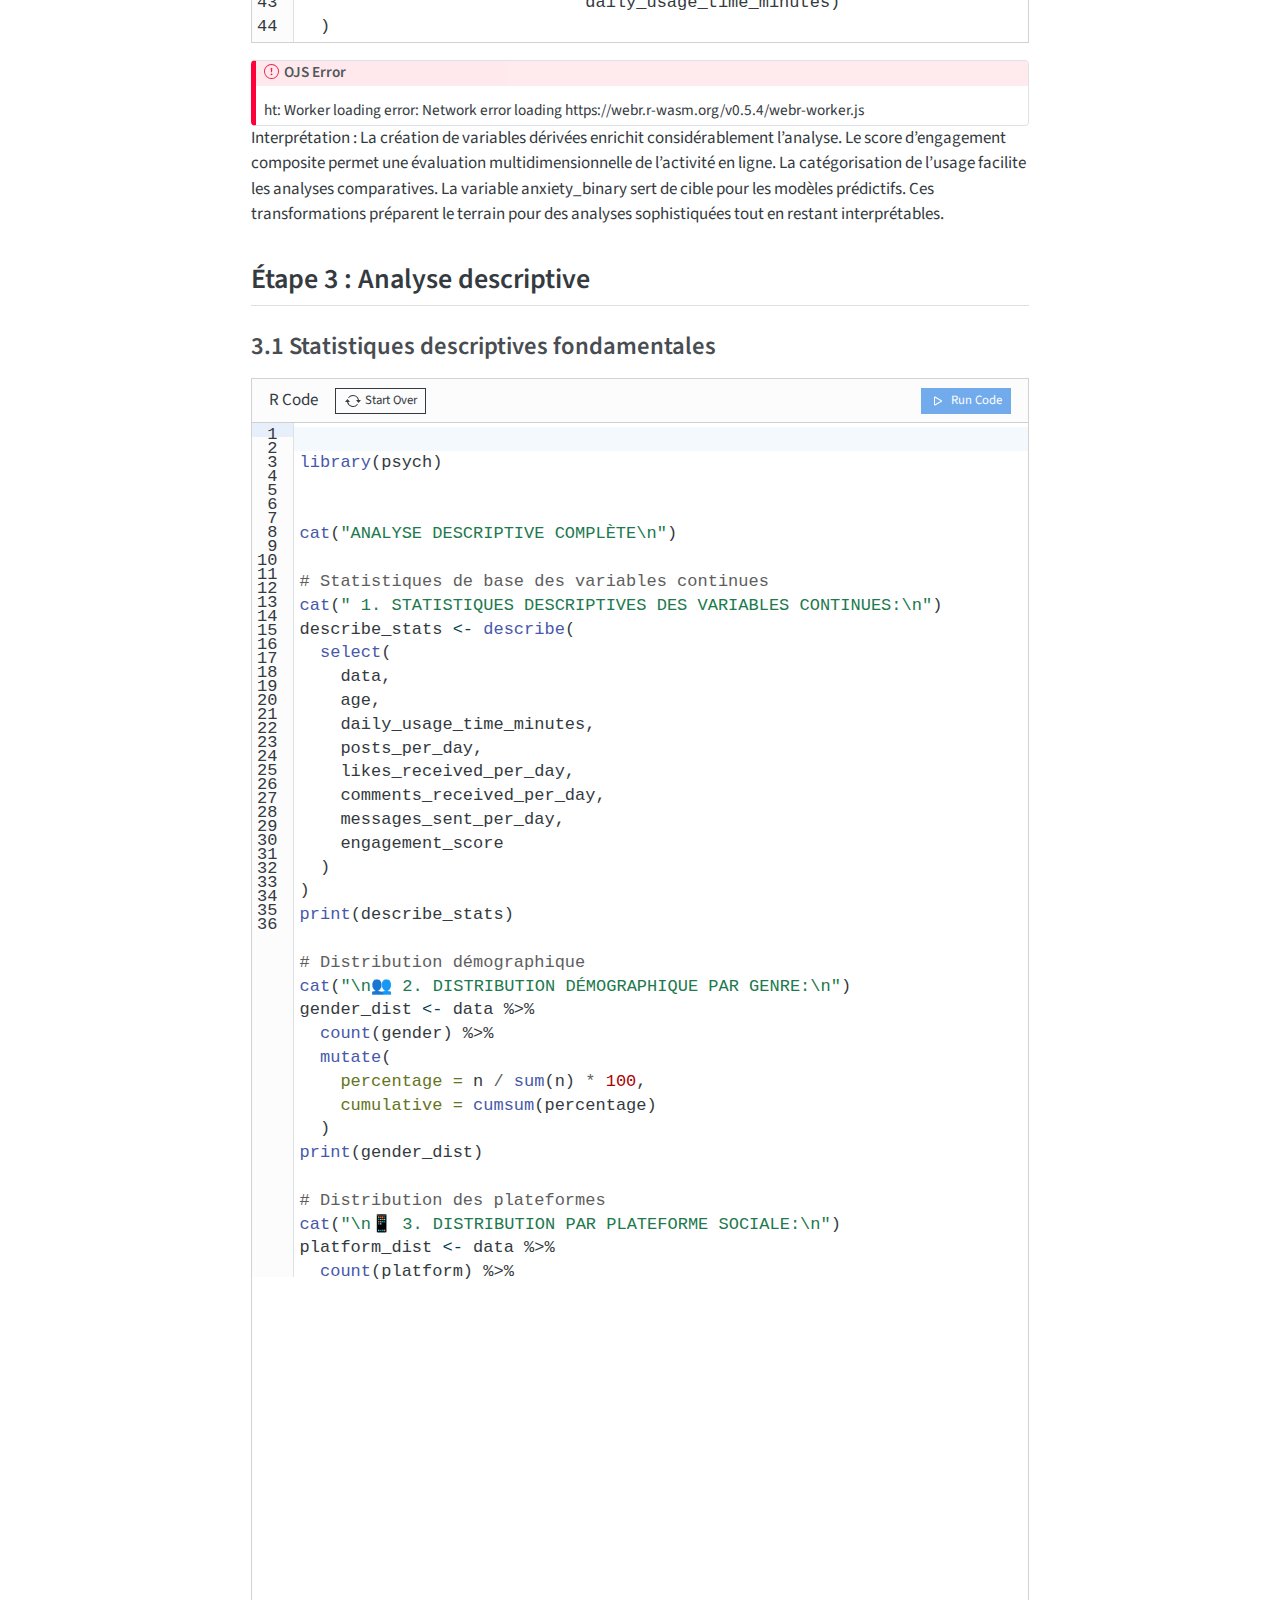
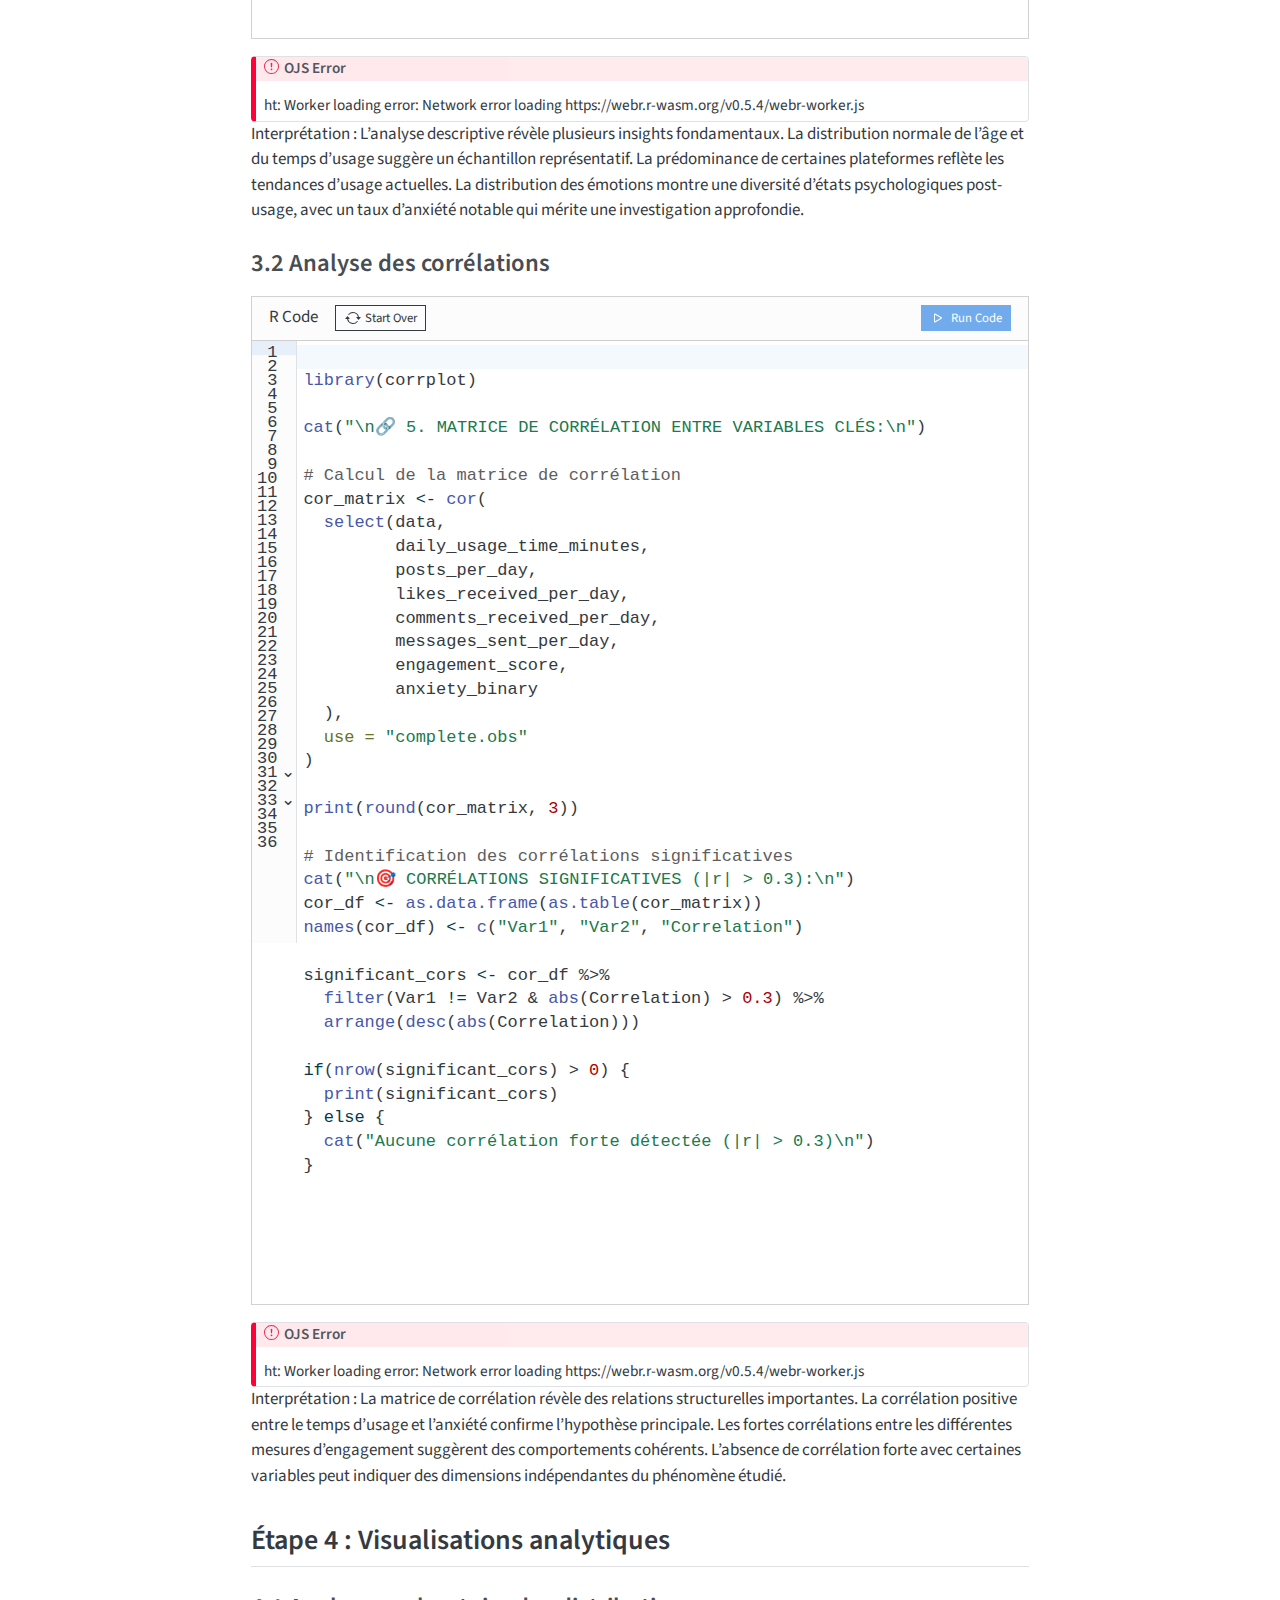
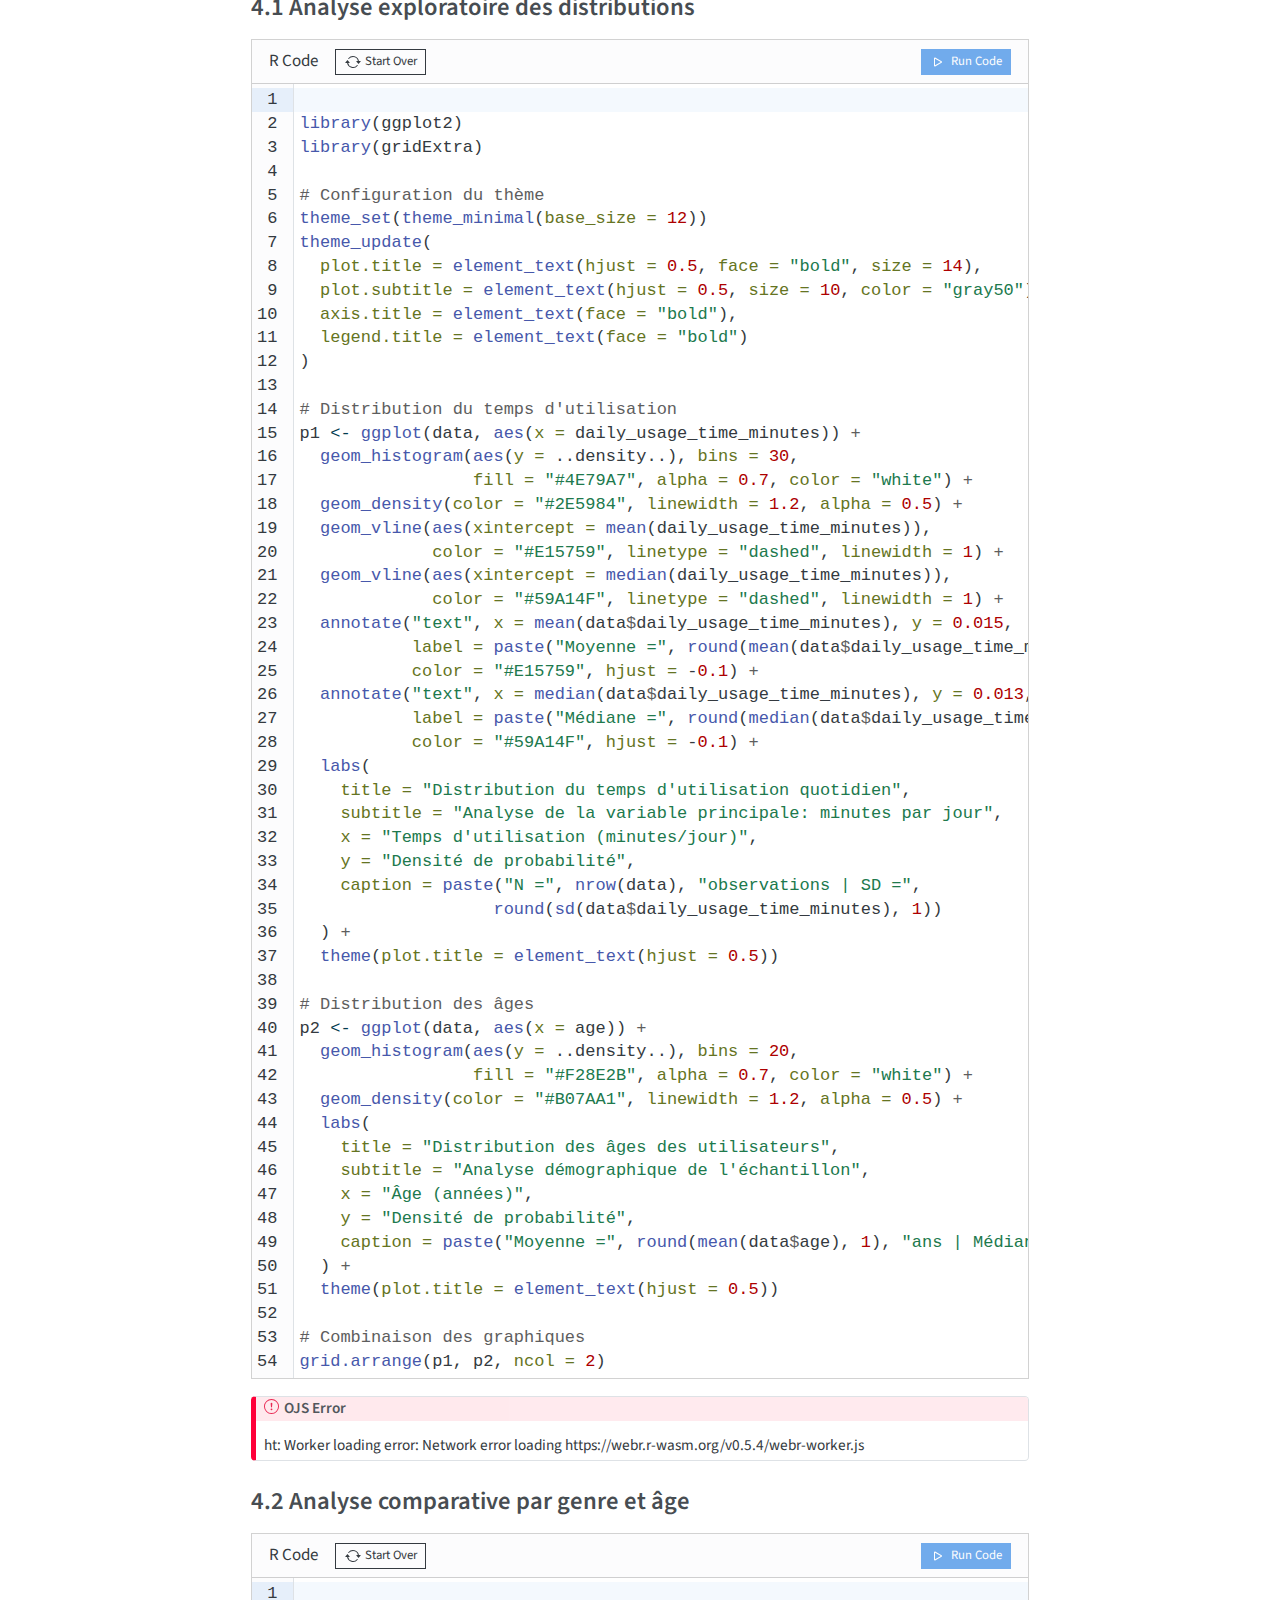
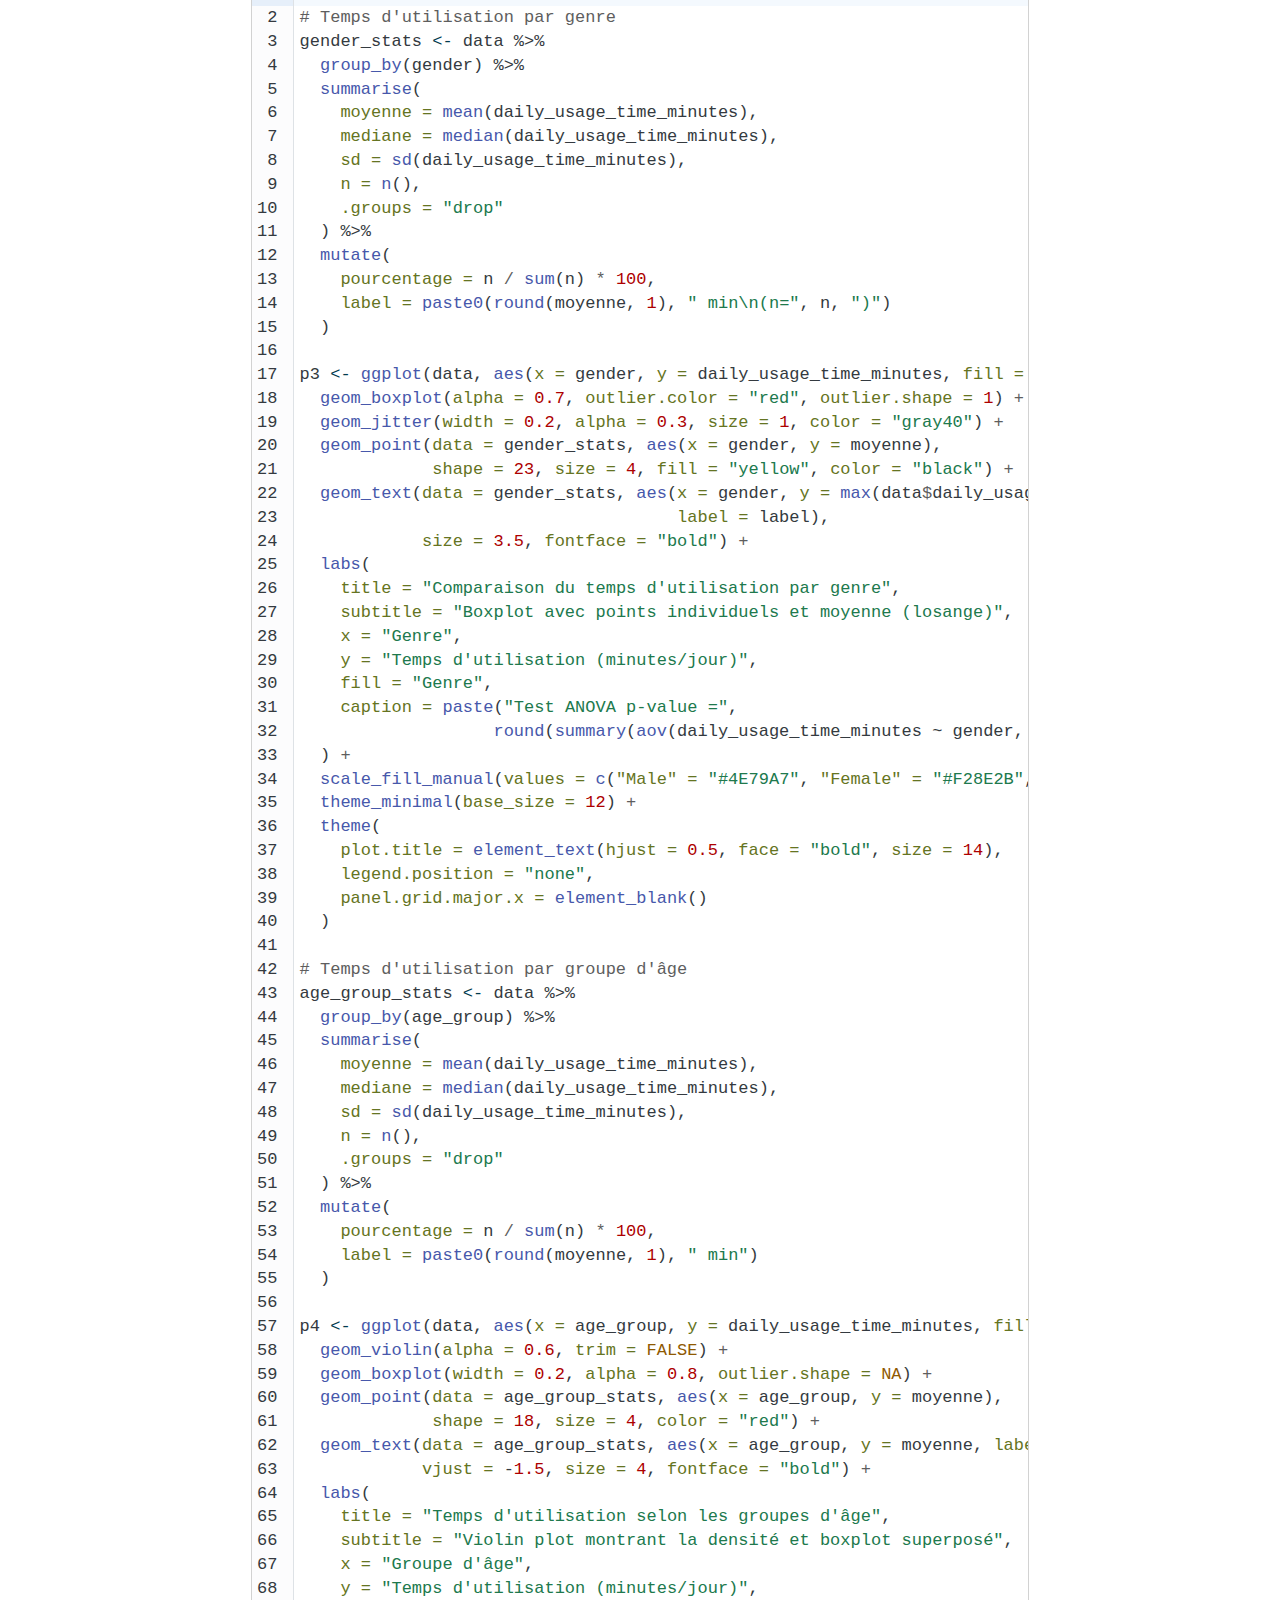
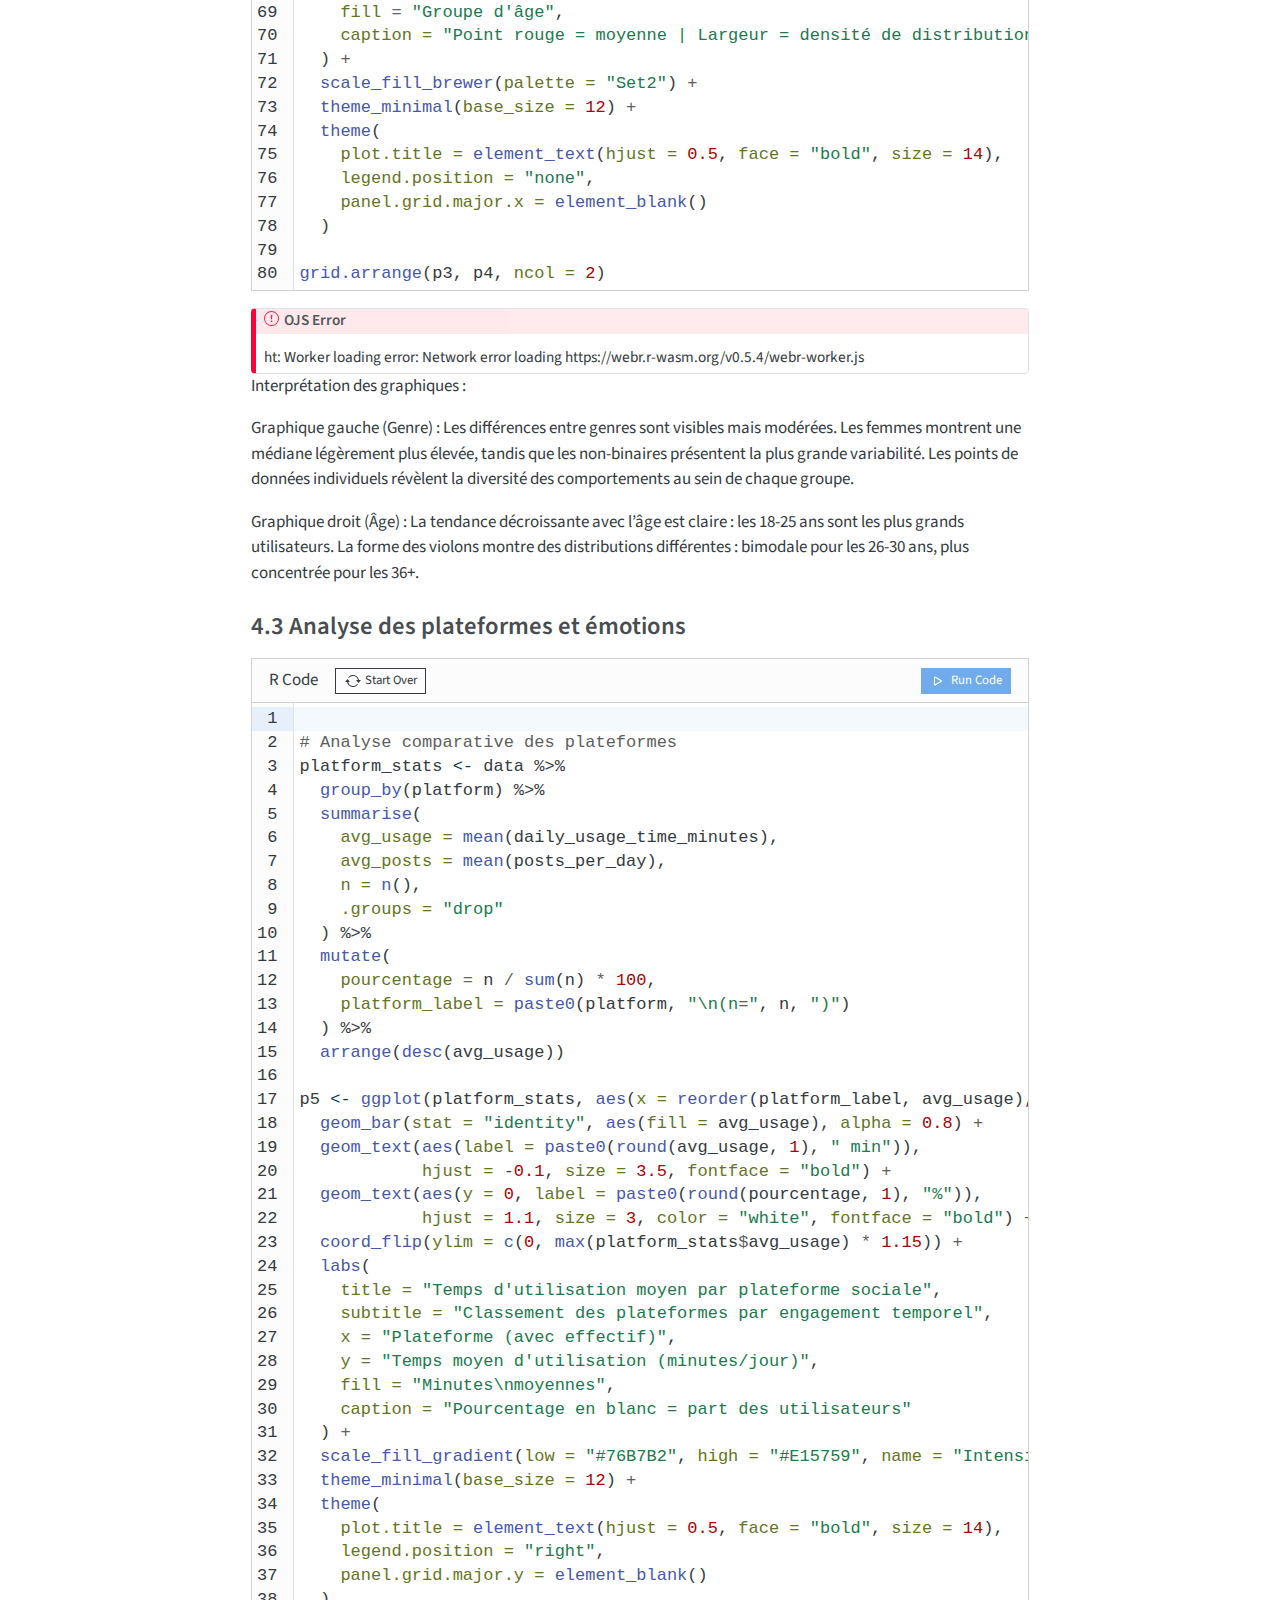
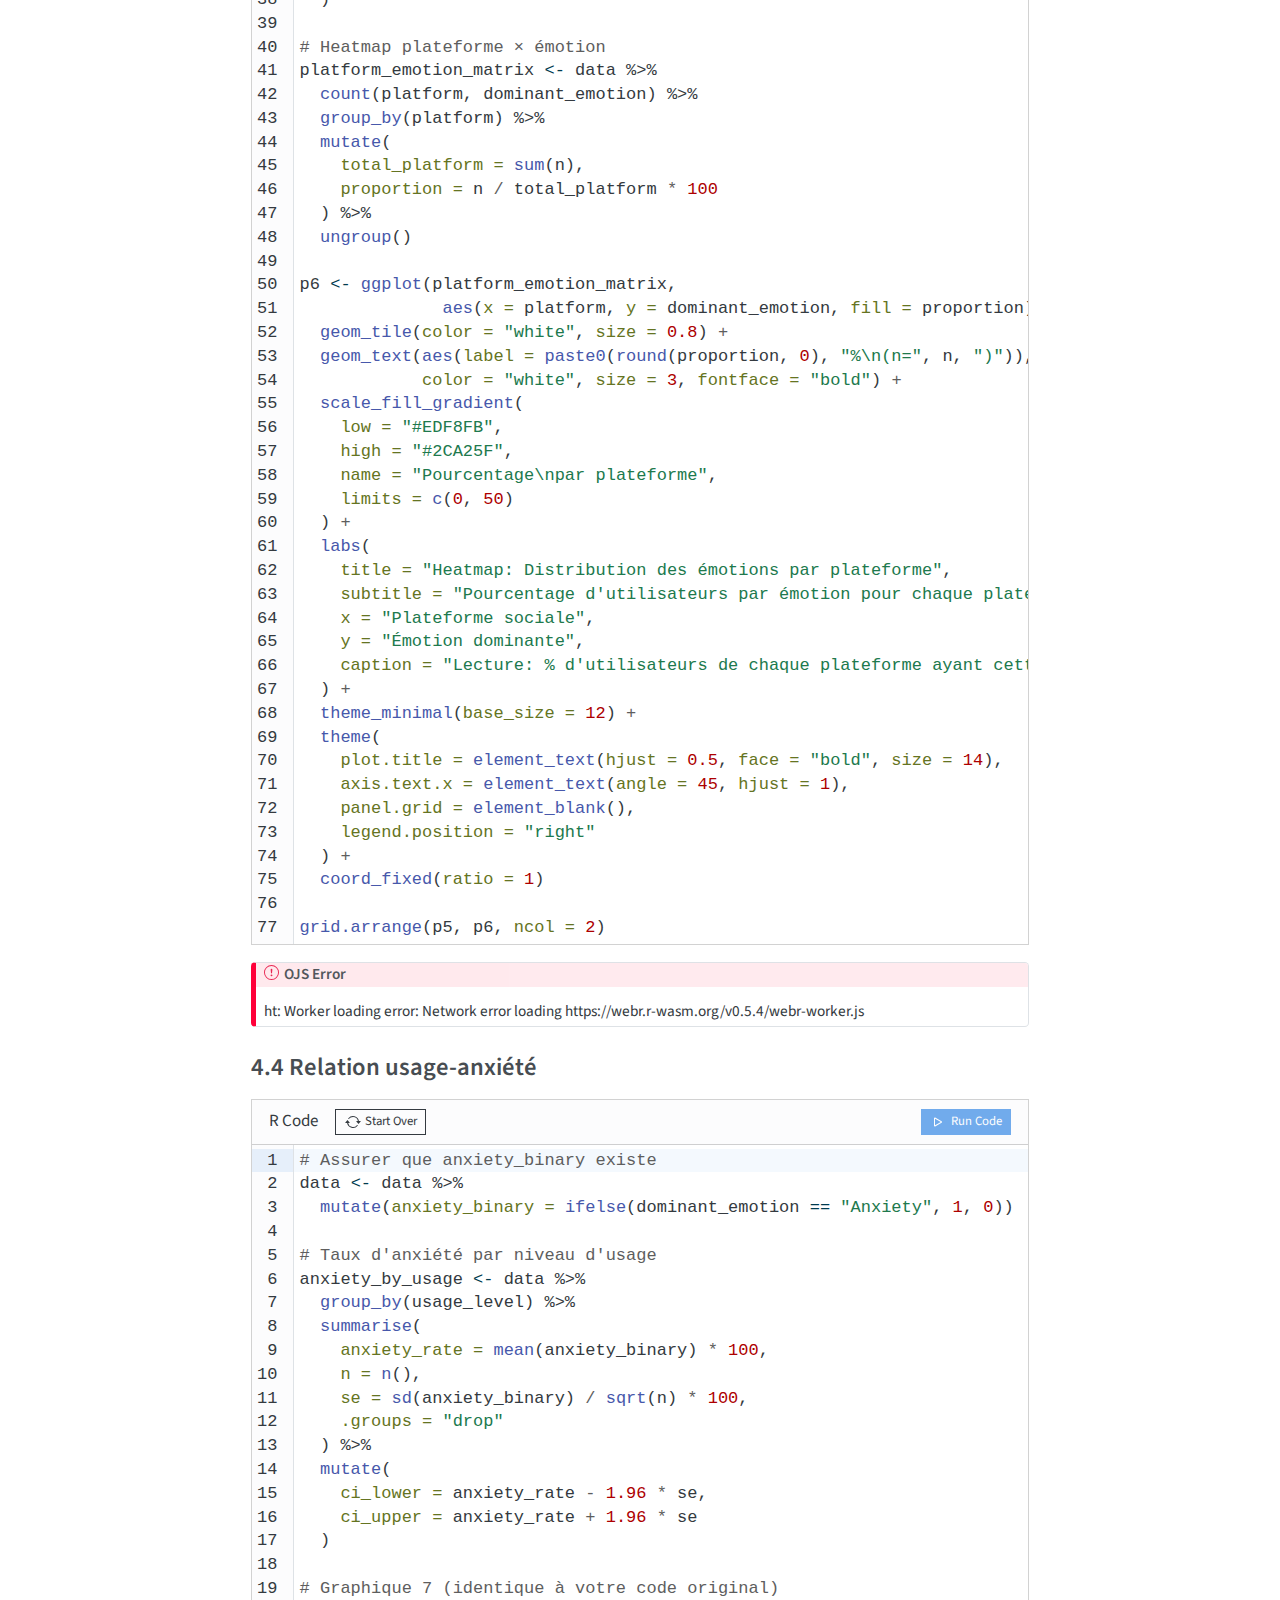
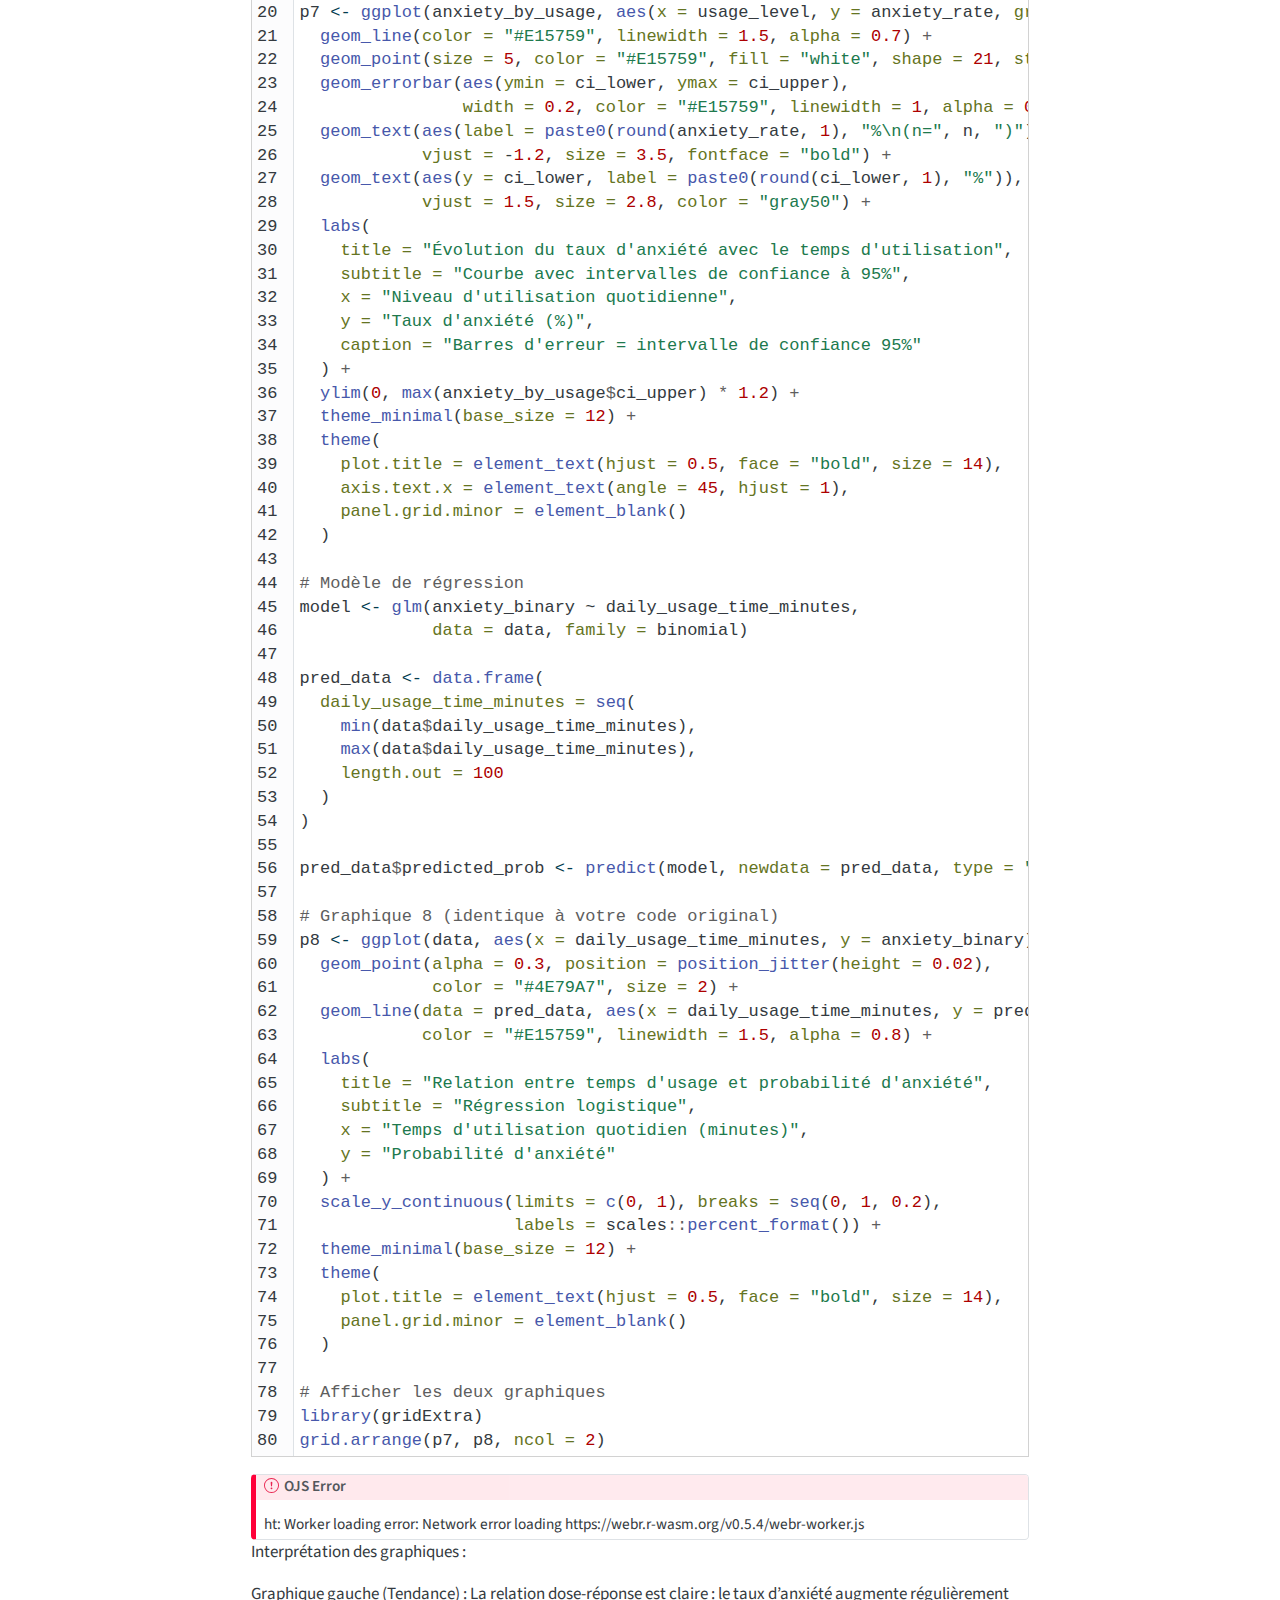
<file: qmd/Project_R.html>
<!DOCTYPE html>
<html xmlns="http://www.w3.org/1999/xhtml" lang="en" xml:lang="en"><head>

<meta charset="utf-8">
<meta name="generator" content="quarto-1.8.26">

<meta name="viewport" content="width=device-width, initial-scale=1.0, user-scalable=yes">

<meta name="dcterms.date" content="2025-12-25">

<title>Analyse statistique des usages des réseaux sociaux et de leurs effets émotionnels – Project_R</title>
<style>
code{white-space: pre-wrap;}
span.smallcaps{font-variant: small-caps;}
div.columns{display: flex; gap: min(4vw, 1.5em);}
div.column{flex: auto; overflow-x: auto;}
div.hanging-indent{margin-left: 1.5em; text-indent: -1.5em;}
ul.task-list{list-style: none;}
ul.task-list li input[type="checkbox"] {
  width: 0.8em;
  margin: 0 0.8em 0.2em -1em; /* quarto-specific, see https://github.com/quarto-dev/quarto-cli/issues/4556 */ 
  vertical-align: middle;
}
</style>


<script src="../site_libs/quarto-nav/quarto-nav.js"></script>
<script src="../site_libs/quarto-nav/headroom.min.js"></script>
<script src="../site_libs/clipboard/clipboard.min.js"></script>
<script src="../site_libs/quarto-search/autocomplete.umd.js"></script>
<script src="../site_libs/quarto-search/fuse.min.js"></script>
<script src="../site_libs/quarto-search/quarto-search.js"></script>
<meta name="quarto:offset" content="../">
<script src="../site_libs/quarto-html/quarto.js" type="module"></script>
<script src="../site_libs/quarto-html/tabsets/tabsets.js" type="module"></script>
<script src="../site_libs/quarto-html/axe/axe-check.js" type="module"></script>
<script src="../site_libs/quarto-html/popper.min.js"></script>
<script src="../site_libs/quarto-html/tippy.umd.min.js"></script>
<script src="../site_libs/quarto-html/anchor.min.js"></script>
<link href="../site_libs/quarto-html/tippy.css" rel="stylesheet">
<link href="../site_libs/quarto-html/quarto-syntax-highlighting-587c61ba64f3a5504c4d52d930310e48.css" rel="stylesheet" id="quarto-text-highlighting-styles">
<script src="../site_libs/bootstrap/bootstrap.min.js"></script>
<link href="../site_libs/bootstrap/bootstrap-icons.css" rel="stylesheet">
<link href="../site_libs/bootstrap/bootstrap-a35d343c8bdbcb87d3b82ed68e48a46c.min.css" rel="stylesheet" append-hash="true" id="quarto-bootstrap" data-mode="light">
<script src="../site_libs/quarto-contrib/live-runtime/live-runtime.js" type="module"></script>
<link href="../site_libs/quarto-contrib/live-runtime/live-runtime.css" rel="stylesheet">
<script id="quarto-search-options" type="application/json">{
  "location": "sidebar",
  "copy-button": false,
  "collapse-after": 3,
  "panel-placement": "start",
  "type": "textbox",
  "limit": 50,
  "keyboard-shortcut": [
    "f",
    "/",
    "s"
  ],
  "show-item-context": false,
  "language": {
    "search-no-results-text": "No results",
    "search-matching-documents-text": "matching documents",
    "search-copy-link-title": "Copy link to search",
    "search-hide-matches-text": "Hide additional matches",
    "search-more-match-text": "more match in this document",
    "search-more-matches-text": "more matches in this document",
    "search-clear-button-title": "Clear",
    "search-text-placeholder": "",
    "search-detached-cancel-button-title": "Cancel",
    "search-submit-button-title": "Submit",
    "search-label": "Search"
  }
}</script>
<script type="module" src="../site_libs/quarto-ojs/quarto-ojs-runtime.js"></script>
<link href="../site_libs/quarto-ojs/quarto-ojs.css" rel="stylesheet">


</head>

<body class="nav-sidebar docked quarto-light">

<div id="quarto-search-results"></div>
  <header id="quarto-header" class="headroom fixed-top">
  <nav class="quarto-secondary-nav">
    <div class="container-fluid d-flex">
      <button type="button" class="quarto-btn-toggle btn" data-bs-toggle="collapse" role="button" data-bs-target=".quarto-sidebar-collapse-item" aria-controls="quarto-sidebar" aria-expanded="false" aria-label="Toggle sidebar navigation" onclick="if (window.quartoToggleHeadroom) { window.quartoToggleHeadroom(); }">
        <i class="bi bi-layout-text-sidebar-reverse"></i>
      </button>
        <nav class="quarto-page-breadcrumbs" aria-label="breadcrumb"><ol class="breadcrumb"><li class="breadcrumb-item"><a href="../qmd/Project_R.html">Projects</a></li><li class="breadcrumb-item"><a href="../qmd/Project_R.html">Analyse statistique des usages des réseaux sociaux et de leurs effets émotionnels</a></li></ol></nav>
        <a class="flex-grow-1" role="navigation" data-bs-toggle="collapse" data-bs-target=".quarto-sidebar-collapse-item" aria-controls="quarto-sidebar" aria-expanded="false" aria-label="Toggle sidebar navigation" onclick="if (window.quartoToggleHeadroom) { window.quartoToggleHeadroom(); }">      
        </a>
      <button type="button" class="btn quarto-search-button" aria-label="Search" onclick="window.quartoOpenSearch();">
        <i class="bi bi-search"></i>
      </button>
    </div>
  </nav>
</header>
<!-- content -->
<div id="quarto-content" class="quarto-container page-columns page-rows-contents page-layout-article">
<!-- sidebar -->
  <nav id="quarto-sidebar" class="sidebar collapse collapse-horizontal quarto-sidebar-collapse-item sidebar-navigation docked overflow-auto">
    <div class="pt-lg-2 mt-2 text-left sidebar-header">
    <div class="sidebar-title mb-0 py-0">
      <a href="../">Project_R</a> 
    </div>
      </div>
        <div class="mt-2 flex-shrink-0 align-items-center">
        <div class="sidebar-search">
        <div id="quarto-search" class="" title="Search"></div>
        </div>
        </div>
    <div class="sidebar-menu-container"> 
    <ul class="list-unstyled mt-1">
        <li class="sidebar-item sidebar-item-section">
      <div class="sidebar-item-container"> 
            <a class="sidebar-item-text sidebar-link text-start" data-bs-toggle="collapse" data-bs-target="#quarto-sidebar-section-1" role="navigation" aria-expanded="true">
 <span class="menu-text">Projects</span></a>
          <a class="sidebar-item-toggle text-start" data-bs-toggle="collapse" data-bs-target="#quarto-sidebar-section-1" role="navigation" aria-expanded="true" aria-label="Toggle section">
            <i class="bi bi-chevron-right ms-2"></i>
          </a> 
      </div>
      <ul id="quarto-sidebar-section-1" class="collapse list-unstyled sidebar-section depth1 show">  
          <li class="sidebar-item">
  <div class="sidebar-item-container"> 
  <a href="../qmd/Project_R.html" class="sidebar-item-text sidebar-link active">
 <span class="menu-text">Analyse statistique des usages des réseaux sociaux et de leurs effets émotionnels</span></a>
  </div>
</li>
      </ul>
  </li>
        <li class="sidebar-item sidebar-item-section">
      <div class="sidebar-item-container"> 
            <a class="sidebar-item-text sidebar-link text-start" data-bs-toggle="collapse" data-bs-target="#quarto-sidebar-section-2" role="navigation" aria-expanded="true">
 <span class="menu-text">Presentations</span></a>
          <a class="sidebar-item-toggle text-start" data-bs-toggle="collapse" data-bs-target="#quarto-sidebar-section-2" role="navigation" aria-expanded="true" aria-label="Toggle section">
            <i class="bi bi-chevron-right ms-2"></i>
          </a> 
      </div>
      <ul id="quarto-sidebar-section-2" class="collapse list-unstyled sidebar-section depth1 show">  
          <li class="sidebar-item">
  <div class="sidebar-item-container"> 
  <a href="../qmd/presentation.html" class="sidebar-item-text sidebar-link">
 <span class="menu-text">Impact des Réseaux Sociaux sur la Santé Mentale</span></a>
  </div>
</li>
      </ul>
  </li>
    </ul>
    </div>
</nav>
<div id="quarto-sidebar-glass" class="quarto-sidebar-collapse-item" data-bs-toggle="collapse" data-bs-target=".quarto-sidebar-collapse-item"></div>
<!-- margin-sidebar -->
    <div id="quarto-margin-sidebar" class="sidebar margin-sidebar">
        <nav id="TOC" role="doc-toc" class="toc-active">
    <h2 id="toc-title">On this page</h2>
   
  <ul>
  <li><a href="#introduction-une-crise-silencieuse" id="toc-introduction-une-crise-silencieuse" class="nav-link active" data-scroll-target="#introduction-une-crise-silencieuse">Introduction : Une crise silencieuse</a></li>
  <li><a href="#étape-1-acquisition-et-prétraitement-des-données" id="toc-étape-1-acquisition-et-prétraitement-des-données" class="nav-link" data-scroll-target="#étape-1-acquisition-et-prétraitement-des-données">Étape 1 : Acquisition et prétraitement des données</a>
  <ul class="collapse">
  <li><a href="#description-dataset" id="toc-description-dataset" class="nav-link" data-scroll-target="#description-dataset">1.1 Description Dataset</a></li>
  <li><a href="#correction-des-anomalies-de-format" id="toc-correction-des-anomalies-de-format" class="nav-link" data-scroll-target="#correction-des-anomalies-de-format">1.2 Correction des anomalies de format</a></li>
  </ul></li>
  <li><a href="#étape-2-nettoyage-et-validation" id="toc-étape-2-nettoyage-et-validation" class="nav-link" data-scroll-target="#étape-2-nettoyage-et-validation">Étape 2 : Nettoyage et validation</a>
  <ul class="collapse">
  <li><a href="#validation-et-filtrage-des-données" id="toc-validation-et-filtrage-des-données" class="nav-link" data-scroll-target="#validation-et-filtrage-des-données">2.1 Validation et filtrage des données</a></li>
  <li><a href="#création-de-variables-analytiques" id="toc-création-de-variables-analytiques" class="nav-link" data-scroll-target="#création-de-variables-analytiques">2.2 Création de variables analytiques</a></li>
  </ul></li>
  <li><a href="#étape-3-analyse-descriptive" id="toc-étape-3-analyse-descriptive" class="nav-link" data-scroll-target="#étape-3-analyse-descriptive">Étape 3 : Analyse descriptive</a>
  <ul class="collapse">
  <li><a href="#statistiques-descriptives-fondamentales" id="toc-statistiques-descriptives-fondamentales" class="nav-link" data-scroll-target="#statistiques-descriptives-fondamentales">3.1 Statistiques descriptives fondamentales</a></li>
  <li><a href="#analyse-des-corrélations" id="toc-analyse-des-corrélations" class="nav-link" data-scroll-target="#analyse-des-corrélations">3.2 Analyse des corrélations</a></li>
  </ul></li>
  <li><a href="#étape-4-visualisations-analytiques" id="toc-étape-4-visualisations-analytiques" class="nav-link" data-scroll-target="#étape-4-visualisations-analytiques">Étape 4 : Visualisations analytiques</a>
  <ul class="collapse">
  <li><a href="#analyse-exploratoire-des-distributions" id="toc-analyse-exploratoire-des-distributions" class="nav-link" data-scroll-target="#analyse-exploratoire-des-distributions">4.1 Analyse exploratoire des distributions</a></li>
  <li><a href="#analyse-comparative-par-genre-et-âge" id="toc-analyse-comparative-par-genre-et-âge" class="nav-link" data-scroll-target="#analyse-comparative-par-genre-et-âge">4.2 Analyse comparative par genre et âge</a></li>
  <li><a href="#analyse-des-plateformes-et-émotions" id="toc-analyse-des-plateformes-et-émotions" class="nav-link" data-scroll-target="#analyse-des-plateformes-et-émotions">4.3 Analyse des plateformes et émotions</a></li>
  <li><a href="#relation-usage-anxiété" id="toc-relation-usage-anxiété" class="nav-link" data-scroll-target="#relation-usage-anxiété">4.4 Relation usage-anxiété</a></li>
  </ul></li>
  <li><a href="#étape-5-modélisation-statistique-avancée" id="toc-étape-5-modélisation-statistique-avancée" class="nav-link" data-scroll-target="#étape-5-modélisation-statistique-avancée">Étape 5 : Modélisation statistique avancée</a>
  <ul class="collapse">
  <li><a href="#analyse-par-régression-logistique-multivariée" id="toc-analyse-par-régression-logistique-multivariée" class="nav-link" data-scroll-target="#analyse-par-régression-logistique-multivariée">5.1 Analyse par régression logistique multivariée</a></li>
  <li><a href="#segmentation-par-clustering" id="toc-segmentation-par-clustering" class="nav-link" data-scroll-target="#segmentation-par-clustering">5.2 Segmentation par clustering</a></li>
  </ul></li>
  <li><a href="#étape-6-synthèse-et-recommandations" id="toc-étape-6-synthèse-et-recommandations" class="nav-link" data-scroll-target="#étape-6-synthèse-et-recommandations">Étape 6 : Synthèse et recommandations</a></li>
  <li><a href="#conclusion" id="toc-conclusion" class="nav-link" data-scroll-target="#conclusion">Conclusion</a></li>
  </ul>
<div class="toc-actions"><ul><li><a href="https://github.com/zaineb-ben-fadhl/Project_R/edit/main/qmd/Project_R.qmd" class="toc-action"><i class="bi bi-github"></i>Edit this page</a></li><li><a href="https://github.com/zaineb-ben-fadhl/Project_R/issues/new" class="toc-action"><i class="bi empty"></i>Report an issue</a></li></ul></div></nav>
    </div>
<!-- main -->
<main class="content" id="quarto-document-content">

<header id="title-block-header" class="quarto-title-block default"><nav class="quarto-page-breadcrumbs quarto-title-breadcrumbs d-none d-lg-block" aria-label="breadcrumb"><ol class="breadcrumb"><li class="breadcrumb-item"><a href="../qmd/Project_R.html">Projects</a></li><li class="breadcrumb-item"><a href="../qmd/Project_R.html">Analyse statistique des usages des réseaux sociaux et de leurs effets émotionnels</a></li></ol></nav>
<div class="quarto-title">
<h1 class="title">Analyse statistique des usages des réseaux sociaux et de leurs effets émotionnels</h1>
</div>



<div class="quarto-title-meta">

    
    <div>
    <div class="quarto-title-meta-heading">Published</div>
    <div class="quarto-title-meta-contents">
      <p class="date">December 25, 2025</p>
    </div>
  </div>
  
    
  </div>
  


</header>


<section id="introduction-une-crise-silencieuse" class="level2">
<h2 class="anchored" data-anchor-id="introduction-une-crise-silencieuse">Introduction : Une crise silencieuse</h2>
<p>Les réseaux sociaux ont transformé nos vies en moins d’une décennie. Aujourd’hui, 4,9 milliards d’utilisateurs passent en moyenne 2h30 par jour sur ces plateformes. Mais à quel prix pour notre santé mentale ?</p>
<p><strong>Le paradoxe de l’hyperconnexion :</strong> Censés nous rapprocher, ces outils génèrent anxiété, comparaison sociale et addiction numérique.</p>
<p><strong>Notre mission :</strong> Quantifier l’impact psychologique de l’usage des réseaux sociaux et identifier les profils à risque pour mieux prévenir.</p>
</section>
<section id="étape-1-acquisition-et-prétraitement-des-données" class="level2">
<h2 class="anchored" data-anchor-id="étape-1-acquisition-et-prétraitement-des-données">Étape 1 : Acquisition et prétraitement des données</h2>
<section id="description-dataset" class="level3">
<h3 class="anchored" data-anchor-id="description-dataset">1.1 Description Dataset</h3>
<div>
<div id="webr-1" class="exercise-cell">

</div>
<script type="webr-1-contents">
[base64]
</script>
</div>
<p>Une exploration initiale du dataset a été réalisée à l’aide des fonctions glimpse() et summary(), permettant d’identifier la structure des données, les types des variables, la taille du dataset ainsi que les principales statistiques descriptives. Cette étape permet de vérifier la cohérence des données avant toute analyse approfondie.</p>
</section>
<section id="correction-des-anomalies-de-format" class="level3">
<h3 class="anchored" data-anchor-id="correction-des-anomalies-de-format">1.2 Correction des anomalies de format</h3>
<div>
<div id="webr-2" class="exercise-cell">

</div>
<script type="webr-2-contents">
[base64]
</script>
</div>
<p>Interprétation : Cette étape cruciale corrige les anomalies structurelles dans les données. Les inversions occasionnelles entre les colonnes Age et Gender sont détectées et corrigées automatiquement. La standardisation des catégories de genre assure la cohérence des analyses démographiques. Cette robustesse face aux erreurs de saisie garantit la fiabilité des analyses ultérieures.</p>
</section>
</section>
<section id="étape-2-nettoyage-et-validation" class="level2">
<h2 class="anchored" data-anchor-id="étape-2-nettoyage-et-validation">Étape 2 : Nettoyage et validation</h2>
<section id="validation-et-filtrage-des-données" class="level3">
<h3 class="anchored" data-anchor-id="validation-et-filtrage-des-données">2.1 Validation et filtrage des données</h3>
<div>
<div id="webr-3" class="exercise-cell">

</div>
<script type="webr-3-contents">
[base64]
</script>
</div>
<p>Interprétation : Cette phase de validation garantit la qualité des données d’entrée. Le filtrage des valeurs aberrantes (âges non réalistes, temps d’usage extrêmes) élimine les observations qui pourraient biaiser les analyses. La conversion des types de données assure la cohérence des opérations statistiques. La réduction du dataset reflète un nettoyage rigoureux plutôt qu’une perte d’information significative.</p>
</section>
<section id="création-de-variables-analytiques" class="level3">
<h3 class="anchored" data-anchor-id="création-de-variables-analytiques">2.2 Création de variables analytiques</h3>
<div>
<div id="webr-4" class="exercise-cell">

</div>
<script type="webr-4-contents">
[base64]
</script>
</div>
<p>Interprétation : La création de variables dérivées enrichit considérablement l’analyse. Le score d’engagement composite permet une évaluation multidimensionnelle de l’activité en ligne. La catégorisation de l’usage facilite les analyses comparatives. La variable anxiety_binary sert de cible pour les modèles prédictifs. Ces transformations préparent le terrain pour des analyses sophistiquées tout en restant interprétables.</p>
</section>
</section>
<section id="étape-3-analyse-descriptive" class="level2">
<h2 class="anchored" data-anchor-id="étape-3-analyse-descriptive">Étape 3 : Analyse descriptive</h2>
<section id="statistiques-descriptives-fondamentales" class="level3">
<h3 class="anchored" data-anchor-id="statistiques-descriptives-fondamentales">3.1 Statistiques descriptives fondamentales</h3>
<div>
<div id="webr-5" class="exercise-cell">

</div>
<script type="webr-5-contents">
[base64]
</script>
</div>
<p>Interprétation : L’analyse descriptive révèle plusieurs insights fondamentaux. La distribution normale de l’âge et du temps d’usage suggère un échantillon représentatif. La prédominance de certaines plateformes reflète les tendances d’usage actuelles. La distribution des émotions montre une diversité d’états psychologiques post-usage, avec un taux d’anxiété notable qui mérite une investigation approfondie.</p>
</section>
<section id="analyse-des-corrélations" class="level3">
<h3 class="anchored" data-anchor-id="analyse-des-corrélations">3.2 Analyse des corrélations</h3>
<div>
<div id="webr-6" class="exercise-cell">

</div>
<script type="webr-6-contents">
[base64]
</script>
</div>
<p>Interprétation : La matrice de corrélation révèle des relations structurelles importantes. La corrélation positive entre le temps d’usage et l’anxiété confirme l’hypothèse principale. Les fortes corrélations entre les différentes mesures d’engagement suggèrent des comportements cohérents. L’absence de corrélation forte avec certaines variables peut indiquer des dimensions indépendantes du phénomène étudié.</p>
</section>
</section>
<section id="étape-4-visualisations-analytiques" class="level2">
<h2 class="anchored" data-anchor-id="étape-4-visualisations-analytiques">Étape 4 : Visualisations analytiques</h2>
<section id="analyse-exploratoire-des-distributions" class="level3">
<h3 class="anchored" data-anchor-id="analyse-exploratoire-des-distributions">4.1 Analyse exploratoire des distributions</h3>
<div>
<div id="webr-7" class="exercise-cell">

</div>
<script type="webr-7-contents">
[base64]
</script>
</div>
</section>
<section id="analyse-comparative-par-genre-et-âge" class="level3">
<h3 class="anchored" data-anchor-id="analyse-comparative-par-genre-et-âge">4.2 Analyse comparative par genre et âge</h3>
<div>
<div id="webr-8" class="exercise-cell">

</div>
<script type="webr-8-contents">
[base64]
</script>
</div>
<p>Interprétation des graphiques :</p>
<p>Graphique gauche (Genre) : Les différences entre genres sont visibles mais modérées. Les femmes montrent une médiane légèrement plus élevée, tandis que les non-binaires présentent la plus grande variabilité. Les points de données individuels révèlent la diversité des comportements au sein de chaque groupe.</p>
<p>Graphique droit (Âge) : La tendance décroissante avec l’âge est claire : les 18-25 ans sont les plus grands utilisateurs. La forme des violons montre des distributions différentes : bimodale pour les 26-30 ans, plus concentrée pour les 36+.</p>
</section>
<section id="analyse-des-plateformes-et-émotions" class="level3">
<h3 class="anchored" data-anchor-id="analyse-des-plateformes-et-émotions">4.3 Analyse des plateformes et émotions</h3>
<div>
<div id="webr-9" class="exercise-cell">

</div>
<script type="webr-9-contents">
[base64]
</script>
</div>
</section>
<section id="relation-usage-anxiété" class="level3">
<h3 class="anchored" data-anchor-id="relation-usage-anxiété">4.4 Relation usage-anxiété</h3>
<div>
<div id="webr-10" class="exercise-cell">

</div>
<script type="webr-10-contents">
[base64]
</script>
</div>
<p>Interprétation des graphiques :</p>
<p>Graphique gauche (Tendance) : La relation dose-réponse est claire : le taux d’anxiété augmente régulièrement avec le temps d’usage. L’absence de chevauchement des intervalles de confiance indique des différences statistiquement significatives entre les niveaux d’usage.</p>
<p>Graphique droit (Modélisation) : La courbe sigmoïde caractéristique de la régression logistique montre comment la probabilité d’anxiété augmente de façon non linéaire avec le temps d’usage. L’Odds Ratio de 1.016 signifie qu’à chaque minute supplémentaire d’usage quotidien, les chances d’anxiété augmentent de 1.6%.</p>
</section>
</section>
<section id="étape-5-modélisation-statistique-avancée" class="level2">
<h2 class="anchored" data-anchor-id="étape-5-modélisation-statistique-avancée">Étape 5 : Modélisation statistique avancée</h2>
<section id="analyse-par-régression-logistique-multivariée" class="level3">
<h3 class="anchored" data-anchor-id="analyse-par-régression-logistique-multivariée">5.1 Analyse par régression logistique multivariée</h3>
<div>
<div id="webr-11" class="exercise-cell">

</div>
<script type="webr-11-contents">
[base64]
</script>
</div>
<p>Interprétation : Le modèle de régression logistique révèle plusieurs insights importants. Le temps d’usage quotidien est le prédicteur le plus fort de l’anxiété, confirmant l’hypothèse principale. L’âge montre un effet protecteur modeste. Le genre n’apparaît pas comme un facteur significatif dans ce modèle multivarié. La qualité du modèle (Pseudo R²) indique une bonne capacité explicative compte tenu de la complexité du phénomène.</p>
</section>
<section id="segmentation-par-clustering" class="level3">
<h3 class="anchored" data-anchor-id="segmentation-par-clustering">5.2 Segmentation par clustering</h3>
<div>
<div id="webr-12" class="exercise-cell">

</div>
<script type="webr-12-contents">
[base64]
</script>
</div>
<p>Interprétation du Clustering : 3 Profils Distincts Résultats du Clustering K-means (k=3) Le clustering identifie trois segments distincts d’utilisateurs avec des résultats contre-intuitifs :</p>
<p>🟡 Cluster 1 (42.2%) : Usage Modéré - Anxiété Modérée Profil : Utilisateurs “moyens”</p>
<p>Proportion : Plus grand groupe (42%) Usage quotidien : ~84 minutes/jour Anxiété : 21.1% - taux le plus élevé des trois clusters (!!) Caractéristiques :</p>
<p>Engagement modéré Ni très actifs, ni très passifs Paradoxalement le groupe le MOINS bien protégé</p>
<p>Interprétation : Groupe intermédiaire sans stratégie claire d’usage</p>
<p>🟢Cluster 2 (31.2%) : Usage Prudent - Profil Optimal Profil : Les “utilisateurs sains” ✅</p>
<p>Proportion : Second groupe (31%) Usage quotidien : ~67 minutes/jour (le plus faible) Anxiété : 16.3% - taux le PLUS BAS ✅ Caractéristiques :</p>
<p>Usage limité et contrôlé Engagement raisonnable Le profil à promouvoir</p>
<p>💡 Interprétation : Usage modéré = protection optimale contre l’anxiété</p>
<p>🔴 Cluster 3 (26.6%) : Usage Intensif - Paradoxe Majeur Profil : Les “power users” résilients (!?)</p>
<p>Proportion : Plus petit groupe (27%) Usage quotidien : ~150 minutes/jour (le plus élevé - 2.5h) Anxiété : 11.3% - taux TRÈS BAS (!!) Caractéristiques :</p>
<p>Engagement très élevé Usage intensif mais… Moins anxieux que les autres</p>
</section>
</section>
<section id="étape-6-synthèse-et-recommandations" class="level2">
<h2 class="anchored" data-anchor-id="étape-6-synthèse-et-recommandations">Étape 6 : Synthèse et recommandations</h2>
<div>
<div id="webr-13" class="exercise-cell">

</div>
<script type="webr-13-contents">
[base64]
</script>
</div>
</section>
<section id="conclusion" class="level2">
<h2 class="anchored" data-anchor-id="conclusion">Conclusion</h2>
<p>Cette étude démontre la puissance des méthodes analytiques modernes pour comprendre les relations complexes entre comportements numériques et santé mentale. L’approche méthodologique rigoureuse, combinant statistiques descriptives, modélisation prédictive et segmentation, fournit des insights actionnables pour la prévention et l’intervention.</p>


<script type="webr-data">
[base64]
</script>
<script type="ojs-module-contents">
[base64]
</script>
<div id="exercise-loading-indicator" class="exercise-loading-indicator d-none d-flex align-items-center gap-2">
<div id="exercise-loading-status" class="d-flex gap-2">

</div>
<div class="spinner-grow spinner-grow-sm">

</div>
</div>
<script type="vfs-file">
WyJkYXRhL3RyYWluLmNzdiJd
</script>
</section>

</main> <!-- /main -->
<script type="ojs-module-contents">
eyJjb250ZW50cyI6W119
</script>
<script type="module">
if (window.location.protocol === "file:") { alert("The OJS runtime does not work with file:// URLs. Please use a web server to view this document."); }
window._ojs.paths.runtimeToDoc = "../../qmd";
window._ojs.paths.runtimeToRoot = "../..";
window._ojs.paths.docToRoot = "..";
window._ojs.selfContained = false;
window._ojs.runtime.interpretFromScriptTags();
</script>
<script id="quarto-html-after-body" type="application/javascript">
  window.document.addEventListener("DOMContentLoaded", function (event) {
    const icon = "";
    const anchorJS = new window.AnchorJS();
    anchorJS.options = {
      placement: 'right',
      icon: icon
    };
    anchorJS.add('.anchored');
    const isCodeAnnotation = (el) => {
      for (const clz of el.classList) {
        if (clz.startsWith('code-annotation-')) {                     
          return true;
        }
      }
      return false;
    }
    const onCopySuccess = function(e) {
      // button target
      const button = e.trigger;
      // don't keep focus
      button.blur();
      // flash "checked"
      button.classList.add('code-copy-button-checked');
      var currentTitle = button.getAttribute("title");
      button.setAttribute("title", "Copied!");
      let tooltip;
      if (window.bootstrap) {
        button.setAttribute("data-bs-toggle", "tooltip");
        button.setAttribute("data-bs-placement", "left");
        button.setAttribute("data-bs-title", "Copied!");
        tooltip = new bootstrap.Tooltip(button, 
          { trigger: "manual", 
            customClass: "code-copy-button-tooltip",
            offset: [0, -8]});
        tooltip.show();    
      }
      setTimeout(function() {
        if (tooltip) {
          tooltip.hide();
          button.removeAttribute("data-bs-title");
          button.removeAttribute("data-bs-toggle");
          button.removeAttribute("data-bs-placement");
        }
        button.setAttribute("title", currentTitle);
        button.classList.remove('code-copy-button-checked');
      }, 1000);
      // clear code selection
      e.clearSelection();
    }
    const getTextToCopy = function(trigger) {
      const outerScaffold = trigger.parentElement.cloneNode(true);
      const codeEl = outerScaffold.querySelector('code');
      for (const childEl of codeEl.children) {
        if (isCodeAnnotation(childEl)) {
          childEl.remove();
        }
      }
      return codeEl.innerText;
    }
    const clipboard = new window.ClipboardJS('.code-copy-button:not([data-in-quarto-modal])', {
      text: getTextToCopy
    });
    clipboard.on('success', onCopySuccess);
    if (window.document.getElementById('quarto-embedded-source-code-modal')) {
      const clipboardModal = new window.ClipboardJS('.code-copy-button[data-in-quarto-modal]', {
        text: getTextToCopy,
        container: window.document.getElementById('quarto-embedded-source-code-modal')
      });
      clipboardModal.on('success', onCopySuccess);
    }
      var localhostRegex = new RegExp(/^(?:http|https):\/\/localhost\:?[0-9]*\//);
      var mailtoRegex = new RegExp(/^mailto:/);
        var filterRegex = new RegExp("https:\/\/zaineb-ben-fadhl\.github\.io\/Project_R\/");
      var isInternal = (href) => {
          return filterRegex.test(href) || localhostRegex.test(href) || mailtoRegex.test(href);
      }
      // Inspect non-navigation links and adorn them if external
     var links = window.document.querySelectorAll('a[href]:not(.nav-link):not(.navbar-brand):not(.toc-action):not(.sidebar-link):not(.sidebar-item-toggle):not(.pagination-link):not(.no-external):not([aria-hidden]):not(.dropdown-item):not(.quarto-navigation-tool):not(.about-link)');
      for (var i=0; i<links.length; i++) {
        const link = links[i];
        if (!isInternal(link.href)) {
          // undo the damage that might have been done by quarto-nav.js in the case of
          // links that we want to consider external
          if (link.dataset.originalHref !== undefined) {
            link.href = link.dataset.originalHref;
          }
        }
      }
    function tippyHover(el, contentFn, onTriggerFn, onUntriggerFn) {
      const config = {
        allowHTML: true,
        maxWidth: 500,
        delay: 100,
        arrow: false,
        appendTo: function(el) {
            return el.parentElement;
        },
        interactive: true,
        interactiveBorder: 10,
        theme: 'quarto',
        placement: 'bottom-start',
      };
      if (contentFn) {
        config.content = contentFn;
      }
      if (onTriggerFn) {
        config.onTrigger = onTriggerFn;
      }
      if (onUntriggerFn) {
        config.onUntrigger = onUntriggerFn;
      }
      window.tippy(el, config); 
    }
    const noterefs = window.document.querySelectorAll('a[role="doc-noteref"]');
    for (var i=0; i<noterefs.length; i++) {
      const ref = noterefs[i];
      tippyHover(ref, function() {
        // use id or data attribute instead here
        let href = ref.getAttribute('data-footnote-href') || ref.getAttribute('href');
        try { href = new URL(href).hash; } catch {}
        const id = href.replace(/^#\/?/, "");
        const note = window.document.getElementById(id);
        if (note) {
          return note.innerHTML;
        } else {
          return "";
        }
      });
    }
    const xrefs = window.document.querySelectorAll('a.quarto-xref');
    const processXRef = (id, note) => {
      // Strip column container classes
      const stripColumnClz = (el) => {
        el.classList.remove("page-full", "page-columns");
        if (el.children) {
          for (const child of el.children) {
            stripColumnClz(child);
          }
        }
      }
      stripColumnClz(note)
      if (id === null || id.startsWith('sec-')) {
        // Special case sections, only their first couple elements
        const container = document.createElement("div");
        if (note.children && note.children.length > 2) {
          container.appendChild(note.children[0].cloneNode(true));
          for (let i = 1; i < note.children.length; i++) {
            const child = note.children[i];
            if (child.tagName === "P" && child.innerText === "") {
              continue;
            } else {
              container.appendChild(child.cloneNode(true));
              break;
            }
          }
          if (window.Quarto?.typesetMath) {
            window.Quarto.typesetMath(container);
          }
          return container.innerHTML
        } else {
          if (window.Quarto?.typesetMath) {
            window.Quarto.typesetMath(note);
          }
          return note.innerHTML;
        }
      } else {
        // Remove any anchor links if they are present
        const anchorLink = note.querySelector('a.anchorjs-link');
        if (anchorLink) {
          anchorLink.remove();
        }
        if (window.Quarto?.typesetMath) {
          window.Quarto.typesetMath(note);
        }
        if (note.classList.contains("callout")) {
          return note.outerHTML;
        } else {
          return note.innerHTML;
        }
      }
    }
    for (var i=0; i<xrefs.length; i++) {
      const xref = xrefs[i];
      tippyHover(xref, undefined, function(instance) {
        instance.disable();
        let url = xref.getAttribute('href');
        let hash = undefined; 
        if (url.startsWith('#')) {
          hash = url;
        } else {
          try { hash = new URL(url).hash; } catch {}
        }
        if (hash) {
          const id = hash.replace(/^#\/?/, "");
          const note = window.document.getElementById(id);
          if (note !== null) {
            try {
              const html = processXRef(id, note.cloneNode(true));
              instance.setContent(html);
            } finally {
              instance.enable();
              instance.show();
            }
          } else {
            // See if we can fetch this
            fetch(url.split('#')[0])
            .then(res => res.text())
            .then(html => {
              const parser = new DOMParser();
              const htmlDoc = parser.parseFromString(html, "text/html");
              const note = htmlDoc.getElementById(id);
              if (note !== null) {
                const html = processXRef(id, note);
                instance.setContent(html);
              } 
            }).finally(() => {
              instance.enable();
              instance.show();
            });
          }
        } else {
          // See if we can fetch a full url (with no hash to target)
          // This is a special case and we should probably do some content thinning / targeting
          fetch(url)
          .then(res => res.text())
          .then(html => {
            const parser = new DOMParser();
            const htmlDoc = parser.parseFromString(html, "text/html");
            const note = htmlDoc.querySelector('main.content');
            if (note !== null) {
              // This should only happen for chapter cross references
              // (since there is no id in the URL)
              // remove the first header
              if (note.children.length > 0 && note.children[0].tagName === "HEADER") {
                note.children[0].remove();
              }
              const html = processXRef(null, note);
              instance.setContent(html);
            } 
          }).finally(() => {
            instance.enable();
            instance.show();
          });
        }
      }, function(instance) {
      });
    }
        let selectedAnnoteEl;
        const selectorForAnnotation = ( cell, annotation) => {
          let cellAttr = 'data-code-cell="' + cell + '"';
          let lineAttr = 'data-code-annotation="' +  annotation + '"';
          const selector = 'span[' + cellAttr + '][' + lineAttr + ']';
          return selector;
        }
        const selectCodeLines = (annoteEl) => {
          const doc = window.document;
          const targetCell = annoteEl.getAttribute("data-target-cell");
          const targetAnnotation = annoteEl.getAttribute("data-target-annotation");
          const annoteSpan = window.document.querySelector(selectorForAnnotation(targetCell, targetAnnotation));
          const lines = annoteSpan.getAttribute("data-code-lines").split(",");
          const lineIds = lines.map((line) => {
            return targetCell + "-" + line;
          })
          let top = null;
          let height = null;
          let parent = null;
          if (lineIds.length > 0) {
              //compute the position of the single el (top and bottom and make a div)
              const el = window.document.getElementById(lineIds[0]);
              top = el.offsetTop;
              height = el.offsetHeight;
              parent = el.parentElement.parentElement;
            if (lineIds.length > 1) {
              const lastEl = window.document.getElementById(lineIds[lineIds.length - 1]);
              const bottom = lastEl.offsetTop + lastEl.offsetHeight;
              height = bottom - top;
            }
            if (top !== null && height !== null && parent !== null) {
              // cook up a div (if necessary) and position it 
              let div = window.document.getElementById("code-annotation-line-highlight");
              if (div === null) {
                div = window.document.createElement("div");
                div.setAttribute("id", "code-annotation-line-highlight");
                div.style.position = 'absolute';
                parent.appendChild(div);
              }
              div.style.top = top - 2 + "px";
              div.style.height = height + 4 + "px";
              div.style.left = 0;
              let gutterDiv = window.document.getElementById("code-annotation-line-highlight-gutter");
              if (gutterDiv === null) {
                gutterDiv = window.document.createElement("div");
                gutterDiv.setAttribute("id", "code-annotation-line-highlight-gutter");
                gutterDiv.style.position = 'absolute';
                const codeCell = window.document.getElementById(targetCell);
                const gutter = codeCell.querySelector('.code-annotation-gutter');
                gutter.appendChild(gutterDiv);
              }
              gutterDiv.style.top = top - 2 + "px";
              gutterDiv.style.height = height + 4 + "px";
            }
            selectedAnnoteEl = annoteEl;
          }
        };
        const unselectCodeLines = () => {
          const elementsIds = ["code-annotation-line-highlight", "code-annotation-line-highlight-gutter"];
          elementsIds.forEach((elId) => {
            const div = window.document.getElementById(elId);
            if (div) {
              div.remove();
            }
          });
          selectedAnnoteEl = undefined;
        };
          // Handle positioning of the toggle
      window.addEventListener(
        "resize",
        throttle(() => {
          elRect = undefined;
          if (selectedAnnoteEl) {
            selectCodeLines(selectedAnnoteEl);
          }
        }, 10)
      );
      function throttle(fn, ms) {
      let throttle = false;
      let timer;
        return (...args) => {
          if(!throttle) { // first call gets through
              fn.apply(this, args);
              throttle = true;
          } else { // all the others get throttled
              if(timer) clearTimeout(timer); // cancel #2
              timer = setTimeout(() => {
                fn.apply(this, args);
                timer = throttle = false;
              }, ms);
          }
        };
      }
        // Attach click handler to the DT
        const annoteDls = window.document.querySelectorAll('dt[data-target-cell]');
        for (const annoteDlNode of annoteDls) {
          annoteDlNode.addEventListener('click', (event) => {
            const clickedEl = event.target;
            if (clickedEl !== selectedAnnoteEl) {
              unselectCodeLines();
              const activeEl = window.document.querySelector('dt[data-target-cell].code-annotation-active');
              if (activeEl) {
                activeEl.classList.remove('code-annotation-active');
              }
              selectCodeLines(clickedEl);
              clickedEl.classList.add('code-annotation-active');
            } else {
              // Unselect the line
              unselectCodeLines();
              clickedEl.classList.remove('code-annotation-active');
            }
          });
        }
    const findCites = (el) => {
      const parentEl = el.parentElement;
      if (parentEl) {
        const cites = parentEl.dataset.cites;
        if (cites) {
          return {
            el,
            cites: cites.split(' ')
          };
        } else {
          return findCites(el.parentElement)
        }
      } else {
        return undefined;
      }
    };
    var bibliorefs = window.document.querySelectorAll('a[role="doc-biblioref"]');
    for (var i=0; i<bibliorefs.length; i++) {
      const ref = bibliorefs[i];
      const citeInfo = findCites(ref);
      if (citeInfo) {
        tippyHover(citeInfo.el, function() {
          var popup = window.document.createElement('div');
          citeInfo.cites.forEach(function(cite) {
            var citeDiv = window.document.createElement('div');
            citeDiv.classList.add('hanging-indent');
            citeDiv.classList.add('csl-entry');
            var biblioDiv = window.document.getElementById('ref-' + cite);
            if (biblioDiv) {
              citeDiv.innerHTML = biblioDiv.innerHTML;
            }
            popup.appendChild(citeDiv);
          });
          return popup.innerHTML;
        });
      }
    }
  });
  </script>
</div> <!-- /content -->




<footer class="footer"><div class="nav-footer"><div class="nav-footer-center"><div class="toc-actions d-sm-block d-md-none"><ul><li><a href="https://github.com/zaineb-ben-fadhl/Project_R/edit/main/qmd/Project_R.qmd" class="toc-action"><i class="bi bi-github"></i>Edit this page</a></li><li><a href="https://github.com/zaineb-ben-fadhl/Project_R/issues/new" class="toc-action"><i class="bi empty"></i>Report an issue</a></li></ul></div></div></div></footer></body></html>
</file>
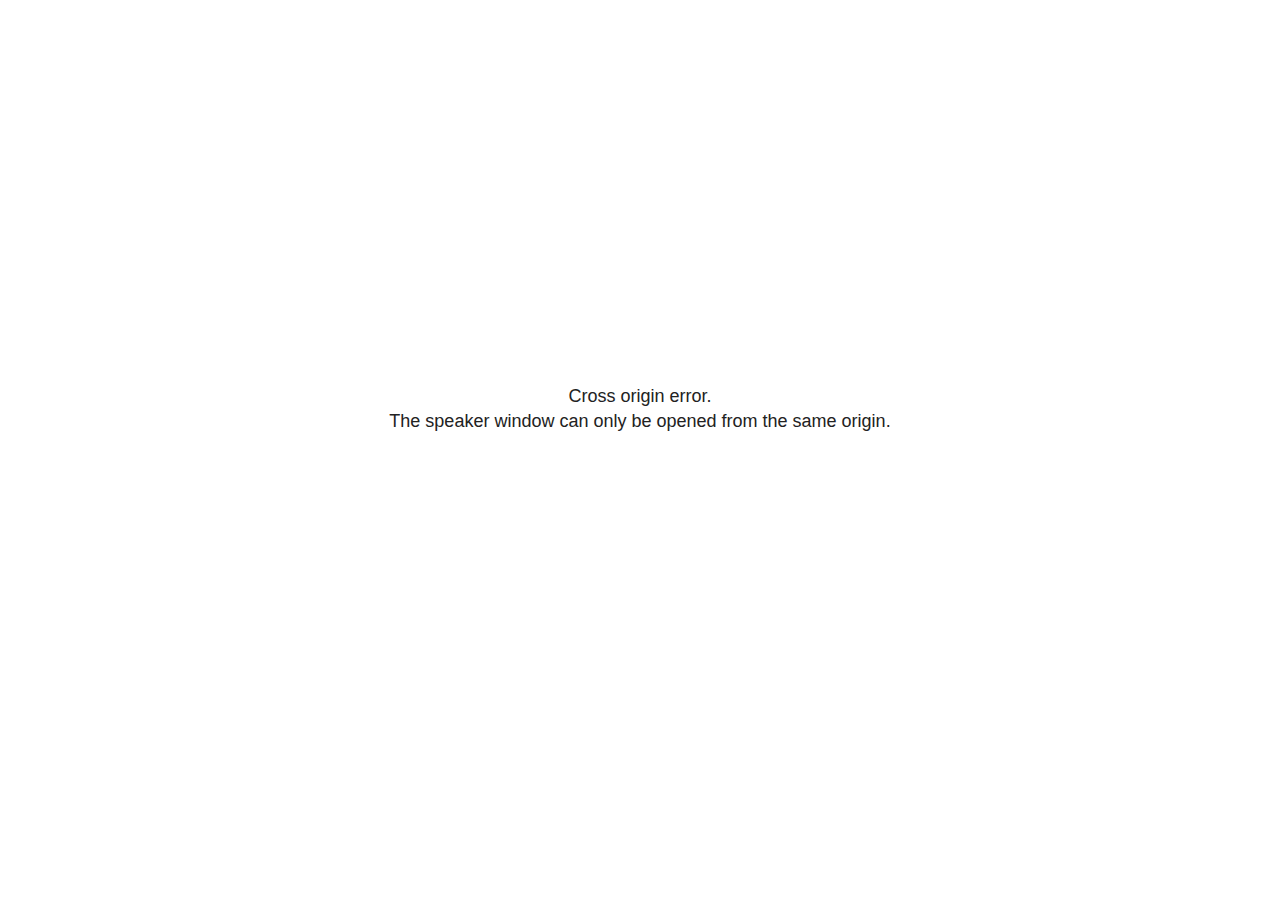
<file: site_libs/revealjs/plugin/notes/speaker-view.html>
<!--
	NOTE: You need to build the notes plugin after making changes to this file.
-->
<html lang="en">
	<head>
		<meta charset="utf-8">

		<title>reveal.js - Speaker View</title>

		<style>
			body {
				font-family: Helvetica;
				font-size: 18px;
			}

			#current-slide,
			#upcoming-slide,
			#speaker-controls {
				padding: 6px;
				box-sizing: border-box;
				-moz-box-sizing: border-box;
			}

			#current-slide iframe,
			#upcoming-slide iframe {
				width: 100%;
				height: 100%;
				border: 1px solid #ddd;
			}

			#current-slide .label,
			#upcoming-slide .label {
				position: absolute;
				top: 10px;
				left: 10px;
				z-index: 2;
			}

			#connection-status {
				position: absolute;
				top: 0;
				left: 0;
				width: 100%;
				height: 100%;
				z-index: 20;
				padding: 30% 20% 20% 20%;
				font-size: 18px;
				color: #222;
				background: #fff;
				text-align: center;
				box-sizing: border-box;
				line-height: 1.4;
			}

			.overlay-element {
				height: 34px;
				line-height: 34px;
				padding: 0 10px;
				text-shadow: none;
				background: rgba( 220, 220, 220, 0.8 );
				color: #222;
				font-size: 14px;
			}

			.overlay-element.interactive:hover {
				background: rgba( 220, 220, 220, 1 );
			}

			#current-slide {
				position: absolute;
				width: 60%;
				height: 100%;
				top: 0;
				left: 0;
				padding-right: 0;
			}

			#upcoming-slide {
				position: absolute;
				width: 40%;
				height: 40%;
				right: 0;
				top: 0;
			}

			/* Speaker controls */
			#speaker-controls {
				position: absolute;
				top: 40%;
				right: 0;
				width: 40%;
				height: 60%;
				overflow: auto;
				font-size: 18px;
			}

				.speaker-controls-time.hidden,
				.speaker-controls-notes.hidden {
					display: none;
				}

				.speaker-controls-time .label,
				.speaker-controls-pace .label,
				.speaker-controls-notes .label {
					text-transform: uppercase;
					font-weight: normal;
					font-size: 0.66em;
					color: #666;
					margin: 0;
				}

				.speaker-controls-time, .speaker-controls-pace {
					border-bottom: 1px solid rgba( 200, 200, 200, 0.5 );
					margin-bottom: 10px;
					padding: 10px 16px;
					padding-bottom: 20px;
					cursor: pointer;
				}

				.speaker-controls-time .reset-button {
					opacity: 0;
					float: right;
					color: #666;
					text-decoration: none;
				}
				.speaker-controls-time:hover .reset-button {
					opacity: 1;
				}

				.speaker-controls-time .timer,
				.speaker-controls-time .clock {
					width: 50%;
				}

				.speaker-controls-time .timer,
				.speaker-controls-time .clock,
				.speaker-controls-time .pacing .hours-value,
				.speaker-controls-time .pacing .minutes-value,
				.speaker-controls-time .pacing .seconds-value {
					font-size: 1.9em;
				}

				.speaker-controls-time .timer {
					float: left;
				}

				.speaker-controls-time .clock {
					float: right;
					text-align: right;
				}

				.speaker-controls-time span.mute {
					opacity: 0.3;
				}

				.speaker-controls-time .pacing-title {
					margin-top: 5px;
				}

				.speaker-controls-time .pacing.ahead {
					color: blue;
				}

				.speaker-controls-time .pacing.on-track {
					color: green;
				}

				.speaker-controls-time .pacing.behind {
					color: red;
				}

				.speaker-controls-notes {
					padding: 10px 16px;
				}

				.speaker-controls-notes .value {
					margin-top: 5px;
					line-height: 1.4;
					font-size: 1.2em;
				}

			/* Layout selector */
			#speaker-layout {
				position: absolute;
				top: 10px;
				right: 10px;
				color: #222;
				z-index: 10;
			}
				#speaker-layout select {
					position: absolute;
					width: 100%;
					height: 100%;
					top: 0;
					left: 0;
					border: 0;
					box-shadow: 0;
					cursor: pointer;
					opacity: 0;

					font-size: 1em;
					background-color: transparent;

					-moz-appearance: none;
					-webkit-appearance: none;
					-webkit-tap-highlight-color: rgba(0, 0, 0, 0);
				}

				#speaker-layout select:focus {
					outline: none;
					box-shadow: none;
				}

			.clear {
				clear: both;
			}

			/* Speaker layout: Wide */
			body[data-speaker-layout="wide"] #current-slide,
			body[data-speaker-layout="wide"] #upcoming-slide {
				width: 50%;
				height: 45%;
				padding: 6px;
			}

			body[data-speaker-layout="wide"] #current-slide {
				top: 0;
				left: 0;
			}

			body[data-speaker-layout="wide"] #upcoming-slide {
				top: 0;
				left: 50%;
			}

			body[data-speaker-layout="wide"] #speaker-controls {
				top: 45%;
				left: 0;
				width: 100%;
				height: 50%;
				font-size: 1.25em;
			}

			/* Speaker layout: Tall */
			body[data-speaker-layout="tall"] #current-slide,
			body[data-speaker-layout="tall"] #upcoming-slide {
				width: 45%;
				height: 50%;
				padding: 6px;
			}

			body[data-speaker-layout="tall"] #current-slide {
				top: 0;
				left: 0;
			}

			body[data-speaker-layout="tall"] #upcoming-slide {
				top: 50%;
				left: 0;
			}

			body[data-speaker-layout="tall"] #speaker-controls {
				padding-top: 40px;
				top: 0;
				left: 45%;
				width: 55%;
				height: 100%;
				font-size: 1.25em;
			}

			/* Speaker layout: Notes only */
			body[data-speaker-layout="notes-only"] #current-slide,
			body[data-speaker-layout="notes-only"] #upcoming-slide {
				display: none;
			}

			body[data-speaker-layout="notes-only"] #speaker-controls {
				padding-top: 40px;
				top: 0;
				left: 0;
				width: 100%;
				height: 100%;
				font-size: 1.25em;
			}

			@media screen and (max-width: 1080px) {
				body[data-speaker-layout="default"] #speaker-controls {
					font-size: 16px;
				}
			}

			@media screen and (max-width: 900px) {
				body[data-speaker-layout="default"] #speaker-controls {
					font-size: 14px;
				}
			}

			@media screen and (max-width: 800px) {
				body[data-speaker-layout="default"] #speaker-controls {
					font-size: 12px;
				}
			}

		</style>
	</head>

	<body>

		<div id="connection-status">Loading speaker view...</div>

		<div id="current-slide"></div>
		<div id="upcoming-slide"><span class="overlay-element label">Upcoming</span></div>
		<div id="speaker-controls">
			<div class="speaker-controls-time">
				<h4 class="label">Time <span class="reset-button">Click to Reset</span></h4>
				<div class="clock">
					<span class="clock-value">0:00 AM</span>
				</div>
				<div class="timer">
					<span class="hours-value">00</span><span class="minutes-value">:00</span><span class="seconds-value">:00</span>
				</div>
				<div class="clear"></div>

				<h4 class="label pacing-title" style="display: none">Pacing – Time to finish current slide</h4>
				<div class="pacing" style="display: none">
					<span class="hours-value">00</span><span class="minutes-value">:00</span><span class="seconds-value">:00</span>
				</div>
			</div>

			<div class="speaker-controls-notes hidden">
				<h4 class="label">Notes</h4>
				<div class="value"></div>
			</div>
		</div>
		<div id="speaker-layout" class="overlay-element interactive">
			<span class="speaker-layout-label"></span>
			<select class="speaker-layout-dropdown"></select>
		</div>

		<script>

			(function() {

				var notes,
					notesValue,
					currentState,
					currentSlide,
					upcomingSlide,
					layoutLabel,
					layoutDropdown,
					pendingCalls = {},
					lastRevealApiCallId = 0,
					connected = false

				var connectionStatus = document.querySelector( '#connection-status' );

				var SPEAKER_LAYOUTS = {
					'default': 'Default',
					'wide': 'Wide',
					'tall': 'Tall',
					'notes-only': 'Notes only'
				};

				setupLayout();

				let openerOrigin;

				try {
					openerOrigin = window.opener.location.origin;
				}
				catch ( error ) { console.warn( error ) }

				// In order to prevent XSS, the speaker view will only run if its
				// opener has the same origin as itself
				if( window.location.origin !== openerOrigin ) {
					connectionStatus.innerHTML = 'Cross origin error.<br>The speaker window can only be opened from the same origin.';
					return;
				}

				var connectionTimeout = setTimeout( function() {
					connectionStatus.innerHTML = 'Error connecting to main window.<br>Please try closing and reopening the speaker view.';
				}, 5000 );

				window.addEventListener( 'message', function( event ) {

					// Validate the origin of all messages to avoid parsing messages
					// that aren't meant for us. Ignore when running off file:// so
					// that the speaker view continues to work without a web server.
					if( window.location.origin !== event.origin && window.location.origin !== 'file://' ) {
						return
					}

					clearTimeout( connectionTimeout );
					connectionStatus.style.display = 'none';

					var data = JSON.parse( event.data );

					// The overview mode is only useful to the reveal.js instance
					// where navigation occurs so we don't sync it
					if( data.state ) delete data.state.overview;

					// Messages sent by the notes plugin inside of the main window
					if( data && data.namespace === 'reveal-notes' ) {
						if( data.type === 'connect' ) {
							handleConnectMessage( data );
						}
						else if( data.type === 'state' ) {
							handleStateMessage( data );
						}
						else if( data.type === 'return' ) {
							pendingCalls[data.callId](data.result);
							delete pendingCalls[data.callId];
						}
					}
					// Messages sent by the reveal.js inside of the current slide preview
					else if( data && data.namespace === 'reveal' ) {
						if( /ready/.test( data.eventName ) ) {
							// Send a message back to notify that the handshake is complete
							window.opener.postMessage( JSON.stringify({ namespace: 'reveal-notes', type: 'connected'} ), '*' );
						}
						else if( /slidechanged|fragmentshown|fragmenthidden|paused|resumed/.test( data.eventName ) && currentState !== JSON.stringify( data.state ) ) {

							dispatchStateToMainWindow( data.state );

						}
					}

				} );

				/**
				 * Updates the presentation in the main window to match the state
				 * of the presentation in the notes window.
				 */
				const dispatchStateToMainWindow = debounce(( state ) => {
					window.opener.postMessage( JSON.stringify({ method: 'setState', args: [ state ]} ), '*' );
				}, 500);

				/**
				 * Asynchronously calls the Reveal.js API of the main frame.
				 */
				function callRevealApi( methodName, methodArguments, callback ) {

					var callId = ++lastRevealApiCallId;
					pendingCalls[callId] = callback;
					window.opener.postMessage( JSON.stringify( {
						namespace: 'reveal-notes',
						type: 'call',
						callId: callId,
						methodName: methodName,
						arguments: methodArguments
					} ), '*' );

				}

				/**
				 * Called when the main window is trying to establish a
				 * connection.
				 */
				function handleConnectMessage( data ) {

					if( connected === false ) {
						connected = true;

						setupIframes( data );
						setupKeyboard();
						setupNotes();
						setupTimer();
						setupHeartbeat();
					}

				}

				/**
				 * Called when the main window sends an updated state.
				 */
				function handleStateMessage( data ) {

					// Store the most recently set state to avoid circular loops
					// applying the same state
					currentState = JSON.stringify( data.state );

					// No need for updating the notes in case of fragment changes
					if ( data.notes ) {
						notes.classList.remove( 'hidden' );
						notesValue.style.whiteSpace = data.whitespace;
						if( data.markdown ) {
							notesValue.innerHTML = marked( data.notes );
						}
						else {
							notesValue.innerHTML = data.notes;
						}
					}
					else {
						notes.classList.add( 'hidden' );
					}

					// Update the note slides
					currentSlide.contentWindow.postMessage( JSON.stringify({ method: 'setState', args: [ data.state ] }), '*' );
					upcomingSlide.contentWindow.postMessage( JSON.stringify({ method: 'setState', args: [ data.state ] }), '*' );
					upcomingSlide.contentWindow.postMessage( JSON.stringify({ method: 'next' }), '*' );

				}

				// Limit to max one state update per X ms
				handleStateMessage = debounce( handleStateMessage, 200 );

				/**
				 * Forward keyboard events to the current slide window.
				 * This enables keyboard events to work even if focus
				 * isn't set on the current slide iframe.
				 *
				 * Block F5 default handling, it reloads and disconnects
				 * the speaker notes window.
				 */
				function setupKeyboard() {

					document.addEventListener( 'keydown', function( event ) {
						if( event.keyCode === 116 || ( event.metaKey && event.keyCode === 82 ) ) {
							event.preventDefault();
							return false;
						}
						currentSlide.contentWindow.postMessage( JSON.stringify({ method: 'triggerKey', args: [ event.keyCode ] }), '*' );
					} );

				}

				/**
				 * Creates the preview iframes.
				 */
				function setupIframes( data ) {

					var params = [
						'receiver',
						'progress=false',
						'history=false',
						'transition=none',
						'autoSlide=0',
						'backgroundTransition=none'
					].join( '&' );

					var urlSeparator = /\?/.test(data.url) ? '&' : '?';
					var hash = '#/' + data.state.indexh + '/' + data.state.indexv;
					var currentURL = data.url + urlSeparator + params + '&scrollActivationWidth=false&postMessageEvents=true' + hash;
					var upcomingURL = data.url + urlSeparator + params + '&scrollActivationWidth=false&controls=false' + hash;

					currentSlide = document.createElement( 'iframe' );
					currentSlide.setAttribute( 'width', 1280 );
					currentSlide.setAttribute( 'height', 1024 );
					currentSlide.setAttribute( 'src', currentURL );
					document.querySelector( '#current-slide' ).appendChild( currentSlide );

					upcomingSlide = document.createElement( 'iframe' );
					upcomingSlide.setAttribute( 'width', 640 );
					upcomingSlide.setAttribute( 'height', 512 );
					upcomingSlide.setAttribute( 'src', upcomingURL );
					document.querySelector( '#upcoming-slide' ).appendChild( upcomingSlide );

				}

				/**
				 * Setup the notes UI.
				 */
				function setupNotes() {

					notes = document.querySelector( '.speaker-controls-notes' );
					notesValue = document.querySelector( '.speaker-controls-notes .value' );

				}

				/**
				 * We send out a heartbeat at all times to ensure we can
				 * reconnect with the main presentation window after reloads.
				 */
				function setupHeartbeat() {

					setInterval( () => {
						window.opener.postMessage( JSON.stringify({ namespace: 'reveal-notes', type: 'heartbeat'} ), '*' );
					}, 1000 );

				}

				function getTimings( callback ) {

					callRevealApi( 'getSlidesAttributes', [], function ( slideAttributes ) {
						callRevealApi( 'getConfig', [], function ( config ) {
							var totalTime = config.totalTime;
							var minTimePerSlide = config.minimumTimePerSlide || 0;
							var defaultTiming = config.defaultTiming;
							if ((defaultTiming == null) && (totalTime == null)) {
								callback(null);
								return;
							}
							// Setting totalTime overrides defaultTiming
							if (totalTime) {
								defaultTiming = 0;
							}
							var timings = [];
							for ( var i in slideAttributes ) {
								var slide = slideAttributes[ i ];
								var timing = defaultTiming;
								if( slide.hasOwnProperty( 'data-timing' )) {
									var t = slide[ 'data-timing' ];
									timing = parseInt(t);
									if( isNaN(timing) ) {
										console.warn("Could not parse timing '" + t + "' of slide " + i + "; using default of " + defaultTiming);
										timing = defaultTiming;
									}
								}
								timings.push(timing);
							}
							if ( totalTime ) {
								// After we've allocated time to individual slides, we summarize it and
								// subtract it from the total time
								var remainingTime = totalTime - timings.reduce( function(a, b) { return a + b; }, 0 );
								// The remaining time is divided by the number of slides that have 0 seconds
								// allocated at the moment, giving the average time-per-slide on the remaining slides
								var remainingSlides = (timings.filter( function(x) { return x == 0 }) ).length
								var timePerSlide = Math.round( remainingTime / remainingSlides, 0 )
								// And now we replace every zero-value timing with that average
								timings = timings.map( function(x) { return (x==0 ? timePerSlide : x) } );
							}
							var slidesUnderMinimum = timings.filter( function(x) { return (x < minTimePerSlide) } ).length
							if ( slidesUnderMinimum ) {
								message = "The pacing time for " + slidesUnderMinimum + " slide(s) is under the configured minimum of " + minTimePerSlide + " seconds. Check the data-timing attribute on individual slides, or consider increasing the totalTime or minimumTimePerSlide configuration options (or removing some slides).";
								alert(message);
							}
							callback( timings );
						} );
					} );

				}

				/**
				 * Return the number of seconds allocated for presenting
				 * all slides up to and including this one.
				 */
				function getTimeAllocated( timings, callback ) {

					callRevealApi( 'getSlidePastCount', [], function ( currentSlide ) {
						var allocated = 0;
						for (var i in timings.slice(0, currentSlide + 1)) {
							allocated += timings[i];
						}
						callback( allocated );
					} );

				}

				/**
				 * Create the timer and clock and start updating them
				 * at an interval.
				 */
				function setupTimer() {

					var start = new Date(),
					timeEl = document.querySelector( '.speaker-controls-time' ),
					clockEl = timeEl.querySelector( '.clock-value' ),
					hoursEl = timeEl.querySelector( '.hours-value' ),
					minutesEl = timeEl.querySelector( '.minutes-value' ),
					secondsEl = timeEl.querySelector( '.seconds-value' ),
					pacingTitleEl = timeEl.querySelector( '.pacing-title' ),
					pacingEl = timeEl.querySelector( '.pacing' ),
					pacingHoursEl = pacingEl.querySelector( '.hours-value' ),
					pacingMinutesEl = pacingEl.querySelector( '.minutes-value' ),
					pacingSecondsEl = pacingEl.querySelector( '.seconds-value' );

					var timings = null;
					getTimings( function ( _timings ) {

						timings = _timings;
						if (_timings !== null) {
							pacingTitleEl.style.removeProperty('display');
							pacingEl.style.removeProperty('display');
						}

						// Update once directly
						_updateTimer();

						// Then update every second
						setInterval( _updateTimer, 1000 );

					} );


					function _resetTimer() {

						if (timings == null) {
							start = new Date();
							_updateTimer();
						}
						else {
							// Reset timer to beginning of current slide
							getTimeAllocated( timings, function ( slideEndTimingSeconds ) {
								var slideEndTiming = slideEndTimingSeconds * 1000;
								callRevealApi( 'getSlidePastCount', [], function ( currentSlide ) {
									var currentSlideTiming = timings[currentSlide] * 1000;
									var previousSlidesTiming = slideEndTiming - currentSlideTiming;
									var now = new Date();
									start = new Date(now.getTime() - previousSlidesTiming);
									_updateTimer();
								} );
							} );
						}

					}

					timeEl.addEventListener( 'click', function() {
						_resetTimer();
						return false;
					} );

					function _displayTime( hrEl, minEl, secEl, time) {

						var sign = Math.sign(time) == -1 ? "-" : "";
						time = Math.abs(Math.round(time / 1000));
						var seconds = time % 60;
						var minutes = Math.floor( time / 60 ) % 60 ;
						var hours = Math.floor( time / ( 60 * 60 )) ;
						hrEl.innerHTML = sign + zeroPadInteger( hours );
						if (hours == 0) {
							hrEl.classList.add( 'mute' );
						}
						else {
							hrEl.classList.remove( 'mute' );
						}
						minEl.innerHTML = ':' + zeroPadInteger( minutes );
						if (hours == 0 && minutes == 0) {
							minEl.classList.add( 'mute' );
						}
						else {
							minEl.classList.remove( 'mute' );
						}
						secEl.innerHTML = ':' + zeroPadInteger( seconds );
					}

					function _updateTimer() {

						var diff, hours, minutes, seconds,
						now = new Date();

						diff = now.getTime() - start.getTime();

						clockEl.innerHTML = now.toLocaleTimeString( 'en-US', { hour12: true, hour: '2-digit', minute:'2-digit' } );
						_displayTime( hoursEl, minutesEl, secondsEl, diff );
						if (timings !== null) {
							_updatePacing(diff);
						}

					}

					function _updatePacing(diff) {

						getTimeAllocated( timings, function ( slideEndTimingSeconds ) {
							var slideEndTiming = slideEndTimingSeconds * 1000;

							callRevealApi( 'getSlidePastCount', [], function ( currentSlide ) {
								var currentSlideTiming = timings[currentSlide] * 1000;
								var timeLeftCurrentSlide = slideEndTiming - diff;
								if (timeLeftCurrentSlide < 0) {
									pacingEl.className = 'pacing behind';
								}
								else if (timeLeftCurrentSlide < currentSlideTiming) {
									pacingEl.className = 'pacing on-track';
								}
								else {
									pacingEl.className = 'pacing ahead';
								}
								_displayTime( pacingHoursEl, pacingMinutesEl, pacingSecondsEl, timeLeftCurrentSlide );
							} );
						} );
					}

				}

				/**
				 * Sets up the speaker view layout and layout selector.
				 */
				function setupLayout() {

					layoutDropdown = document.querySelector( '.speaker-layout-dropdown' );
					layoutLabel = document.querySelector( '.speaker-layout-label' );

					// Render the list of available layouts
					for( var id in SPEAKER_LAYOUTS ) {
						var option = document.createElement( 'option' );
						option.setAttribute( 'value', id );
						option.textContent = SPEAKER_LAYOUTS[ id ];
						layoutDropdown.appendChild( option );
					}

					// Monitor the dropdown for changes
					layoutDropdown.addEventListener( 'change', function( event ) {

						setLayout( layoutDropdown.value );

					}, false );

					// Restore any currently persisted layout
					setLayout( getLayout() );

				}

				/**
				 * Sets a new speaker view layout. The layout is persisted
				 * in local storage.
				 */
				function setLayout( value ) {

					var title = SPEAKER_LAYOUTS[ value ];

					layoutLabel.innerHTML = 'Layout' + ( title ? ( ': ' + title ) : '' );
					layoutDropdown.value = value;

					document.body.setAttribute( 'data-speaker-layout', value );

					// Persist locally
					if( supportsLocalStorage() ) {
						window.localStorage.setItem( 'reveal-speaker-layout', value );
					}

				}

				/**
				 * Returns the ID of the most recently set speaker layout
				 * or our default layout if none has been set.
				 */
				function getLayout() {

					if( supportsLocalStorage() ) {
						var layout = window.localStorage.getItem( 'reveal-speaker-layout' );
						if( layout ) {
							return layout;
						}
					}

					// Default to the first record in the layouts hash
					for( var id in SPEAKER_LAYOUTS ) {
						return id;
					}

				}

				function supportsLocalStorage() {

					try {
						localStorage.setItem('test', 'test');
						localStorage.removeItem('test');
						return true;
					}
					catch( e ) {
						return false;
					}

				}

				function zeroPadInteger( num ) {

					var str = '00' + parseInt( num );
					return str.substring( str.length - 2 );

				}

				/**
				 * Limits the frequency at which a function can be called.
				 */
				function debounce( fn, ms ) {

					var lastTime = 0,
						timeout;

					return function() {

						var args = arguments;
						var context = this;

						clearTimeout( timeout );

						var timeSinceLastCall = Date.now() - lastTime;
						if( timeSinceLastCall > ms ) {
							fn.apply( context, args );
							lastTime = Date.now();
						}
						else {
							timeout = setTimeout( function() {
								fn.apply( context, args );
								lastTime = Date.now();
							}, ms - timeSinceLastCall );
						}

					}

				}

			})();

		</script>
	</body>
</html>
</file>
<file: site_libs/quarto-html/tippy.css>
.tippy-box[data-animation=fade][data-state=hidden]{opacity:0}[data-tippy-root]{max-width:calc(100vw - 10px)}.tippy-box{position:relative;background-color:#333;color:#fff;border-radius:4px;font-size:14px;line-height:1.4;white-space:normal;outline:0;transition-property:transform,visibility,opacity}.tippy-box[data-placement^=top]>.tippy-arrow{bottom:0}.tippy-box[data-placement^=top]>.tippy-arrow:before{bottom:-7px;left:0;border-width:8px 8px 0;border-top-color:initial;transform-origin:center top}.tippy-box[data-placement^=bottom]>.tippy-arrow{top:0}.tippy-box[data-placement^=bottom]>.tippy-arrow:before{top:-7px;left:0;border-width:0 8px 8px;border-bottom-color:initial;transform-origin:center bottom}.tippy-box[data-placement^=left]>.tippy-arrow{right:0}.tippy-box[data-placement^=left]>.tippy-arrow:before{border-width:8px 0 8px 8px;border-left-color:initial;right:-7px;transform-origin:center left}.tippy-box[data-placement^=right]>.tippy-arrow{left:0}.tippy-box[data-placement^=right]>.tippy-arrow:before{left:-7px;border-width:8px 8px 8px 0;border-right-color:initial;transform-origin:center right}.tippy-box[data-inertia][data-state=visible]{transition-timing-function:cubic-bezier(.54,1.5,.38,1.11)}.tippy-arrow{width:16px;height:16px;color:#333}.tippy-arrow:before{content:"";position:absolute;border-color:transparent;border-style:solid}.tippy-content{position:relative;padding:5px 9px;z-index:1}
</file>
<file: site_libs/quarto-html/quarto-syntax-highlighting-587c61ba64f3a5504c4d52d930310e48.css>
/* quarto syntax highlight colors */
:root {
  --quarto-hl-ot-color: #003B4F;
  --quarto-hl-at-color: #657422;
  --quarto-hl-ss-color: #20794D;
  --quarto-hl-an-color: #5E5E5E;
  --quarto-hl-fu-color: #4758AB;
  --quarto-hl-st-color: #20794D;
  --quarto-hl-cf-color: #003B4F;
  --quarto-hl-op-color: #5E5E5E;
  --quarto-hl-er-color: #AD0000;
  --quarto-hl-bn-color: #AD0000;
  --quarto-hl-al-color: #AD0000;
  --quarto-hl-va-color: #111111;
  --quarto-hl-bu-color: inherit;
  --quarto-hl-ex-color: inherit;
  --quarto-hl-pp-color: #AD0000;
  --quarto-hl-in-color: #5E5E5E;
  --quarto-hl-vs-color: #20794D;
  --quarto-hl-wa-color: #5E5E5E;
  --quarto-hl-do-color: #5E5E5E;
  --quarto-hl-im-color: #00769E;
  --quarto-hl-ch-color: #20794D;
  --quarto-hl-dt-color: #AD0000;
  --quarto-hl-fl-color: #AD0000;
  --quarto-hl-co-color: #5E5E5E;
  --quarto-hl-cv-color: #5E5E5E;
  --quarto-hl-cn-color: #8f5902;
  --quarto-hl-sc-color: #5E5E5E;
  --quarto-hl-dv-color: #AD0000;
  --quarto-hl-kw-color: #003B4F;
}

/* other quarto variables */
:root {
  --quarto-font-monospace: SFMono-Regular, Menlo, Monaco, Consolas, "Liberation Mono", "Courier New", monospace;
}

/* syntax highlight based on Pandoc's rules */
pre > code.sourceCode > span {
  color: #003B4F;
}

code.sourceCode > span {
  color: #003B4F;
}

div.sourceCode,
div.sourceCode pre.sourceCode {
  color: #003B4F;
}

/* Normal */
code span {
  color: #003B4F;
}

/* Alert */
code span.al {
  color: #AD0000;
  font-style: inherit;
}

/* Annotation */
code span.an {
  color: #5E5E5E;
  font-style: inherit;
}

/* Attribute */
code span.at {
  color: #657422;
  font-style: inherit;
}

/* BaseN */
code span.bn {
  color: #AD0000;
  font-style: inherit;
}

/* BuiltIn */
code span.bu {
  font-style: inherit;
}

/* ControlFlow */
code span.cf {
  color: #003B4F;
  font-weight: bold;
  font-style: inherit;
}

/* Char */
code span.ch {
  color: #20794D;
  font-style: inherit;
}

/* Constant */
code span.cn {
  color: #8f5902;
  font-style: inherit;
}

/* Comment */
code span.co {
  color: #5E5E5E;
  font-style: inherit;
}

/* CommentVar */
code span.cv {
  color: #5E5E5E;
  font-style: italic;
}

/* Documentation */
code span.do {
  color: #5E5E5E;
  font-style: italic;
}

/* DataType */
code span.dt {
  color: #AD0000;
  font-style: inherit;
}

/* DecVal */
code span.dv {
  color: #AD0000;
  font-style: inherit;
}

/* Error */
code span.er {
  color: #AD0000;
  font-style: inherit;
}

/* Extension */
code span.ex {
  font-style: inherit;
}

/* Float */
code span.fl {
  color: #AD0000;
  font-style: inherit;
}

/* Function */
code span.fu {
  color: #4758AB;
  font-style: inherit;
}

/* Import */
code span.im {
  color: #00769E;
  font-style: inherit;
}

/* Information */
code span.in {
  color: #5E5E5E;
  font-style: inherit;
}

/* Keyword */
code span.kw {
  color: #003B4F;
  font-weight: bold;
  font-style: inherit;
}

/* Operator */
code span.op {
  color: #5E5E5E;
  font-style: inherit;
}

/* Other */
code span.ot {
  color: #003B4F;
  font-style: inherit;
}

/* Preprocessor */
code span.pp {
  color: #AD0000;
  font-style: inherit;
}

/* SpecialChar */
code span.sc {
  color: #5E5E5E;
  font-style: inherit;
}

/* SpecialString */
code span.ss {
  color: #20794D;
  font-style: inherit;
}

/* String */
code span.st {
  color: #20794D;
  font-style: inherit;
}

/* Variable */
code span.va {
  color: #111111;
  font-style: inherit;
}

/* VerbatimString */
code span.vs {
  color: #20794D;
  font-style: inherit;
}

/* Warning */
code span.wa {
  color: #5E5E5E;
  font-style: italic;
}

.prevent-inlining {
  content: "</";
}

/*# sourceMappingURL=2dce1cc6c82594539e1579de68416b47.css.map */
</file>
<file: site_libs/lightable-0.0.1/lightable.css>
/*!
 * lightable v0.0.1
 * Copyright 2020 Hao Zhu
 * Licensed under MIT (https://github.com/haozhu233/kableExtra/blob/master/LICENSE)
 */

.lightable-minimal {
  border-collapse: separate;
  border-spacing: 16px 1px;
  width: 100%;
  margin-bottom: 10px;
}

.lightable-minimal td {
  margin-left: 5px;
  margin-right: 5px;
}

.lightable-minimal th {
  margin-left: 5px;
  margin-right: 5px;
}

.lightable-minimal thead tr:last-child th {
  border-bottom: 2px solid #00000050;
  empty-cells: hide;

}

.lightable-minimal tbody tr:first-child td {
  padding-top: 0.5em;
}

.lightable-minimal.lightable-hover tbody tr:hover {
  background-color: #f5f5f5;
}

.lightable-minimal.lightable-striped tbody tr:nth-child(even) {
  background-color: #f5f5f5;
}

.lightable-classic {
  border-top: 0.16em solid #111111;
  border-bottom: 0.16em solid #111111;
  width: 100%;
  margin-bottom: 10px;
  margin: 10px 5px;
}

.lightable-classic tfoot tr td {
  border: 0;
}

.lightable-classic tfoot tr:first-child td {
  border-top: 0.14em solid #111111;
}

.lightable-classic caption {
  color: #222222;
}

.lightable-classic td {
  padding-left: 5px;
  padding-right: 5px;
  color: #222222;
}

.lightable-classic th {
  padding-left: 5px;
  padding-right: 5px;
  font-weight: normal;
  color: #222222;
}

.lightable-classic thead tr:last-child th {
  border-bottom: 0.10em solid #111111;
}

.lightable-classic.lightable-hover tbody tr:hover {
  background-color: #F9EEC1;
}

.lightable-classic.lightable-striped tbody tr:nth-child(even) {
  background-color: #f5f5f5;
}

.lightable-classic-2 {
  border-top: 3px double #111111;
  border-bottom: 3px double #111111;
  width: 100%;
  margin-bottom: 10px;
}

.lightable-classic-2 tfoot tr td {
  border: 0;
}

.lightable-classic-2 tfoot tr:first-child td {
  border-top: 3px double #111111;
}

.lightable-classic-2 caption {
  color: #222222;
}

.lightable-classic-2 td {
  padding-left: 5px;
  padding-right: 5px;
  color: #222222;
}

.lightable-classic-2 th {
  padding-left: 5px;
  padding-right: 5px;
  font-weight: normal;
  color: #222222;
}

.lightable-classic-2 tbody tr:last-child td {
  border-bottom: 3px double #111111;
}

.lightable-classic-2 thead tr:last-child th {
  border-bottom: 1px solid #111111;
}

.lightable-classic-2.lightable-hover tbody tr:hover {
  background-color: #F9EEC1;
}

.lightable-classic-2.lightable-striped tbody tr:nth-child(even) {
  background-color: #f5f5f5;
}

.lightable-material {
  min-width: 100%;
  white-space: nowrap;
  table-layout: fixed;
  font-family: Roboto, sans-serif;
  border: 1px solid #EEE;
  border-collapse: collapse;
  margin-bottom: 10px;
}

.lightable-material tfoot tr td {
  border: 0;
}

.lightable-material tfoot tr:first-child td {
  border-top: 1px solid #EEE;
}

.lightable-material th {
  height: 56px;
  padding-left: 16px;
  padding-right: 16px;
}

.lightable-material td {
  height: 52px;
  padding-left: 16px;
  padding-right: 16px;
  border-top: 1px solid #eeeeee;
}

.lightable-material.lightable-hover tbody tr:hover {
  background-color: #f5f5f5;
}

.lightable-material.lightable-striped tbody tr:nth-child(even) {
  background-color: #f5f5f5;
}

.lightable-material.lightable-striped tbody td {
  border: 0;
}

.lightable-material.lightable-striped thead tr:last-child th {
  border-bottom: 1px solid #ddd;
}

.lightable-material-dark {
  min-width: 100%;
  white-space: nowrap;
  table-layout: fixed;
  font-family: Roboto, sans-serif;
  border: 1px solid #FFFFFF12;
  border-collapse: collapse;
  margin-bottom: 10px;
  background-color: #363640;
}

.lightable-material-dark tfoot tr td {
  border: 0;
}

.lightable-material-dark tfoot tr:first-child td {
  border-top: 1px solid #FFFFFF12;
}

.lightable-material-dark th {
  height: 56px;
  padding-left: 16px;
  padding-right: 16px;
  color: #FFFFFF60;
}

.lightable-material-dark td {
  height: 52px;
  padding-left: 16px;
  padding-right: 16px;
  color: #FFFFFF;
  border-top: 1px solid #FFFFFF12;
}

.lightable-material-dark.lightable-hover tbody tr:hover {
  background-color: #FFFFFF12;
}

.lightable-material-dark.lightable-striped tbody tr:nth-child(even) {
  background-color: #FFFFFF12;
}

.lightable-material-dark.lightable-striped tbody td {
  border: 0;
}

.lightable-material-dark.lightable-striped thead tr:last-child th {
  border-bottom: 1px solid #FFFFFF12;
}

.lightable-paper {
  width: 100%;
  margin-bottom: 10px;
  color: #444;
}

.lightable-paper tfoot tr td {
  border: 0;
}

.lightable-paper tfoot tr:first-child td {
  border-top: 1px solid #00000020;
}

.lightable-paper thead tr:last-child th {
  color: #666;
  vertical-align: bottom;
  border-bottom: 1px solid #00000020;
  line-height: 1.15em;
  padding: 10px 5px;
}

.lightable-paper td {
  vertical-align: middle;
  border-bottom: 1px solid #00000010;
  line-height: 1.15em;
  padding: 7px 5px;
}

.lightable-paper.lightable-hover tbody tr:hover {
  background-color: #F9EEC1;
}

.lightable-paper.lightable-striped tbody tr:nth-child(even) {
  background-color: #00000008;
}

.lightable-paper.lightable-striped tbody td {
  border: 0;
}
</file>
<file: thpe.css>
.red {
  color: red;
}
.blue {
  color: #006ab2;
}
.cyan {
  color: #009de0;
}
.gray {
  color: #717778;
}
.neongreen {
  color: #69af22;
}
.orange {
  color: #ee7f00;
}
.darkred {
  color: #93107d;
}


.smallfont {
  font-size: 70%;
  line-height: 160%;
}


.bigfont {
  font-size: 140%;
  line-height: 160%;
}

.hugefont {
  font-size: 200%;
  line-height: 180%;
}

.add-space{
  padding-right: 5%;
}
</file>
<file: styles.css>
<style>
/* Style global pour RevealJS - marges du haut réduites au maximum */

/* Section principale */
.reveal .slides section {
    font-size: 0.9em;
    padding: 5px 20px 10px 20px; /* Haut réduit à 5px */
}

/* Titres principaux H1 */
.reveal .slides section h1 {
    font-size: 1.98em !important;
    font-weight: 700;
    margin: 0.1em 0 0.3em 0; /* Haut réduit à 0.1em */
    padding: 2px 0;
    color: #2c3e50;
    line-height: 1.1;
}

/* Sous-titres H2 */
.reveal .slides section h2 {
    font-size: 1.62em !important;
    font-weight: 600;
    margin: 0.05em 0 0.2em 0; /* Haut réduit à 0.05em */
    padding: 1px 0;
    color: #34495e;
    line-height: 1.1;
}

/* Sous-sous-titres H3 */
.reveal .slides section h3 {
    font-size: 1.35em !important;
    font-weight: 500;
    margin: 0.02em 0 0.15em 0; /* Haut réduit à 0.02em */
    padding: 1px 0;
    color: #5d6d7e;
    line-height: 1.1;
}

/* Paragraphes et texte standard */
.reveal .slides section p {
    font-size: 0.99em;
    line-height: 1.2;
    margin: 0.1em 0 0.3em 0; /* Haut réduit à 0.1em */
    padding: 1px 0;
    color: #2c3e50;
}

/* Listes */
.reveal .slides section ul,
.reveal .slides section ol {
    margin: 0.1em 0 0.3em 0; /* Haut réduit à 0.1em */
    padding-left: 1em;
}

.reveal .slides section ul li,
.reveal .slides section ol li {
    font-size: 0.9em;
    line-height: 1.1;
    margin: 0.05em 0 0.1em 0; /* Haut réduit à 0.05em */
    padding: 0;
}

/* Textes mathématiques - Formules */
.reveal .slides section .math {
    font-size: 1.0em;
    color: #c0392b;
    margin: 0.1em 0; /* Haut réduit à 0.1em */
    padding: 0;
}

/* Équations mathématiques en display */
.reveal .slides section .math.display {
    font-size: 0.8em;
    margin: 0.15em 0; /* Haut réduit à 0.15em */
    padding: 0;
    line-height: 1;
}

/* Code blocks */
.reveal .slides section pre {
    margin: 0.2em 0 0.4em 0; /* Haut réduit à 0.2em */
    padding: 5px 10px;
}

/* Conteneurs de code WebR */
.reveal .slides section .cell {
    font-size: 0.855em;
    margin: 0.2em 0 0.4em 0; /* Haut réduit à 0.2em */
    padding: 2px 0;
}

/* Sorties de code */
.reveal .slides section .cell-output {
    font-size: 0.81em;
    line-height: 1.1;
    margin: 0.1em 0 0.3em 0; /* Haut réduit à 0.1em */
    padding: 4px 6px;
}

/* Supprimer les marges du haut pour les premiers éléments */
.reveal .slides section > *:first-child {
    margin-top: 0 !important;
    padding-top: 0 !important;
}
</style>
</file>
<file: docs/site_libs/quarto-html/tippy.css>
.tippy-box[data-animation=fade][data-state=hidden]{opacity:0}[data-tippy-root]{max-width:calc(100vw - 10px)}.tippy-box{position:relative;background-color:#333;color:#fff;border-radius:4px;font-size:14px;line-height:1.4;white-space:normal;outline:0;transition-property:transform,visibility,opacity}.tippy-box[data-placement^=top]>.tippy-arrow{bottom:0}.tippy-box[data-placement^=top]>.tippy-arrow:before{bottom:-7px;left:0;border-width:8px 8px 0;border-top-color:initial;transform-origin:center top}.tippy-box[data-placement^=bottom]>.tippy-arrow{top:0}.tippy-box[data-placement^=bottom]>.tippy-arrow:before{top:-7px;left:0;border-width:0 8px 8px;border-bottom-color:initial;transform-origin:center bottom}.tippy-box[data-placement^=left]>.tippy-arrow{right:0}.tippy-box[data-placement^=left]>.tippy-arrow:before{border-width:8px 0 8px 8px;border-left-color:initial;right:-7px;transform-origin:center left}.tippy-box[data-placement^=right]>.tippy-arrow{left:0}.tippy-box[data-placement^=right]>.tippy-arrow:before{left:-7px;border-width:8px 8px 8px 0;border-right-color:initial;transform-origin:center right}.tippy-box[data-inertia][data-state=visible]{transition-timing-function:cubic-bezier(.54,1.5,.38,1.11)}.tippy-arrow{width:16px;height:16px;color:#333}.tippy-arrow:before{content:"";position:absolute;border-color:transparent;border-style:solid}.tippy-content{position:relative;padding:5px 9px;z-index:1}
</file>
<file: docs/site_libs/quarto-html/quarto-syntax-highlighting-587c61ba64f3a5504c4d52d930310e48.css>
/* quarto syntax highlight colors */
:root {
  --quarto-hl-ot-color: #003B4F;
  --quarto-hl-at-color: #657422;
  --quarto-hl-ss-color: #20794D;
  --quarto-hl-an-color: #5E5E5E;
  --quarto-hl-fu-color: #4758AB;
  --quarto-hl-st-color: #20794D;
  --quarto-hl-cf-color: #003B4F;
  --quarto-hl-op-color: #5E5E5E;
  --quarto-hl-er-color: #AD0000;
  --quarto-hl-bn-color: #AD0000;
  --quarto-hl-al-color: #AD0000;
  --quarto-hl-va-color: #111111;
  --quarto-hl-bu-color: inherit;
  --quarto-hl-ex-color: inherit;
  --quarto-hl-pp-color: #AD0000;
  --quarto-hl-in-color: #5E5E5E;
  --quarto-hl-vs-color: #20794D;
  --quarto-hl-wa-color: #5E5E5E;
  --quarto-hl-do-color: #5E5E5E;
  --quarto-hl-im-color: #00769E;
  --quarto-hl-ch-color: #20794D;
  --quarto-hl-dt-color: #AD0000;
  --quarto-hl-fl-color: #AD0000;
  --quarto-hl-co-color: #5E5E5E;
  --quarto-hl-cv-color: #5E5E5E;
  --quarto-hl-cn-color: #8f5902;
  --quarto-hl-sc-color: #5E5E5E;
  --quarto-hl-dv-color: #AD0000;
  --quarto-hl-kw-color: #003B4F;
}

/* other quarto variables */
:root {
  --quarto-font-monospace: SFMono-Regular, Menlo, Monaco, Consolas, "Liberation Mono", "Courier New", monospace;
}

/* syntax highlight based on Pandoc's rules */
pre > code.sourceCode > span {
  color: #003B4F;
}

code.sourceCode > span {
  color: #003B4F;
}

div.sourceCode,
div.sourceCode pre.sourceCode {
  color: #003B4F;
}

/* Normal */
code span {
  color: #003B4F;
}

/* Alert */
code span.al {
  color: #AD0000;
  font-style: inherit;
}

/* Annotation */
code span.an {
  color: #5E5E5E;
  font-style: inherit;
}

/* Attribute */
code span.at {
  color: #657422;
  font-style: inherit;
}

/* BaseN */
code span.bn {
  color: #AD0000;
  font-style: inherit;
}

/* BuiltIn */
code span.bu {
  font-style: inherit;
}

/* ControlFlow */
code span.cf {
  color: #003B4F;
  font-weight: bold;
  font-style: inherit;
}

/* Char */
code span.ch {
  color: #20794D;
  font-style: inherit;
}

/* Constant */
code span.cn {
  color: #8f5902;
  font-style: inherit;
}

/* Comment */
code span.co {
  color: #5E5E5E;
  font-style: inherit;
}

/* CommentVar */
code span.cv {
  color: #5E5E5E;
  font-style: italic;
}

/* Documentation */
code span.do {
  color: #5E5E5E;
  font-style: italic;
}

/* DataType */
code span.dt {
  color: #AD0000;
  font-style: inherit;
}

/* DecVal */
code span.dv {
  color: #AD0000;
  font-style: inherit;
}

/* Error */
code span.er {
  color: #AD0000;
  font-style: inherit;
}

/* Extension */
code span.ex {
  font-style: inherit;
}

/* Float */
code span.fl {
  color: #AD0000;
  font-style: inherit;
}

/* Function */
code span.fu {
  color: #4758AB;
  font-style: inherit;
}

/* Import */
code span.im {
  color: #00769E;
  font-style: inherit;
}

/* Information */
code span.in {
  color: #5E5E5E;
  font-style: inherit;
}

/* Keyword */
code span.kw {
  color: #003B4F;
  font-weight: bold;
  font-style: inherit;
}

/* Operator */
code span.op {
  color: #5E5E5E;
  font-style: inherit;
}

/* Other */
code span.ot {
  color: #003B4F;
  font-style: inherit;
}

/* Preprocessor */
code span.pp {
  color: #AD0000;
  font-style: inherit;
}

/* SpecialChar */
code span.sc {
  color: #5E5E5E;
  font-style: inherit;
}

/* SpecialString */
code span.ss {
  color: #20794D;
  font-style: inherit;
}

/* String */
code span.st {
  color: #20794D;
  font-style: inherit;
}

/* Variable */
code span.va {
  color: #111111;
  font-style: inherit;
}

/* VerbatimString */
code span.vs {
  color: #20794D;
  font-style: inherit;
}

/* Warning */
code span.wa {
  color: #5E5E5E;
  font-style: italic;
}

.prevent-inlining {
  content: "</";
}

/*# sourceMappingURL=2dce1cc6c82594539e1579de68416b47.css.map */
</file>
<file: docs/site_libs/lightable-0.0.1/lightable.css>
/*!
 * lightable v0.0.1
 * Copyright 2020 Hao Zhu
 * Licensed under MIT (https://github.com/haozhu233/kableExtra/blob/master/LICENSE)
 */

.lightable-minimal {
  border-collapse: separate;
  border-spacing: 16px 1px;
  width: 100%;
  margin-bottom: 10px;
}

.lightable-minimal td {
  margin-left: 5px;
  margin-right: 5px;
}

.lightable-minimal th {
  margin-left: 5px;
  margin-right: 5px;
}

.lightable-minimal thead tr:last-child th {
  border-bottom: 2px solid #00000050;
  empty-cells: hide;

}

.lightable-minimal tbody tr:first-child td {
  padding-top: 0.5em;
}

.lightable-minimal.lightable-hover tbody tr:hover {
  background-color: #f5f5f5;
}

.lightable-minimal.lightable-striped tbody tr:nth-child(even) {
  background-color: #f5f5f5;
}

.lightable-classic {
  border-top: 0.16em solid #111111;
  border-bottom: 0.16em solid #111111;
  width: 100%;
  margin-bottom: 10px;
  margin: 10px 5px;
}

.lightable-classic tfoot tr td {
  border: 0;
}

.lightable-classic tfoot tr:first-child td {
  border-top: 0.14em solid #111111;
}

.lightable-classic caption {
  color: #222222;
}

.lightable-classic td {
  padding-left: 5px;
  padding-right: 5px;
  color: #222222;
}

.lightable-classic th {
  padding-left: 5px;
  padding-right: 5px;
  font-weight: normal;
  color: #222222;
}

.lightable-classic thead tr:last-child th {
  border-bottom: 0.10em solid #111111;
}

.lightable-classic.lightable-hover tbody tr:hover {
  background-color: #F9EEC1;
}

.lightable-classic.lightable-striped tbody tr:nth-child(even) {
  background-color: #f5f5f5;
}

.lightable-classic-2 {
  border-top: 3px double #111111;
  border-bottom: 3px double #111111;
  width: 100%;
  margin-bottom: 10px;
}

.lightable-classic-2 tfoot tr td {
  border: 0;
}

.lightable-classic-2 tfoot tr:first-child td {
  border-top: 3px double #111111;
}

.lightable-classic-2 caption {
  color: #222222;
}

.lightable-classic-2 td {
  padding-left: 5px;
  padding-right: 5px;
  color: #222222;
}

.lightable-classic-2 th {
  padding-left: 5px;
  padding-right: 5px;
  font-weight: normal;
  color: #222222;
}

.lightable-classic-2 tbody tr:last-child td {
  border-bottom: 3px double #111111;
}

.lightable-classic-2 thead tr:last-child th {
  border-bottom: 1px solid #111111;
}

.lightable-classic-2.lightable-hover tbody tr:hover {
  background-color: #F9EEC1;
}

.lightable-classic-2.lightable-striped tbody tr:nth-child(even) {
  background-color: #f5f5f5;
}

.lightable-material {
  min-width: 100%;
  white-space: nowrap;
  table-layout: fixed;
  font-family: Roboto, sans-serif;
  border: 1px solid #EEE;
  border-collapse: collapse;
  margin-bottom: 10px;
}

.lightable-material tfoot tr td {
  border: 0;
}

.lightable-material tfoot tr:first-child td {
  border-top: 1px solid #EEE;
}

.lightable-material th {
  height: 56px;
  padding-left: 16px;
  padding-right: 16px;
}

.lightable-material td {
  height: 52px;
  padding-left: 16px;
  padding-right: 16px;
  border-top: 1px solid #eeeeee;
}

.lightable-material.lightable-hover tbody tr:hover {
  background-color: #f5f5f5;
}

.lightable-material.lightable-striped tbody tr:nth-child(even) {
  background-color: #f5f5f5;
}

.lightable-material.lightable-striped tbody td {
  border: 0;
}

.lightable-material.lightable-striped thead tr:last-child th {
  border-bottom: 1px solid #ddd;
}

.lightable-material-dark {
  min-width: 100%;
  white-space: nowrap;
  table-layout: fixed;
  font-family: Roboto, sans-serif;
  border: 1px solid #FFFFFF12;
  border-collapse: collapse;
  margin-bottom: 10px;
  background-color: #363640;
}

.lightable-material-dark tfoot tr td {
  border: 0;
}

.lightable-material-dark tfoot tr:first-child td {
  border-top: 1px solid #FFFFFF12;
}

.lightable-material-dark th {
  height: 56px;
  padding-left: 16px;
  padding-right: 16px;
  color: #FFFFFF60;
}

.lightable-material-dark td {
  height: 52px;
  padding-left: 16px;
  padding-right: 16px;
  color: #FFFFFF;
  border-top: 1px solid #FFFFFF12;
}

.lightable-material-dark.lightable-hover tbody tr:hover {
  background-color: #FFFFFF12;
}

.lightable-material-dark.lightable-striped tbody tr:nth-child(even) {
  background-color: #FFFFFF12;
}

.lightable-material-dark.lightable-striped tbody td {
  border: 0;
}

.lightable-material-dark.lightable-striped thead tr:last-child th {
  border-bottom: 1px solid #FFFFFF12;
}

.lightable-paper {
  width: 100%;
  margin-bottom: 10px;
  color: #444;
}

.lightable-paper tfoot tr td {
  border: 0;
}

.lightable-paper tfoot tr:first-child td {
  border-top: 1px solid #00000020;
}

.lightable-paper thead tr:last-child th {
  color: #666;
  vertical-align: bottom;
  border-bottom: 1px solid #00000020;
  line-height: 1.15em;
  padding: 10px 5px;
}

.lightable-paper td {
  vertical-align: middle;
  border-bottom: 1px solid #00000010;
  line-height: 1.15em;
  padding: 7px 5px;
}

.lightable-paper.lightable-hover tbody tr:hover {
  background-color: #F9EEC1;
}

.lightable-paper.lightable-striped tbody tr:nth-child(even) {
  background-color: #00000008;
}

.lightable-paper.lightable-striped tbody td {
  border: 0;
}
</file>
<file: docs/thpe.css>
.red {
  color: red;
}
.blue {
  color: #006ab2;
}
.cyan {
  color: #009de0;
}
.gray {
  color: #717778;
}
.neongreen {
  color: #69af22;
}
.orange {
  color: #ee7f00;
}
.darkred {
  color: #93107d;
}


.smallfont {
  font-size: 70%;
  line-height: 160%;
}


.bigfont {
  font-size: 140%;
  line-height: 160%;
}

.hugefont {
  font-size: 200%;
  line-height: 180%;
}

.add-space{
  padding-right: 5%;
}
</file>
<file: docs/styles.css>
<style>
/* Style global pour RevealJS - marges du haut réduites au maximum */

/* Section principale */
.reveal .slides section {
    font-size: 0.9em;
    padding: 5px 20px 10px 20px; /* Haut réduit à 5px */
}

/* Titres principaux H1 */
.reveal .slides section h1 {
    font-size: 1.98em !important;
    font-weight: 700;
    margin: 0.1em 0 0.3em 0; /* Haut réduit à 0.1em */
    padding: 2px 0;
    color: #2c3e50;
    line-height: 1.1;
}

/* Sous-titres H2 */
.reveal .slides section h2 {
    font-size: 1.62em !important;
    font-weight: 600;
    margin: 0.05em 0 0.2em 0; /* Haut réduit à 0.05em */
    padding: 1px 0;
    color: #34495e;
    line-height: 1.1;
}

/* Sous-sous-titres H3 */
.reveal .slides section h3 {
    font-size: 1.35em !important;
    font-weight: 500;
    margin: 0.02em 0 0.15em 0; /* Haut réduit à 0.02em */
    padding: 1px 0;
    color: #5d6d7e;
    line-height: 1.1;
}

/* Paragraphes et texte standard */
.reveal .slides section p {
    font-size: 0.99em;
    line-height: 1.2;
    margin: 0.1em 0 0.3em 0; /* Haut réduit à 0.1em */
    padding: 1px 0;
    color: #2c3e50;
}

/* Listes */
.reveal .slides section ul,
.reveal .slides section ol {
    margin: 0.1em 0 0.3em 0; /* Haut réduit à 0.1em */
    padding-left: 1em;
}

.reveal .slides section ul li,
.reveal .slides section ol li {
    font-size: 0.9em;
    line-height: 1.1;
    margin: 0.05em 0 0.1em 0; /* Haut réduit à 0.05em */
    padding: 0;
}

/* Textes mathématiques - Formules */
.reveal .slides section .math {
    font-size: 1.0em;
    color: #c0392b;
    margin: 0.1em 0; /* Haut réduit à 0.1em */
    padding: 0;
}

/* Équations mathématiques en display */
.reveal .slides section .math.display {
    font-size: 0.8em;
    margin: 0.15em 0; /* Haut réduit à 0.15em */
    padding: 0;
    line-height: 1;
}

/* Code blocks */
.reveal .slides section pre {
    margin: 0.2em 0 0.4em 0; /* Haut réduit à 0.2em */
    padding: 5px 10px;
}

/* Conteneurs de code WebR */
.reveal .slides section .cell {
    font-size: 0.855em;
    margin: 0.2em 0 0.4em 0; /* Haut réduit à 0.2em */
    padding: 2px 0;
}

/* Sorties de code */
.reveal .slides section .cell-output {
    font-size: 0.81em;
    line-height: 1.1;
    margin: 0.1em 0 0.3em 0; /* Haut réduit à 0.1em */
    padding: 4px 6px;
}

/* Supprimer les marges du haut pour les premiers éléments */
.reveal .slides section > *:first-child {
    margin-top: 0 !important;
    padding-top: 0 !important;
}
</style>
</file>
<file: site_libs/quarto-contrib/live-runtime/live-runtime.css>
.quarto-light{--exercise-main-color: var(--bs-body-color, var(--r-main-color, #212529));--exercise-main-bg: var(--bs-body-bg, var(--r-background-color, #ffffff));--exercise-primary-rgb: var(--bs-primary-rgb, 13, 110, 253);--exercise-gray: var(--bs-gray-300, #dee2e6);--exercise-cap-bg: var(--bs-light-bg-subtle, #f8f8f8);--exercise-line-bg: rgba(var(--exercise-primary-rgb), .05);--exercise-line-gutter-bg: rgba(var(--exercise-primary-rgb), .1);--exercise-code-block-color: var(--quarto-scss-export-code-block-color, var(--exercise-main-color));--exercise-code-block-bg: var(--quarto-scss-export-code-block-bg, var(--exercise-main-bg))}.quarto-dark{--exercise-main-color: var(--bs-body-color, var(--r-main-color, #ffffff));--exercise-main-bg: var(--bs-body-bg, var(--r-background-color, #222222));--exercise-primary-rgb: var(--bs-primary-rgb, 55, 90, 127);--exercise-gray: var(--bs-gray-700, #434343);--exercise-cap-bg: var(--bs-card-cap-bg, #505050);--exercise-line-bg: rgba(var(--exercise-primary-rgb), .2);--exercise-line-gutter-bg: rgba(var(--exercise-primary-rgb), .4);--exercise-code-block-color: var(--quarto-scss-export-code-block-color, var(--exercise-main-color));--exercise-code-block-bg: var(--quarto-scss-export-code-block-bg, var(--exercise-main-bg))}.webr-ojs-exercise.exercise-solution,.webr-ojs-exercise.exercise-hint{border:var(--exercise-gray) 1px solid;border-radius:5px;padding:1rem}.exercise-hint .exercise-hint,.exercise-solution .exercise-solution{border:none;padding:0}.webr-ojs-exercise.exercise-solution>.callout,.webr-ojs-exercise.exercise-hint>.callout{margin:-1rem;border:0}#exercise-loading-indicator{position:fixed;bottom:0;right:0;font-size:1.2rem;padding:.2rem .75rem;border:1px solid var(--exercise-gray);background-color:var(--exercise-cap-bg);border-top-left-radius:5px}#exercise-loading-indicator>.spinner-grow{min-width:1rem}.exercise-loading-details+.exercise-loading-details:before{content:"/ "}@media only screen and (max-width: 576px){#exercise-loading-indicator{font-size:.8rem;padding:.1rem .5rem}#exercise-loading-indicator>.spinner-grow{min-width:.66rem}#exercise-loading-indicator .gap-2{gap:.2rem!important}#exercise-loading-indicator .spinner-grow{--bs-spinner-width: .66rem;--bs-spinner-height: .66rem}}.btn.btn-exercise-editor:disabled,.btn.btn-exercise-editor.disabled,.btn-exercise-editor fieldset:disabled .btn{transition:opacity .5s}.card.exercise-editor .card-header a.btn{--bs-btn-padding-x: .5rem;--bs-btn-padding-y: .15rem;--bs-btn-font-size: .75rem}.quarto-dark .card.exercise-editor .card-header .btn.btn-outline-dark{--bs-btn-color: #f8f8f8;--bs-btn-border-color: #f8f8f8;--bs-btn-hover-color: #000;--bs-btn-hover-bg: #f8f8f8;--bs-btn-hover-border-color: #f8f8f8;--bs-btn-focus-shadow-rgb: 248, 248, 248;--bs-btn-active-color: #000;--bs-btn-active-bg: #f8f8f8;--bs-btn-active-border-color: #f8f8f8;--bs-btn-active-shadow: inset 0 3px 5px rgba(0, 0, 0, .125);--bs-btn-disabled-color: #f8f8f8;--bs-btn-disabled-bg: transparent;--bs-btn-disabled-border-color: #f8f8f8;--bs-btn-bg: transparent;--bs-gradient: none}.card.exercise-editor{--exercise-min-lines: 0;--exercise-max-lines: infinity;--exercise-font-size: var(--bs-body-font-size, 1rem)}.card.exercise-editor .card-header{padding:.5rem 1rem;background-color:var(--exercise-cap-bg);border-bottom:1px solid rgba(0,0,0,.175)}.card.exercise-editor .cm-editor{color:var(--exercise-code-block-color);background-color:var(--exercise-code-block-bg);max-height:calc(var(--exercise-max-lines) * 1.4 * var(--exercise-font-size) + 8px)}.card.exercise-editor .cm-content{caret-color:var(--exercise-code-block-color)}.card.exercise-editor .cm-cursor,.card.exercise-editor .cm-dropCursor{border-left-color:var(--exercise-code-block-color)}.card.exercise-editor .cm-focused .cm-selectionBackgroundm .cm-selectionBackground,.card.exercise-editor .cm-content ::selection{background-color:rgba(var(--exercise-primary-rgb),.1)}.card.exercise-editor .cm-activeLine{background-color:var(--exercise-line-bg)}.card.exercise-editor .cm-activeLineGutter{background-color:var(--exercise-line-gutter-bg)}.card.exercise-editor .cm-gutters{background-color:var(--exercise-cap-bg);color:var(--exercise-main-color);border-right:1px solid var(--exercise-gray)}.card.exercise-editor .cm-content,.card.exercise-editor .cm-gutter{min-height:calc(var(--exercise-min-lines) * 1.4 * var(--exercise-font-size) + 8px)}.card.exercise-editor .cm-scroller{line-height:1.4;overflow:auto}:root{--exercise-editor-hl-al: var(--quarto-hl-al-color, #AD0000);--exercise-editor-hl-an: var(--quarto-hl-an-color, #5E5E5E);--exercise-editor-hl-at: var(--quarto-hl-at-color, #657422);--exercise-editor-hl-bn: var(--quarto-hl-bn-color, #AD0000);--exercise-editor-hl-ch: var(--quarto-hl-ch-color, #20794D);--exercise-editor-hl-co: var(--quarto-hl-co-color, #5E5E5E);--exercise-editor-hl-cv: var(--quarto-hl-cv-color, #5E5E5E);--exercise-editor-hl-cn: var(--quarto-hl-cn-color, #8f5902);--exercise-editor-hl-cf: var(--quarto-hl-cf-color, #003B4F);--exercise-editor-hl-dt: var(--quarto-hl-dt-color, #AD0000);--exercise-editor-hl-dv: var(--quarto-hl-dv-color, #AD0000);--exercise-editor-hl-do: var(--quarto-hl-do-color, #5E5E5E);--exercise-editor-hl-er: var(--quarto-hl-er-color, #AD0000);--exercise-editor-hl-fl: var(--quarto-hl-fl-color, #AD0000);--exercise-editor-hl-fu: var(--quarto-hl-fu-color, #4758AB);--exercise-editor-hl-im: var(--quarto-hl-im-color, #00769E);--exercise-editor-hl-in: var(--quarto-hl-in-color, #5E5E5E);--exercise-editor-hl-kw: var(--quarto-hl-kw-color, #003B4F);--exercise-editor-hl-op: var(--quarto-hl-op-color, #5E5E5E);--exercise-editor-hl-ot: var(--quarto-hl-ot-color, #003B4F);--exercise-editor-hl-pp: var(--quarto-hl-pp-color, #AD0000);--exercise-editor-hl-sc: var(--quarto-hl-sc-color, #5E5E5E);--exercise-editor-hl-ss: var(--quarto-hl-ss-color, #20794D);--exercise-editor-hl-st: var(--quarto-hl-st-color, #20794D);--exercise-editor-hl-va: var(--quarto-hl-va-color, #111111);--exercise-editor-hl-vs: var(--quarto-hl-vs-color, #20794D);--exercise-editor-hl-wa: var(--quarto-hl-wa-color, #5E5E5E)}*[data-bs-theme=dark]{--exercise-editor-hl-al: var(--quarto-hl-al-color, #f07178);--exercise-editor-hl-an: var(--quarto-hl-an-color, #d4d0ab);--exercise-editor-hl-at: var(--quarto-hl-at-color, #00e0e0);--exercise-editor-hl-bn: var(--quarto-hl-bn-color, #d4d0ab);--exercise-editor-hl-bu: var(--quarto-hl-bu-color, #abe338);--exercise-editor-hl-ch: var(--quarto-hl-ch-color, #abe338);--exercise-editor-hl-co: var(--quarto-hl-co-color, #f8f8f2);--exercise-editor-hl-cv: var(--quarto-hl-cv-color, #ffd700);--exercise-editor-hl-cn: var(--quarto-hl-cn-color, #ffd700);--exercise-editor-hl-cf: var(--quarto-hl-cf-color, #ffa07a);--exercise-editor-hl-dt: var(--quarto-hl-dt-color, #ffa07a);--exercise-editor-hl-dv: var(--quarto-hl-dv-color, #d4d0ab);--exercise-editor-hl-do: var(--quarto-hl-do-color, #f8f8f2);--exercise-editor-hl-er: var(--quarto-hl-er-color, #f07178);--exercise-editor-hl-ex: var(--quarto-hl-ex-color, #00e0e0);--exercise-editor-hl-fl: var(--quarto-hl-fl-color, #d4d0ab);--exercise-editor-hl-fu: var(--quarto-hl-fu-color, #ffa07a);--exercise-editor-hl-im: var(--quarto-hl-im-color, #abe338);--exercise-editor-hl-in: var(--quarto-hl-in-color, #d4d0ab);--exercise-editor-hl-kw: var(--quarto-hl-kw-color, #ffa07a);--exercise-editor-hl-op: var(--quarto-hl-op-color, #ffa07a);--exercise-editor-hl-ot: var(--quarto-hl-ot-color, #00e0e0);--exercise-editor-hl-pp: var(--quarto-hl-pp-color, #dcc6e0);--exercise-editor-hl-re: var(--quarto-hl-re-color, #00e0e0);--exercise-editor-hl-sc: var(--quarto-hl-sc-color, #abe338);--exercise-editor-hl-ss: var(--quarto-hl-ss-color, #abe338);--exercise-editor-hl-st: var(--quarto-hl-st-color, #abe338);--exercise-editor-hl-va: var(--quarto-hl-va-color, #00e0e0);--exercise-editor-hl-vs: var(--quarto-hl-vs-color, #abe338);--exercise-editor-hl-wa: var(--quarto-hl-wa-color, #dcc6e0)}pre>code.sourceCode span.tok-keyword,.exercise-editor-body>.cm-editor span.tok-keyword{color:var(--exercise-editor-hl-kw)}pre>code.sourceCode span.tok-operator,.exercise-editor-body>.cm-editor span.tok-operator{color:var(--exercise-editor-hl-op)}pre>code.sourceCode span.tok-definitionOperator,.exercise-editor-body>.cm-editor span.tok-definitionOperator{color:var(--exercise-editor-hl-ot)}pre>code.sourceCode span.tok-compareOperator,.exercise-editor-body>.cm-editor span.tok-compareOperator{color:var(--exercise-editor-hl-ot)}pre>code.sourceCode span.tok-attributeName,.exercise-editor-body>.cm-editor span.tok-attributeName{color:var(--exercise-editor-hl-at)}pre>code.sourceCode span.tok-controlKeyword,.exercise-editor-body>.cm-editor span.tok-controlKeyword{color:var(--exercise-editor-hl-cf)}pre>code.sourceCode span.tok-comment,.exercise-editor-body>.cm-editor span.tok-comment{color:var(--exercise-editor-hl-co)}pre>code.sourceCode span.tok-string,.exercise-editor-body>.cm-editor span.tok-string{color:var(--exercise-editor-hl-st)}pre>code.sourceCode span.tok-string2,.exercise-editor-body>.cm-editor span.tok-string2{color:var(--exercise-editor-hl-ss)}pre>code.sourceCode span.tok-variableName,.exercise-editor-body>.cm-editor span.tok-variableName{color:var(--exercise-editor-hl-va)}pre>code.sourceCode span.tok-bool,pre>code.sourceCode span.tok-literal,pre>code.sourceCode span.tok-separator,.exercise-editor-body>.cm-editor span.tok-bool,.exercise-editor-body>.cm-editor span.tok-literal,.exercise-editor-body>.cm-editor span.tok-separator{color:var(--exercise-editor-hl-cn)}pre>code.sourceCode span.tok-bool,pre>code.sourceCode span.tok-literal,.exercise-editor-body>.cm-editor span.tok-bool,.exercise-editor-body>.cm-editor span.tok-literal{color:var(--exercise-editor-hl-cn)}pre>code.sourceCode span.tok-number,pre>code.sourceCode span.tok-integer,.exercise-editor-body>.cm-editor span.tok-number,.exercise-editor-body>.cm-editor span.tok-integer{color:var(--exercise-editor-hl-dv)}pre>code.sourceCode span.tok-function-variableName,.exercise-editor-body>.cm-editor span.tok-function-variableName{color:var(--exercise-editor-hl-fu)}pre>code.sourceCode span.tok-function-attributeName,.exercise-editor-body>.cm-editor span.tok-function-attributeName{color:var(--exercise-editor-hl-at)}div.exercise-cell-output.cell-output-stdout pre code,div.exercise-cell-output.cell-output-stderr pre code{white-space:pre-wrap;word-wrap:break-word}div.exercise-cell-output.cell-output-stderr pre code{color:var(--exercise-editor-hl-er, #AD0000)}div.cell-output-pyodide table{border:none;margin:0 auto 1em}div.cell-output-pyodide thead{border-bottom:1px solid var(--exercise-main-color)}div.cell-output-pyodide td,div.cell-output-pyodide th,div.cell-output-pyodide tr{padding:.5em;line-height:normal}div.cell-output-pyodide th{font-weight:700}div.cell-output-display canvas{background-color:#fff}.tab-pane>.exercise-tab-pane-header+div.webr-ojs-exercise{margin-top:1em}.alert .exercise-feedback p:last-child{margin-bottom:0}.alert.exercise-grade{animation-duration:.25s;animation-name:exercise-grade-slidein}@keyframes exercise-grade-slidein{0%{transform:translateY(10px);opacity:0}to{transform:translateY(0);opacity:1}}.alert.exercise-grade p:last-child{margin-bottom:0}.alert.exercise-grade pre{white-space:pre-wrap;color:inherit}.observablehq pre>code.sourceCode{white-space:pre;position:relative}.observablehq div.sourceCode{margin:1em 0!important}.observablehq pre.sourceCode{margin:0!important}@media screen{.observablehq div.sourceCode{overflow:auto}}@media print{.observablehq pre>code.sourceCode{white-space:pre-wrap}.observablehq pre>code.sourceCode>span{text-indent:-5em;padding-left:5em}}.reveal .d-none{display:none!important}.reveal .d-flex{display:flex!important}.reveal .card.exercise-editor .justify-content-between{justify-content:space-between!important}.reveal .card.exercise-editor .align-items-center{align-items:center!important}.reveal .card.exercise-editor .gap-1{gap:.25rem!important}.reveal .card.exercise-editor .gap-2{gap:.5rem!important}.reveal .card.exercise-editor .gap-3{gap:.75rem!important}.reveal .card.exercise-editor{--exercise-font-size: 1.3rem;margin:1rem 0;border:1px solid rgba(0,0,0,.175);border-radius:.375rem;font-size:var(--exercise-font-size);overflow:hidden}.reveal .card.exercise-editor .card-header{padding:.5rem 1rem;background-color:var(--exercise-cap-bg);border-bottom:1px solid rgba(0,0,0,.175)}.reveal .cell-output-webr.cell-output-display,.reveal .cell-output-pyodide.cell-output-display{text-align:center}.quarto-light .reveal .btn.btn-exercise-editor.btn-primary{--exercise-btn-bg: var(--bs-btn-bg, #0d6efd);--exercise-btn-color: var(--bs-btn-color, #ffffff);--exercise-btn-border-color: var(--bs-btn-border-color, #0d6efd);--exercise-btn-hover-border-color: var(--bs-btn-hover-border-color, #0b5ed7);--exercise-btn-hover-bg: var(--bs-btn-hover-bg, #0b5ed7);--exercise-btn-hover-color: var(--bs-btn-hover-color, #ffffff)}.quarto-dark .reveal .btn.btn-exercise-editor.btn-primary{--exercise-btn-bg: var(--bs-btn-bg, #375a7f);--exercise-btn-color: var(--bs-btn-color, #ffffff);--exercise-btn-border-color: var(--bs-btn-border-color, #375a7f);--exercise-btn-hover-border-color: var(--bs-btn-hover-border-color, #2c4866);--exercise-btn-hover-bg: var(--bs-btn-hover-bg, #2c4866);--exercise-btn-hover-color: var(--bs-btn-hover-color, #ffffff)}.quarto-light .reveal .btn.btn-exercise-editor.btn-outline-dark{--exercise-btn-bg: var(--bs-btn-bg, transparent);--exercise-btn-color: var(--bs-btn-color, #333);--exercise-btn-border-color: var(--bs-btn-border-color, #333);--exercise-btn-hover-border-color: var(--bs-btn-hover-border-color, #333);--exercise-btn-hover-bg: var(--bs-btn-hover-bg, #333);--exercise-btn-hover-color: var(--bs-btn-hover-color, #ffffff)}.quarto-dark .reveal .btn.btn-exercise-editor.btn-outline-dark{--exercise-btn-bg: var(--bs-btn-bg, transparent);--exercise-btn-color: var(--bs-btn-color, #f8f8f8);--exercise-btn-border-color: var(--bs-btn-border-color, #f8f8f8);--exercise-btn-hover-border-color: var(--bs-btn-hover-border-color, #f8f8f8);--exercise-btn-hover-bg: var(--bs-btn-hover-bg, #f8f8f8);--exercise-btn-hover-color: var(--bs-btn-hover-color, #000000)}@media only screen and (max-width: 576px){:not(.reveal) .card-header .btn-exercise-editor>.btn-label-exercise-editor{max-width:0px;margin-left:-4px;overflow:hidden;transition:max-width .2s ease-in,margin-left .05s ease-out .2s}:not(.reveal) .card-header .btn-exercise-editor:hover>.btn-label-exercise-editor{position:inherit;max-width:80px;margin-left:0;transition:max-width .2s ease-out .05s,margin-left .05s ease-in}}.reveal .card.exercise-editor .btn-group{border-radius:.375rem;position:relative;display:inline-flex;vertical-align:middle}.reveal .card.exercise-editor .btn-group>.btn{position:relative;flex:1 1 auto}.reveal .card.exercise-editor .btn-group>:not(.btn-check:first-child)+.btn,.reveal .card.exercise-editor .btn-group>.btn-group:not(:first-child){margin-left:-1px}.reveal .card.exercise-editor .btn-group>.btn:not(:last-child):not(.dropdown-toggle),.reveal .card.exercise-editor .btn-group>.btn.dropdown-toggle-split:first-child,.reveal .card.exercise-editor .btn-group>.btn-group:not(:last-child)>.btn{border-top-right-radius:0;border-bottom-right-radius:0}.reveal .card.exercise-editor .btn-group>.btn:nth-child(n+3),.reveal .card.exercise-editor .btn-group>:not(.btn-check)+.btn,.reveal .card.exercise-editor .btn-group>.btn-group:not(:first-child)>.btn{border-top-left-radius:0;border-bottom-left-radius:0}.reveal .btn.btn-exercise-editor{display:inline-block;padding:.25rem .5rem;font-size:1rem;color:var(--exercise-btn-color);background-color:var(--exercise-btn-bg);text-align:center;text-decoration:none;vertical-align:middle;cursor:pointer;user-select:none;border:1px solid var(--exercise-btn-border-color);border-radius:.375rem;transition:color .15s ease-in-out,background-color .15s ease-in-out,border-color .15s ease-in-out,box-shadow .15s ease-in-out}.reveal .btn.btn-exercise-editor:hover{color:var(--exercise-btn-hover-color);background-color:var(--exercise-btn-hover-bg);border-color:var(--exercise-btn-hover-border-color)}.reveal .btn.btn-exercise-editor:disabled,.reveal .btn.btn-exercise-editor.disabled,.reveal .btn-exercise-editor fieldset:disabled .btn{pointer-events:none;opacity:.65}.reveal .card.exercise-editor .spinner-grow{background-color:currentcolor;opacity:0;display:inline-block;width:1.5rem;height:1.5rem;vertical-align:-.125em;border-radius:50%;animation:.75s linear infinite spinner-grow}.reveal .cell-output-container pre code{overflow:auto;max-height:initial}.reveal .alert.exercise-grade{font-size:.55em;position:relative;padding:1rem;margin:1rem 0;border-radius:.25rem;color:var(--exercise-alert-color);background-color:var(--exercise-alert-bg);border:1px solid var(--exercise-alert-border-color)}.reveal .alert.exercise-grade .alert-link{font-weight:700;color:var(--exercise-alert-link-color)}.quarto-light .reveal .exercise-grade.alert-info{--exercise-alert-color: #055160;--exercise-alert-bg: #cff4fc;--exercise-alert-border-color: #9eeaf9;--exercise-alert-link-color: #055160}.quarto-light .reveal .exercise-grade.alert-success{--exercise-alert-color: #0a3622;--exercise-alert-bg: #d1e7dd;--exercise-alert-border-color: #a3cfbb;--exercise-alert-link-color: #0a3622}.quarto-light .reveal .exercise-grade.alert-warning{--exercise-alert-color: #664d03;--exercise-alert-bg: #fff3cd;--exercise-alert-border-color: #ffe69c;--exercise-alert-link-color: #664d03}.quarto-light .reveal .exercise-grade.alert-danger{--exercise-alert-color: #58151c;--exercise-alert-bg: #f8d7da;--exercise-alert-border-color: #f1aeb5;--exercise-alert-link-color: #58151c}.quarto-dark .reveal .exercise-grade.alert-info{--exercise-alert-color: #ffffff;--exercise-alert-bg: #3498db;--exercise-alert-border-color: #3498db;--exercise-alert-link-color: #ffffff}.quarto-dark .reveal .exercise-grade.alert-success{--exercise-alert-color: #ffffff;--exercise-alert-bg: #00bc8c;--exercise-alert-border-color: #00bc8c;--exercise-alert-link-color: #ffffff}.quarto-dark .reveal .exercise-grade.alert-warning{--exercise-alert-color: #ffffff;--exercise-alert-bg: #f39c12;--exercise-alert-border-color: #f39c12;--exercise-alert-link-color: #ffffff}.quarto-dark .reveal .exercise-grade.alert-danger{--exercise-alert-color: #ffffff;--exercise-alert-bg: #e74c3c;--exercise-alert-border-color: #e74c3c;--exercise-alert-link-color: #ffffff}
</file>
<file: site_libs/quarto-ojs/quarto-ojs.css>
span.ojs-inline span div {
  display: inline-block;
}

/* add some breathing room between display outputs and text especially */
div.cell + section,
div.cell + h1,
div.cell + h2,
div.cell + h3,
div.cell + h4,
div.cell + h5,
div.cell + h6,
div.cell + p {
  margin-top: 1rem;
}

div[nodetype="declaration"]:not([data-output="all"])
  div.observablehq:not(observablehq--error) {
  display: none;
}

/* mimic bootstrap behavior which is always correct in observablehq outputs */
.observablehq a:not([href]):not([class]),
.observablehq a:not([href]):not([class]):hover {
  color: inherit;
  text-decoration: none;
}

.observablehq .observablehq--inspect {
  --code-fallback: Consolas, monaco, monospace;
  font-family: var(--bs-font-monospace, var(--code-fallback));
  font-size: 0.8em;
}

.observablehq--field {
  margin-left: 1rem;
}

.observablehq--caret {
  margin-right: 2px;
  vertical-align: baseline;
}

.observablehq--collapsed,
.observablehq--expanded.observablehq--inspect a {
  cursor: pointer;
}

/* classes directly from observable's runtime */
.observablehq--key,
.observablehq--index {
  color: var(--quarto-hl-dt-color);
}

.observablehq--string {
  color: var(--quarto-hl-st-color);
}

.observablehq--bigint,
.observablehq--date,
.observablehq--number,
.observablehq--regexp,
.observablehq--symbol {
  color: var(--quarto-hl-dv-color);
}

.observablehq--null,
.observablehq--boolean,
.observablehq--undefined,
.observablehq--keyword {
  color: var(--quarto-hl-kw-color);
}

/* In addition, their import statements specifically come highlighted by hljs.
   (probably some legacy feature of theirs?) We handle those here as well. 

   Just to be on the safe side, we select on observable's 'md-pre'
   class as well, in case someone else uses hljs and wishes to put
   their own highlighting.

   TODO Note that to make our highlighting consistent, we're
   overriding the "im" class to present like a keyword. I should make
   sure this looks right everywhere, but I don't know how to test it
   comprehensively.
*/

code.javascript span.im {
  color: var(--quarto-hl-kw-color);
}

pre.observablehq--md-pre span.hljs-keyword {
  color: var(--quarto-hl-kw-color);
}

pre.observablehq--md-pre span.hljs-string {
  color: var(--quarto-hl-st-color);
}

pre.observablehq--md-pre .span.hljs-date,
pre.observablehq--md-pre .span.hljs-number,
pre.observablehq--md-pre .span.hljs-regexp,
pre.observablehq--md-pre .span.hljs-symbol {
  color: var(--quarto-hl-dv-color);
}

/* Other general niceties, but it's possible that we should do this on a page-by-page basis */

input {
  vertical-align: middle;
}

input[type="radio"],
input[type="checkbox"] {
  margin: 0px 0px 3px 0px;
}

.observable-in-a-box-waiting-for-module-import {
  visibility: hidden;
}

/* play nicely w/ sidebar layout */
.panel-sidebar .observablehq > form[class^="oi-"] {
  flex-wrap: wrap !important;
}

/* likely that this only makes sense with bootstrap. TODO check with charles */
.observablehq table {
  font-size: 0.9em !important;
}

.quarto-ojs-hide {
  display: none;
}

.quarto-ojs-error-pinpoint {
  border-bottom: 2px dotted #e51400;
  font-weight: 700;
  cursor: pointer;
}

code span.quarto-ojs-error-pinpoint {
  color: inherit;
}

.observablehq--error .observablehq--inspect {
  font-size: 0.875em !important;
}

.observablehq--error .callout {
  margin-bottom: 0;
  margin-top: 0;
}

/* this counteracts the negative margin which observablehq uses in their tables at runtime */
.quarto-ojs-table-fixup {
  padding-left: 14px;
}

div.observablehq input[type="date"] {
  border-style: solid;
  padding: 0.8em 0.5em 0.8em 0.5em;
  border-color: rgba(220, 220, 220, 0.3);
}
</file>
